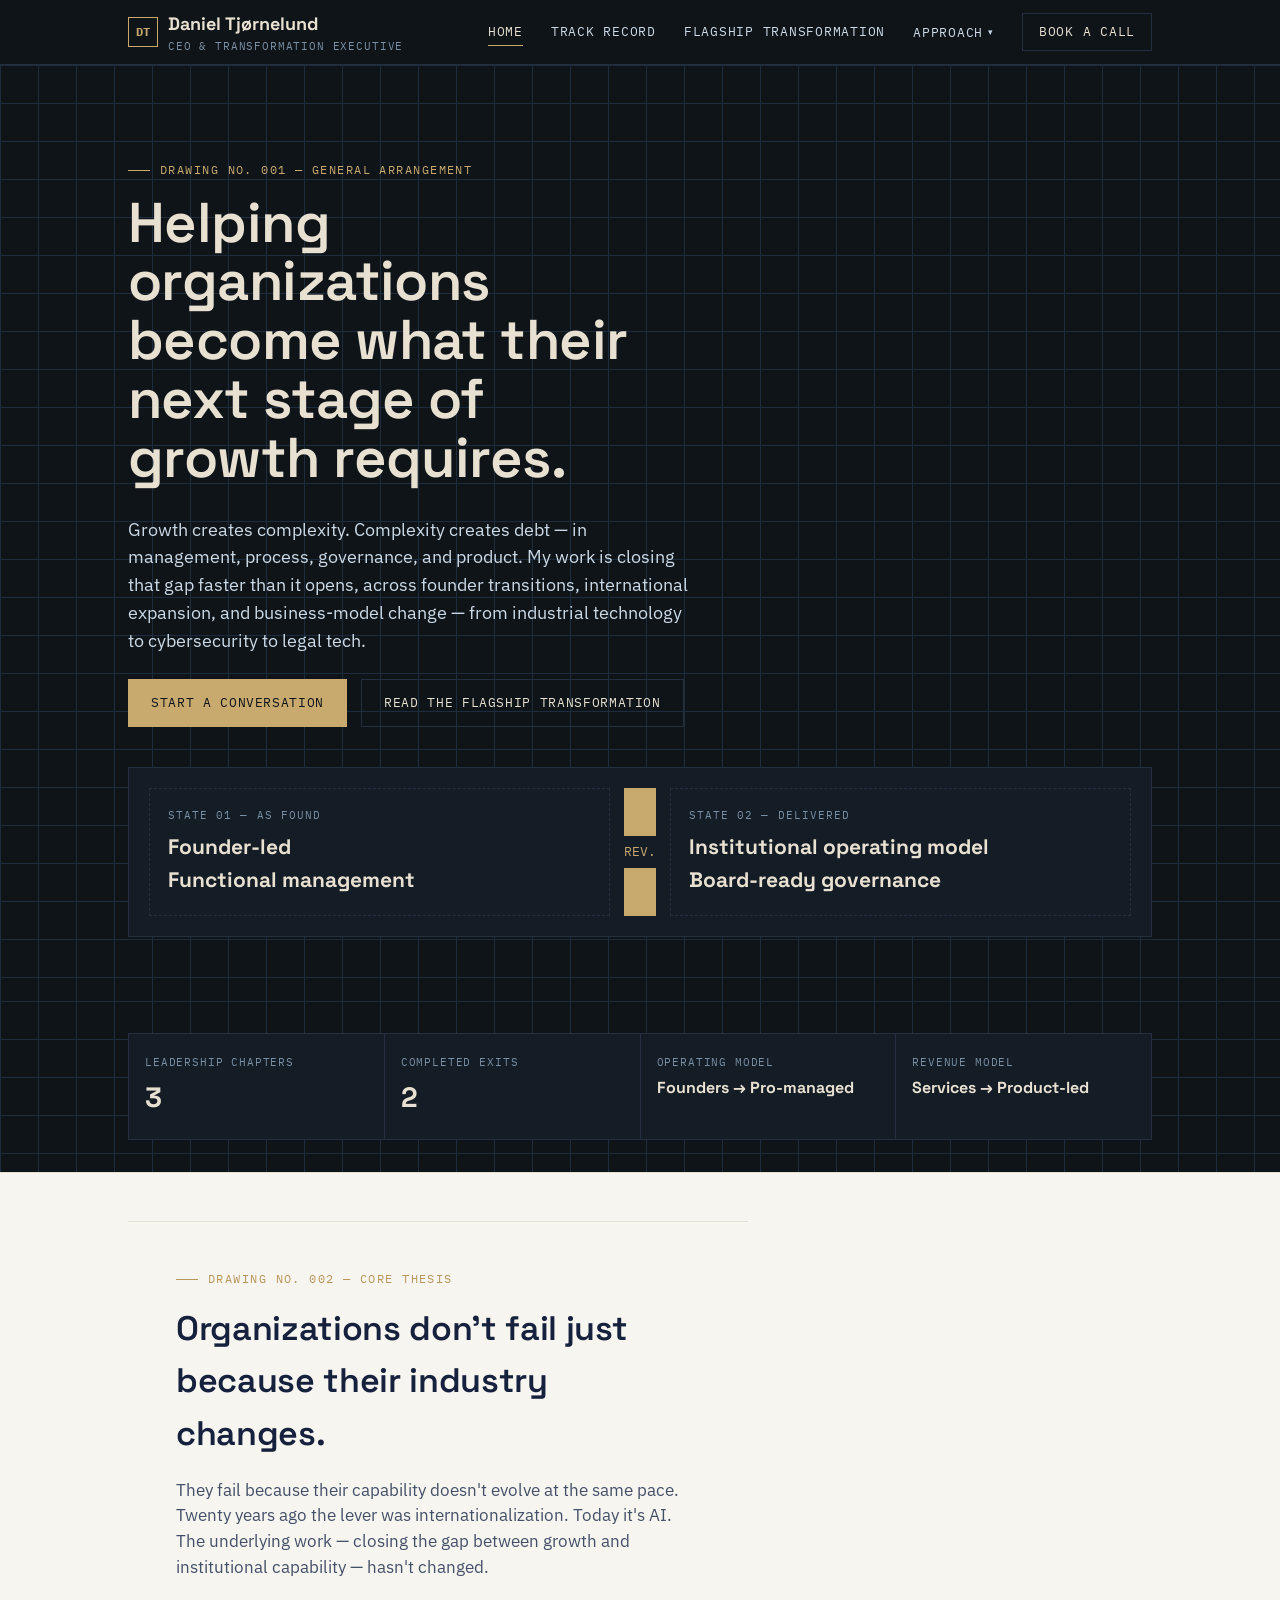
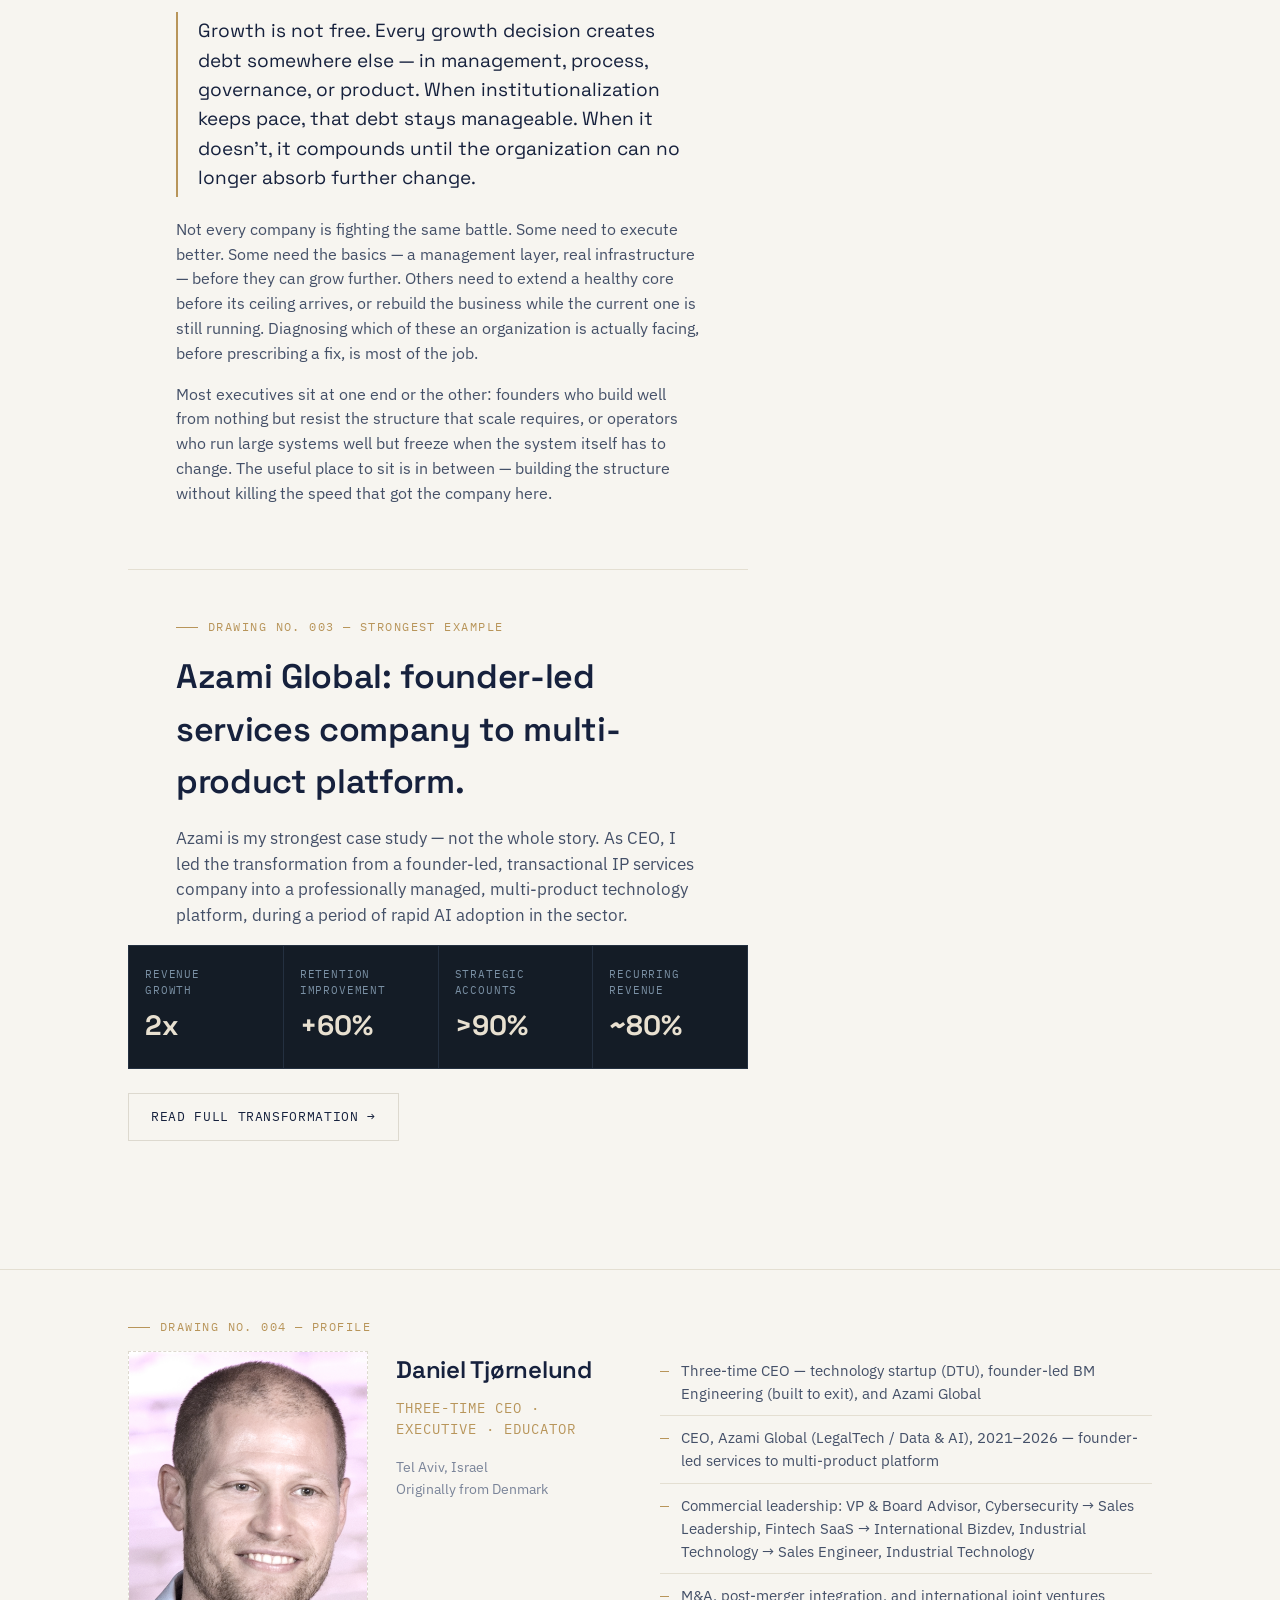
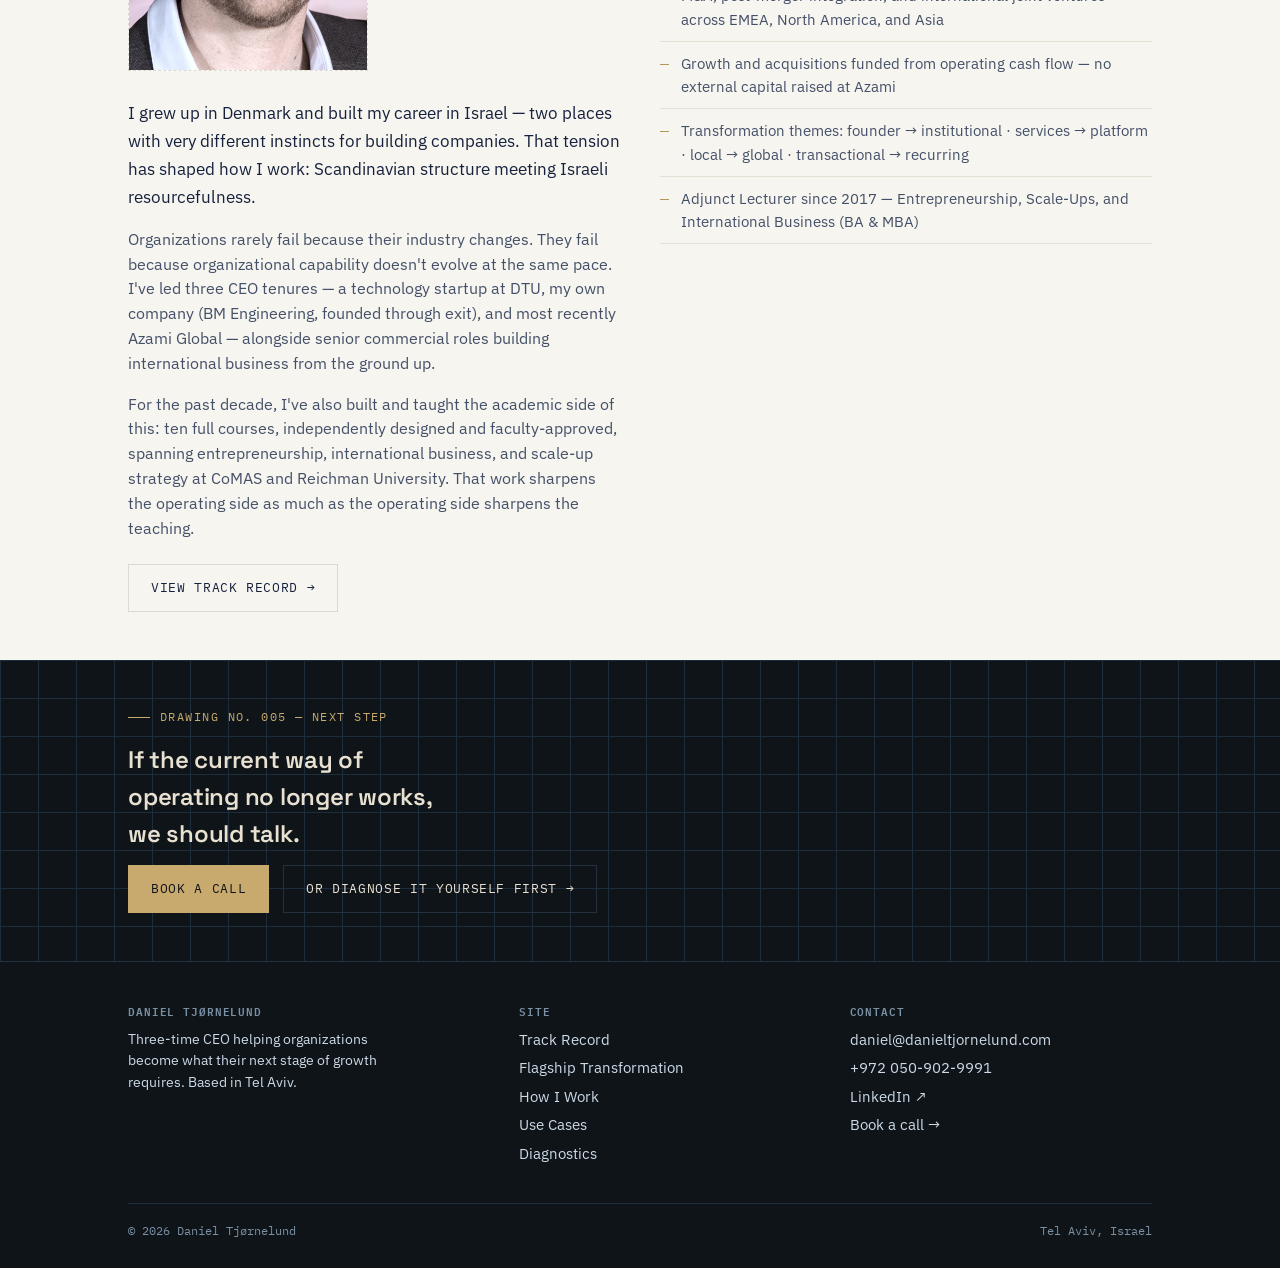
<file: index.html>
<!doctype html>
<html lang="en">
<head>
<meta charset="UTF-8">
<meta name="viewport" content="width=device-width, initial-scale=1">
<title>Daniel Tjørnelund | Executive — Organizational Growth &amp; Capability</title>
<meta name="description" content="Three-time CEO helping organizations become what their next stage of growth requires. Based in Tel Aviv.">
<link rel="canonical" href="https://www.danieltjornelund.com/">
<link rel="preconnect" href="https://fonts.googleapis.com">
<link href="https://fonts.googleapis.com/css2?family=Space+Grotesk:wght@500;600;700&family=IBM+Plex+Sans:wght@400;500;600&family=IBM+Plex+Mono:wght@400;500&display=swap" rel="stylesheet">
<link rel="stylesheet" href="styles.css?v=6">
</head>
<body>

<header class="site-header">
  <div class="wrap">
    <a class="brand" href="index.html">
      <span class="mark">DT</span>
      <span>Daniel Tjørnelund<small>CEO & Transformation Executive</small></span>
    </a>
    <nav class="primary">
      <a href="index.html" class="active">Home</a>
      <a href="track-record.html">Track Record</a>
      <a href="flagship-transformation.html">Flagship Transformation</a>
      <div class="nav-dropdown"><button class="dropdown-toggle" type="button">Approach<span class="caret">▾</span></button><div class="dropdown-menu"><a href="how-i-work.html">How I Work</a><a href="use-cases.html">Use Cases</a><a href="diagnostics.html">Diagnostics</a></div></div>
      <a href="book-daniel.html" class="btn" style="padding:8px 16px;color:var(--dark-ink);border-color:var(--dark-card-border);">Book a Call</a>
    </nav>
    <button class="menu-btn" aria-label="Open menu" aria-expanded="false">
      <svg viewBox="0 0 24 24" fill="none" stroke="currentColor" stroke-width="2"><line x1="3" y1="6" x2="21" y2="6"/><line x1="3" y1="12" x2="21" y2="12"/><line x1="3" y1="18" x2="21" y2="18"/></svg>
    </button>
  </div>
  <nav class="mobile-nav">
    <a href="index.html">Home</a>
    <a href="track-record.html">Track Record</a>
    <a href="flagship-transformation.html">Flagship Transformation</a>
    <a href="how-i-work.html">How I Work</a>
    <a href="use-cases.html">Use Cases</a><a href="diagnostics.html">Diagnostics</a>
    <a href="book-daniel.html">Book a Call</a>
  </nav>
</header>

<main>
  <!-- DARK: Hero -->
  <section class="hero dark-section" style="border-top:none;">
    <div class="wrap">
      <div class="eyebrow">Drawing No. 001 — General Arrangement</div>
      <h1>Helping organizations become what their next stage of growth requires.</h1>
      <p class="lede">Growth creates complexity. Complexity creates debt — in management, process, governance, and product. My work is closing that gap faster than it opens, across founder transitions, international expansion, and business-model change — from industrial technology to cybersecurity to legal tech.</p>
      <div style="display:flex;gap:14px;flex-wrap:wrap;margin-top:24px;">
        <a href="book-daniel.html" class="btn primary">Start a conversation</a>
        <a href="flagship-transformation.html" class="btn">Read the flagship transformation</a>
      </div>
      <div class="schematic">
        <div class="schematic-row">
          <div class="state-block">
            <span class="tag">State 01 — As found</span>
            <div class="val">Founder-led</div>
            <div class="val">Functional management</div>
          </div>
          <div class="state-arrow"><div class="line"></div>REV.<div class="line"></div></div>
          <div class="state-block">
            <span class="tag">State 02 — Delivered</span>
            <div class="val">Institutional operating model</div>
            <div class="val">Board-ready governance</div>
          </div>
        </div>
      </div>
    </div>
  </section>

  <!-- DARK: Metrics strip -->
  <section class="tight dark-section">
    <div class="wrap">
      <div class="metrics">
        <div class="metric"><span class="tag">Leadership chapters</span><div class="val">3</div></div>
        <div class="metric"><span class="tag">Completed exits</span><div class="val">2</div></div>
        <div class="metric"><span class="tag">Operating model</span><div class="val mono" style="font-size:16px;">Founders → Pro-managed</div></div>
        <div class="metric"><span class="tag">Revenue model</span><div class="val mono" style="font-size:16px;">Services → Product-led</div></div>
      </div>
    </div>
  </section>

  <!-- LIGHT: Flagship case -->
  <section>
    <div class="wrap">
      <div class="section-head">
  <section>
    <div class="wrap">
      <div class="section-head">
        <div class="eyebrow">Drawing No. 002 — Core Thesis</div>
        <h2>Organizations don't fail just because their industry changes.</h2>
        <p class="lede">They fail because their capability doesn't evolve at the same pace. Twenty years ago the lever was internationalization. Today it's AI. The underlying work — closing the gap between growth and institutional capability — hasn't changed.</p>
      </div>
      <blockquote>Growth is not free. Every growth decision creates debt somewhere else — in management, process, governance, or product. When institutionalization keeps pace, that debt stays manageable. When it doesn't, it compounds until the organization can no longer absorb further change.</blockquote>
      <p style="margin-top:20px; max-width:62ch;">Not every company is fighting the same battle. Some need to execute better. Some need the basics — a management layer, real infrastructure — before they can grow further. Others need to extend a healthy core before its ceiling arrives, or rebuild the business while the current one is still running. Diagnosing which of these an organization is actually facing, before prescribing a fix, is most of the job.</p>
      <p style="margin-top:16px; max-width:62ch;">Most executives sit at one end or the other: founders who build well from nothing but resist the structure that scale requires, or operators who run large systems well but freeze when the system itself has to change. The useful place to sit is in between — building the structure without killing the speed that got the company here.</p>
    </div>
  </section>

  <section>
    <div class="wrap">
        <div class="eyebrow">Drawing No. 003 — Strongest Example</div>
        <h2>Azami Global: founder-led services company to multi-product platform.</h2>
        <p class="lede">Azami is my strongest case study — not the whole story. As CEO, I led the transformation from a founder-led, transactional IP services company into a professionally managed, multi-product technology platform, during a period of rapid AI adoption in the sector.</p>
      </div>
      <div class="metrics">
        <div class="metric"><span class="tag">Revenue<br>Growth</span><div class="val">2x</div></div>
        <div class="metric"><span class="tag">Retention<br>Improvement</span><div class="val">+60%</div></div>
        <div class="metric"><span class="tag">Strategic<br>Accounts</span><div class="val">&gt;90%</div></div>
        <div class="metric"><span class="tag">Recurring<br>Revenue</span><div class="val">~80%</div></div>
      </div>
      <div style="margin-top:24px;">
        <a href="flagship-transformation.html" class="btn">Read full transformation →</a>
      </div>
    </div>
  </section>

  <!-- LIGHT: Profile -->
  <section>
    <div class="wrap">
      <div class="eyebrow">Drawing No. 004 — Profile</div>
      <div class="grid cols-2" style="align-items:start;gap:40px;">
        <div>
          <div style="display:flex;gap:28px;align-items:flex-start;margin-bottom:28px;">
            <img src="photo.jpg" alt="Daniel Tjørnelund" class="photo-placeholder" style="object-fit:cover;">
            <div>
              <h2 style="margin-bottom:10px;">Daniel Tjørnelund</h2>
              <p style="font-size:14px;font-family:var(--mono);text-transform:uppercase;letter-spacing:.07em;color:var(--gold);margin-bottom:16px;">Three-Time CEO · Executive · Educator</p>
              <p style="font-size:14px;color:var(--graphite);">Tel Aviv, Israel<br>Originally from Denmark</p>
            </div>
          </div>
          <p style="font-size:17px;color:var(--ink);line-height:1.65;margin-bottom:16px;">I grew up in Denmark and built my career in Israel — two places with very different instincts for building companies. That tension has shaped how I work: Scandinavian structure meeting Israeli resourcefulness.</p>
          <p>Organizations rarely fail because their industry changes. They fail because organizational capability doesn't evolve at the same pace. I've led three CEO tenures — a technology startup at DTU, my own company (BM Engineering, founded through exit), and most recently Azami Global — alongside senior commercial roles building international business from the ground up.</p>
          <p>For the past decade, I've also built and taught the academic side of this: ten full courses, independently designed and faculty-approved, spanning entrepreneurship, international business, and scale-up strategy at CoMAS and Reichman University. That work sharpens the operating side as much as the operating side sharpens the teaching.</p>
          <a href="track-record.html" class="btn" style="margin-top:8px;">View track record →</a>
        </div>
        <ul class="spec-list" style="margin-top:8px;">
          <li>Three-time CEO — technology startup (DTU), founder-led BM Engineering (built to exit), and Azami Global</li>
          <li>CEO, Azami Global (LegalTech / Data &amp; AI), 2021–2026 — founder-led services to multi-product platform</li>
          <li>Commercial leadership: VP &amp; Board Advisor, Cybersecurity → Sales Leadership, Fintech SaaS → International Bizdev, Industrial Technology → Sales Engineer, Industrial Technology</li>
          <li>M&amp;A, post-merger integration, and international joint ventures across EMEA, North America, and Asia</li>
          <li>Growth and acquisitions funded from operating cash flow — no external capital raised at Azami</li>
          <li>Transformation themes: founder → institutional · services → platform · local → global · transactional → recurring</li>
          <li>Adjunct Lecturer since 2017 — Entrepreneurship, Scale-Ups, and International Business (BA &amp; MBA)</li>
        </ul>
      </div>
    </div>
  </section>

  <!-- DARK: CTA -->
  <section class="dark-section">
    <div class="wrap">
      <div class="eyebrow">Drawing No. 005 — Next Step</div>
      <h2 style="max-width:20ch;">If the current way of operating no longer works, we should talk.</h2>
      <div style="display:flex; gap:14px; flex-wrap:wrap;">
        <a href="book-daniel.html" class="btn primary">Book a call</a>
        <a href="diagnostics.html" class="btn">Or diagnose it yourself first →</a>
      </div>
    </div>
  </section>
</main>

<footer class="site-footer">
  <div class="wrap">
    <div class="footer-grid">
      <div>
        <h4>Daniel Tjørnelund</h4>
        <p style="font-size:14px;max-width:34ch;">Three-time CEO helping organizations become what their next stage of growth requires. Based in Tel Aviv.</p>
      </div>
      <div>
        <h4>Site</h4>
        <a href="track-record.html">Track Record</a>
        <a href="flagship-transformation.html">Flagship Transformation</a>
        <a href="how-i-work.html">How I Work</a>
        <a href="use-cases.html">Use Cases</a><a href="diagnostics.html">Diagnostics</a>
      </div>
      <div>
        <h4>Contact</h4>
        <a href="mailto:daniel@danieltjornelund.com">daniel@danieltjornelund.com</a>
        <a href="tel:+972509029991">+972 050-902-9991</a>
        <a href="http://www.linkedin.com/in/danieltjornelund" target="_blank" rel="noopener">LinkedIn ↗</a>
        <a href="book-daniel.html">Book a call →</a>
      </div>
    </div>
    <div class="footer-bottom">
      <span>© 2026 Daniel Tjørnelund</span>
      <span>Tel Aviv, Israel</span>
    </div>
  </div>
</footer>
<script src="main.js?v=2"></script>
</body>
</html>
</file>
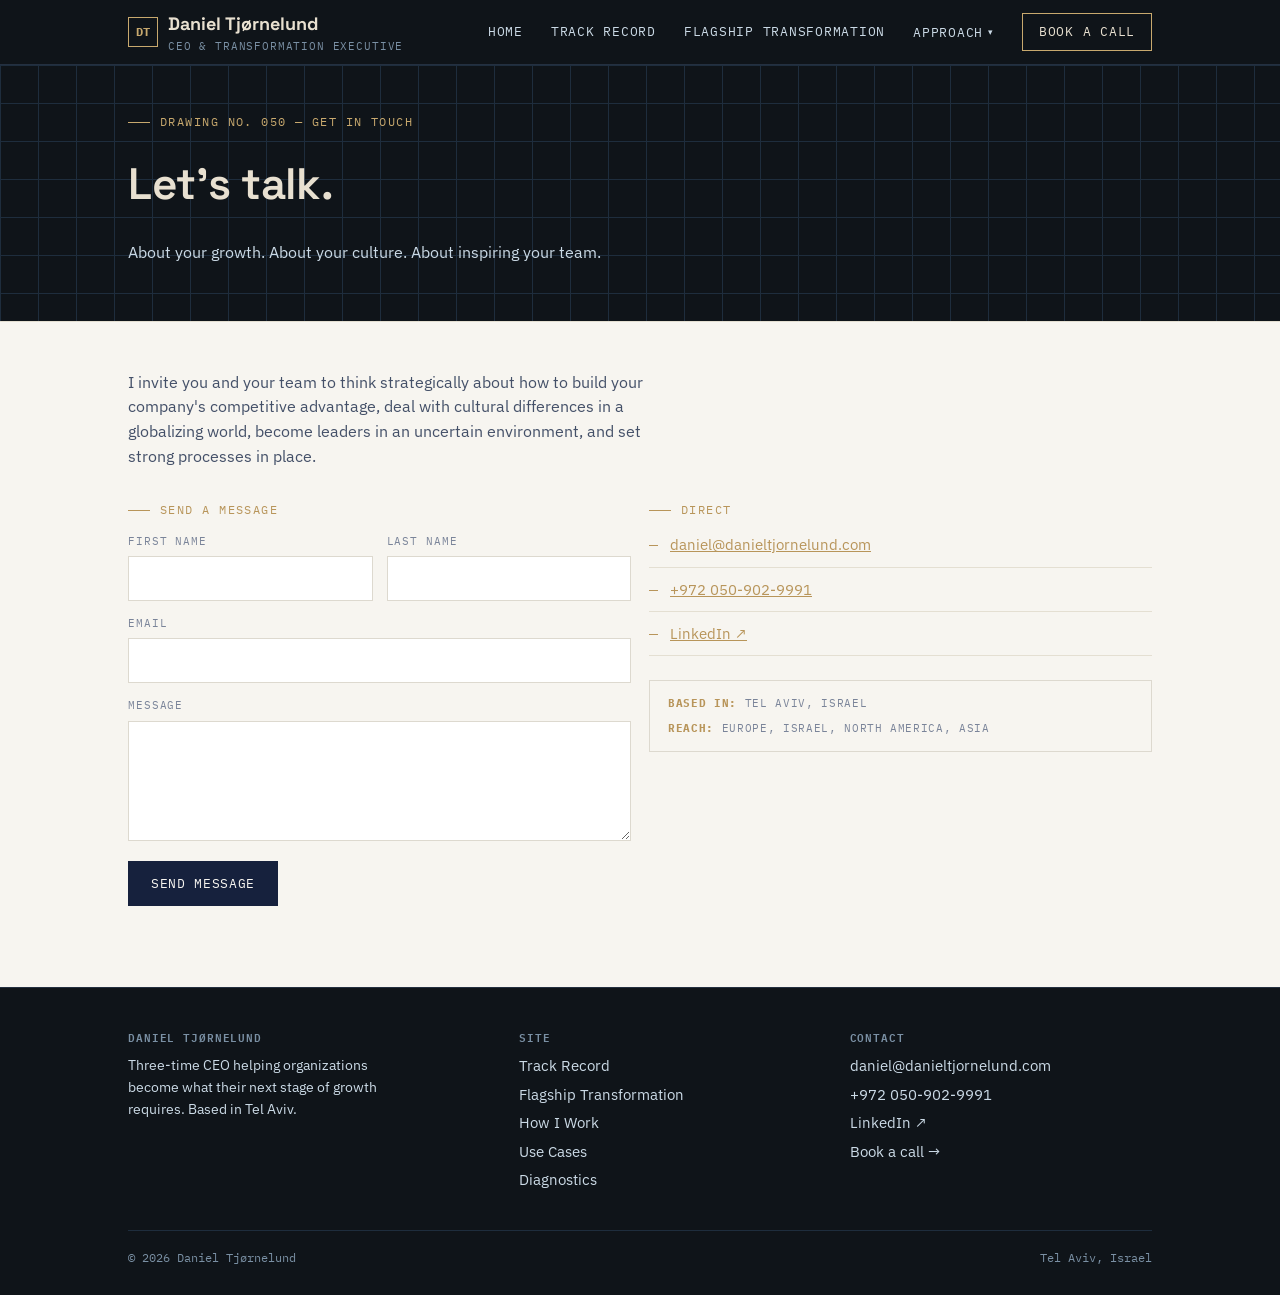
<file: book-daniel.html>
<!doctype html>
<html lang="en">
<head>
<meta charset="UTF-8"><meta name="viewport" content="width=device-width, initial-scale=1">
<title>Book Daniel Tjørnelund | Contact</title>
<meta name="description" content="Get in touch with Daniel Tjørnelund about transformation, scale-up strategy, or speaking.">
<link rel="canonical" href="https://www.danieltjornelund.com/book-daniel.html">
<link rel="preconnect" href="https://fonts.googleapis.com">
<link href="https://fonts.googleapis.com/css2?family=Space+Grotesk:wght@500;600;700&family=IBM+Plex+Sans:wght@400;500;600&family=IBM+Plex+Mono:wght@400;500&display=swap" rel="stylesheet">
<link rel="stylesheet" href="styles.css?v=6">
</head>
<body>
<header class="site-header">
  <div class="wrap">
    <a class="brand" href="index.html"><span class="mark">DT</span><span>Daniel Tjørnelund<small>CEO & Transformation Executive</small></span></a>
    <nav class="primary">
      <a href="index.html">Home</a><a href="track-record.html">Track Record</a><a href="flagship-transformation.html">Flagship Transformation</a><div class="nav-dropdown"><button class="dropdown-toggle" type="button">Approach<span class="caret">▾</span></button><div class="dropdown-menu"><a href="how-i-work.html">How I Work</a><a href="use-cases.html">Use Cases</a><a href="diagnostics.html">Diagnostics</a></div></div>
      <a href="book-daniel.html" class="btn active" style="padding:8px 16px;color:var(--dark-ink);border-color:var(--dark-gold);">Book a Call</a>
    </nav>
    <button class="menu-btn" aria-label="Open menu" aria-expanded="false"><svg viewBox="0 0 24 24" fill="none" stroke="currentColor" stroke-width="2"><line x1="3" y1="6" x2="21" y2="6"/><line x1="3" y1="12" x2="21" y2="12"/><line x1="3" y1="18" x2="21" y2="18"/></svg></button>
  </div>
  <nav class="mobile-nav"><a href="index.html">Home</a><a href="track-record.html">Track Record</a><a href="flagship-transformation.html">Flagship Transformation</a><a href="how-i-work.html">How I Work</a><a href="use-cases.html">Use Cases</a><a href="diagnostics.html">Diagnostics</a><a href="book-daniel.html">Book a Call</a></nav>
</header>
<main>
  <section class="page-hero dark-section" style="border-top:none;">
    <div class="wrap">
      <div class="eyebrow">Drawing No. 050 — Get in Touch</div>
      <h1>Let's talk.</h1>
      <p class="lede">About your growth. About your culture. About inspiring your team.</p>
    </div>
  </section>
  <section>
    <div class="wrap">
      <p style="max-width:56ch;margin-bottom:32px;">I invite you and your team to think strategically about how to build your company's competitive advantage, deal with cultural differences in a globalizing world, become leaders in an uncertain environment, and set strong processes in place.</p>
      <div class="grid cols-2" style="align-items:start;">
        <div>
          <div class="eyebrow">Send a message</div>
          <form class="contact-form">
            <div class="form-row two">
              <div><label for="firstName">First name</label><input id="firstName" name="firstName" type="text" required></div>
              <div><label for="lastName">Last name</label><input id="lastName" name="lastName" type="text" required></div>
            </div>
            <div><label for="email">Email</label><input id="email" name="email" type="email" required></div>
            <div><label for="message">Message</label><textarea id="message" name="message" required></textarea></div>
            <input type="hidden" name="_next" value="https://www.danieltjornelund.com/book-daniel.html?submitted=true">
            <div><button type="submit" class="btn primary">Send message</button><p class="form-status" role="status" aria-live="polite"></p></div>
          </form>
        </div>
        <div>
          <div class="eyebrow">Direct</div>
          <ul class="spec-list">
            <li><a href="mailto:daniel@danieltjornelund.com" style="color:var(--gold);">daniel@danieltjornelund.com</a></li>
            <li><a href="tel:+972509029991" style="color:var(--gold);">+972 050-902-9991</a></li>
            <li><a href="http://www.linkedin.com/in/danieltjornelund" target="_blank" rel="noopener" style="color:var(--gold);">LinkedIn ↗</a></li>
          </ul>
          <div class="title-block" style="margin-top:24px;">
            <span><strong>Based in:</strong> Tel Aviv, Israel</span>
            <span><strong>Reach:</strong> Europe, Israel, North America, Asia</span>
          </div>
        </div>
      </div>
    </div>
  </section>
</main>
<footer class="site-footer"><div class="wrap"><div class="footer-grid"><div><h4>Daniel Tjørnelund</h4><p style="font-size:14px;max-width:34ch;">Three-time CEO helping organizations become what their next stage of growth requires. Based in Tel Aviv.</p></div><div><h4>Site</h4><a href="track-record.html">Track Record</a><a href="flagship-transformation.html">Flagship Transformation</a><a href="how-i-work.html">How I Work</a><a href="use-cases.html">Use Cases</a><a href="diagnostics.html">Diagnostics</a></div><div><h4>Contact</h4><a href="mailto:daniel@danieltjornelund.com">daniel@danieltjornelund.com</a><a href="tel:+972509029991">+972 050-902-9991</a><a href="http://www.linkedin.com/in/danieltjornelund" target="_blank" rel="noopener">LinkedIn ↗</a><a href="book-daniel.html">Book a call →</a></div></div><div class="footer-bottom"><span>© 2026 Daniel Tjørnelund</span><span>Tel Aviv, Israel</span></div></div></footer>
<script src="main.js?v=2"></script>
</body>
</html>
</file>
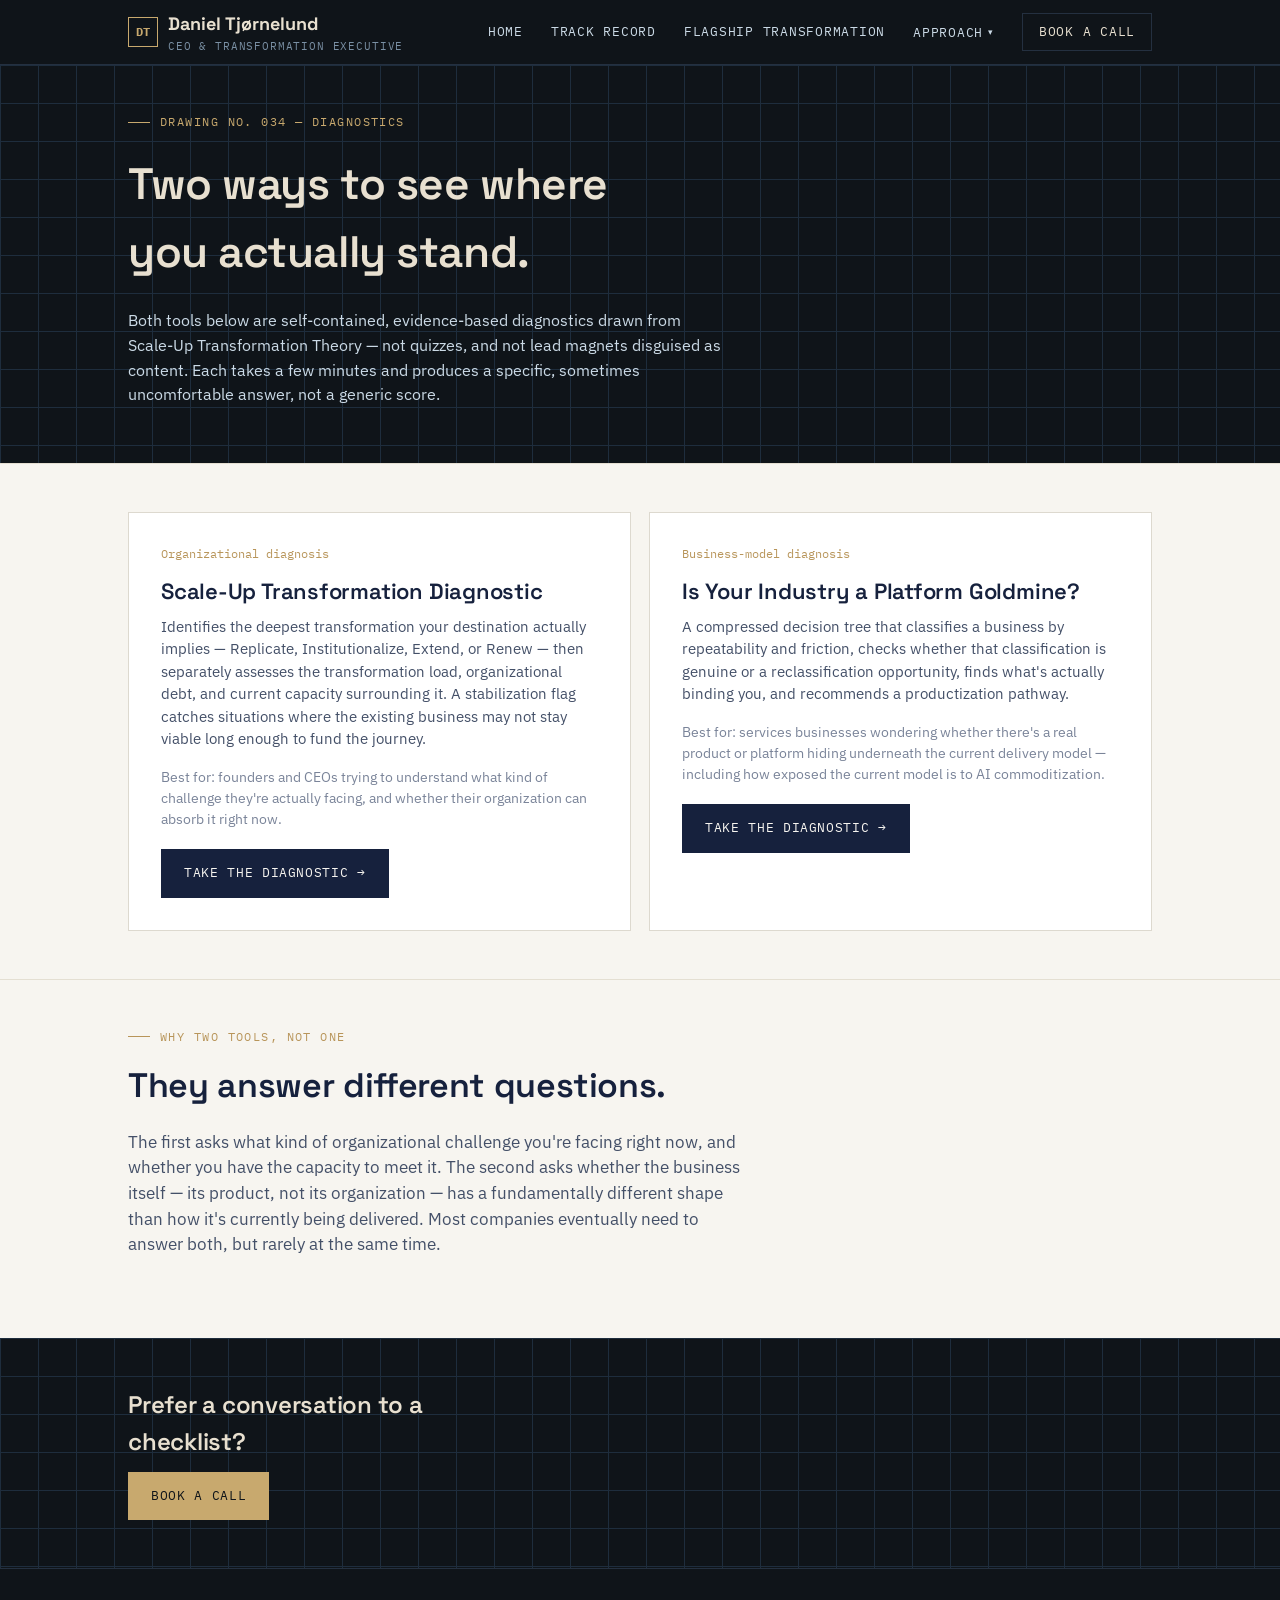
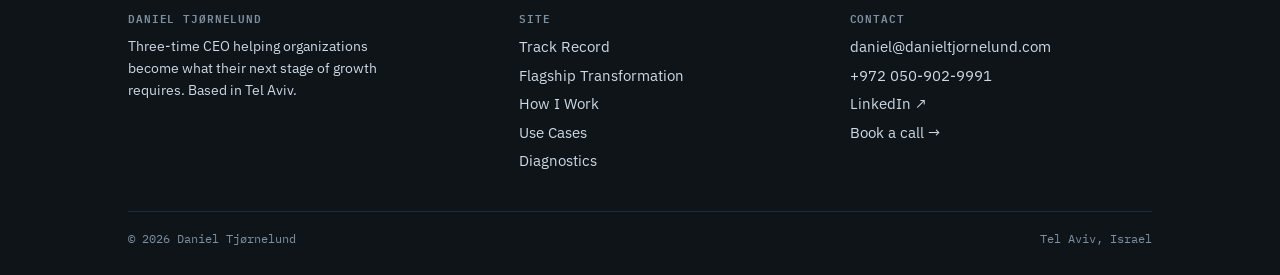
<file: diagnostics.html>
<!doctype html>
<html lang="en">
<head>
<meta charset="UTF-8"><meta name="viewport" content="width=device-width, initial-scale=1">
<title>Diagnostics | Daniel Tjørnelund</title>
<meta name="description" content="Two self-assessment tools drawn from Scale-Up Transformation Theory — one on organizational transformation stage, one on productization readiness.">
<link rel="canonical" href="https://www.danieltjornelund.com/diagnostics.html">
<link rel="preconnect" href="https://fonts.googleapis.com">
<link href="https://fonts.googleapis.com/css2?family=Space+Grotesk:wght@500;600;700&family=IBM+Plex+Sans:wght@400;500;600&family=IBM+Plex+Mono:wght@400;500&display=swap" rel="stylesheet">
<link rel="stylesheet" href="styles.css?v=6">
</head>
<body>
<header class="site-header">
  <div class="wrap">
    <a class="brand" href="index.html"><span class="mark">DT</span><span>Daniel Tjørnelund<small>CEO &amp; Transformation Executive</small></span></a>
    <nav class="primary">
      <a href="index.html">Home</a><a href="track-record.html">Track Record</a><a href="flagship-transformation.html">Flagship Transformation</a><div class="nav-dropdown"><button class="dropdown-toggle active" type="button">Approach<span class="caret">▾</span></button><div class="dropdown-menu"><a href="how-i-work.html">How I Work</a><a href="use-cases.html">Use Cases</a><a href="diagnostics.html" class="active">Diagnostics</a></div></div>
      <a href="book-daniel.html" class="btn" style="padding:8px 16px;color:var(--dark-ink);border-color:var(--dark-card-border);">Book a Call</a>
    </nav>
    <button class="menu-btn" aria-label="Open menu" aria-expanded="false"><svg viewBox="0 0 24 24" fill="none" stroke="currentColor" stroke-width="2"><line x1="3" y1="6" x2="21" y2="6"/><line x1="3" y1="12" x2="21" y2="12"/><line x1="3" y1="18" x2="21" y2="18"/></svg></button>
  </div>
  <nav class="mobile-nav"><a href="index.html">Home</a><a href="track-record.html">Track Record</a><a href="flagship-transformation.html">Flagship Transformation</a><a href="how-i-work.html">How I Work</a><a href="use-cases.html">Use Cases</a><a href="diagnostics.html">Diagnostics</a><a href="book-daniel.html">Book a Call</a></nav>
</header>
<main>
  <section class="page-hero dark-section" style="border-top:none;">
    <div class="wrap">
      <div class="eyebrow">Drawing No. 034 — Diagnostics</div>
      <h1>Two ways to see where you actually stand.</h1>
      <p class="lede">Both tools below are self-contained, evidence-based diagnostics drawn from Scale-Up Transformation Theory — not quizzes, and not lead magnets disguised as content. Each takes a few minutes and produces a specific, sometimes uncomfortable answer, not a generic score.</p>
    </div>
  </section>

  <section>
    <div class="wrap">
      <div class="grid cols-2">
        <div class="card" style="padding:32px;">
          <span class="num">Organizational diagnosis</span>
          <h3 style="font-size:22px;">Scale-Up Transformation Diagnostic</h3>
          <p style="margin-bottom:16px;">Identifies the deepest transformation your destination actually implies — Replicate, Institutionalize, Extend, or Renew — then separately assesses the transformation load, organizational debt, and current capacity surrounding it. A stabilization flag catches situations where the existing business may not stay viable long enough to fund the journey.</p>
          <p style="font-size:13.5px; color:var(--graphite); margin-bottom:20px;">Best for: founders and CEOs trying to understand what kind of challenge they're actually facing, and whether their organization can absorb it right now.</p>
          <a href="stage-diagnostic.html" class="btn primary">Take the diagnostic →</a>
        </div>
        <div class="card" style="padding:32px;">
          <span class="num">Business-model diagnosis</span>
          <h3 style="font-size:22px;">Is Your Industry a Platform Goldmine?</h3>
          <p style="margin-bottom:16px;">A compressed decision tree that classifies a business by repeatability and friction, checks whether that classification is genuine or a reclassification opportunity, finds what's actually binding you, and recommends a productization pathway.</p>
          <p style="font-size:13.5px; color:var(--graphite); margin-bottom:20px;">Best for: services businesses wondering whether there's a real product or platform hiding underneath the current delivery model — including how exposed the current model is to AI commoditization.</p>
          <a href="product-readiness.html" class="btn primary">Take the diagnostic →</a>
        </div>
      </div>
    </div>
  </section>

  <section>
    <div class="wrap">
      <div class="section-head">
        <div class="eyebrow">Why two tools, not one</div>
        <h2>They answer different questions.</h2>
        <p class="lede">The first asks what kind of organizational challenge you're facing right now, and whether you have the capacity to meet it. The second asks whether the business itself — its product, not its organization — has a fundamentally different shape than how it's currently being delivered. Most companies eventually need to answer both, but rarely at the same time.</p>
      </div>
    </div>
  </section>

  <section class="dark-section">
    <div class="wrap">
      <h2 style="max-width:24ch;">Prefer a conversation to a checklist?</h2>
      <a href="book-daniel.html" class="btn primary">Book a call</a>
    </div>
  </section>
</main>
<footer class="site-footer"><div class="wrap"><div class="footer-grid"><div><h4>Daniel Tjørnelund</h4><p style="font-size:14px;max-width:34ch;">Three-time CEO helping organizations become what their next stage of growth requires. Based in Tel Aviv.</p></div><div><h4>Site</h4><a href="track-record.html">Track Record</a><a href="flagship-transformation.html">Flagship Transformation</a><a href="how-i-work.html">How I Work</a><a href="use-cases.html">Use Cases</a><a href="diagnostics.html">Diagnostics</a></div><div><h4>Contact</h4><a href="mailto:daniel@danieltjornelund.com">daniel@danieltjornelund.com</a><a href="tel:+972509029991">+972 050-902-9991</a><a href="http://www.linkedin.com/in/danieltjornelund" target="_blank" rel="noopener">LinkedIn ↗</a><a href="book-daniel.html">Book a call →</a></div></div><div class="footer-bottom"><span>© 2026 Daniel Tjørnelund</span><span>Tel Aviv, Israel</span></div></div></footer>
<script src="main.js?v=2"></script>
</body>
</html>
</file>
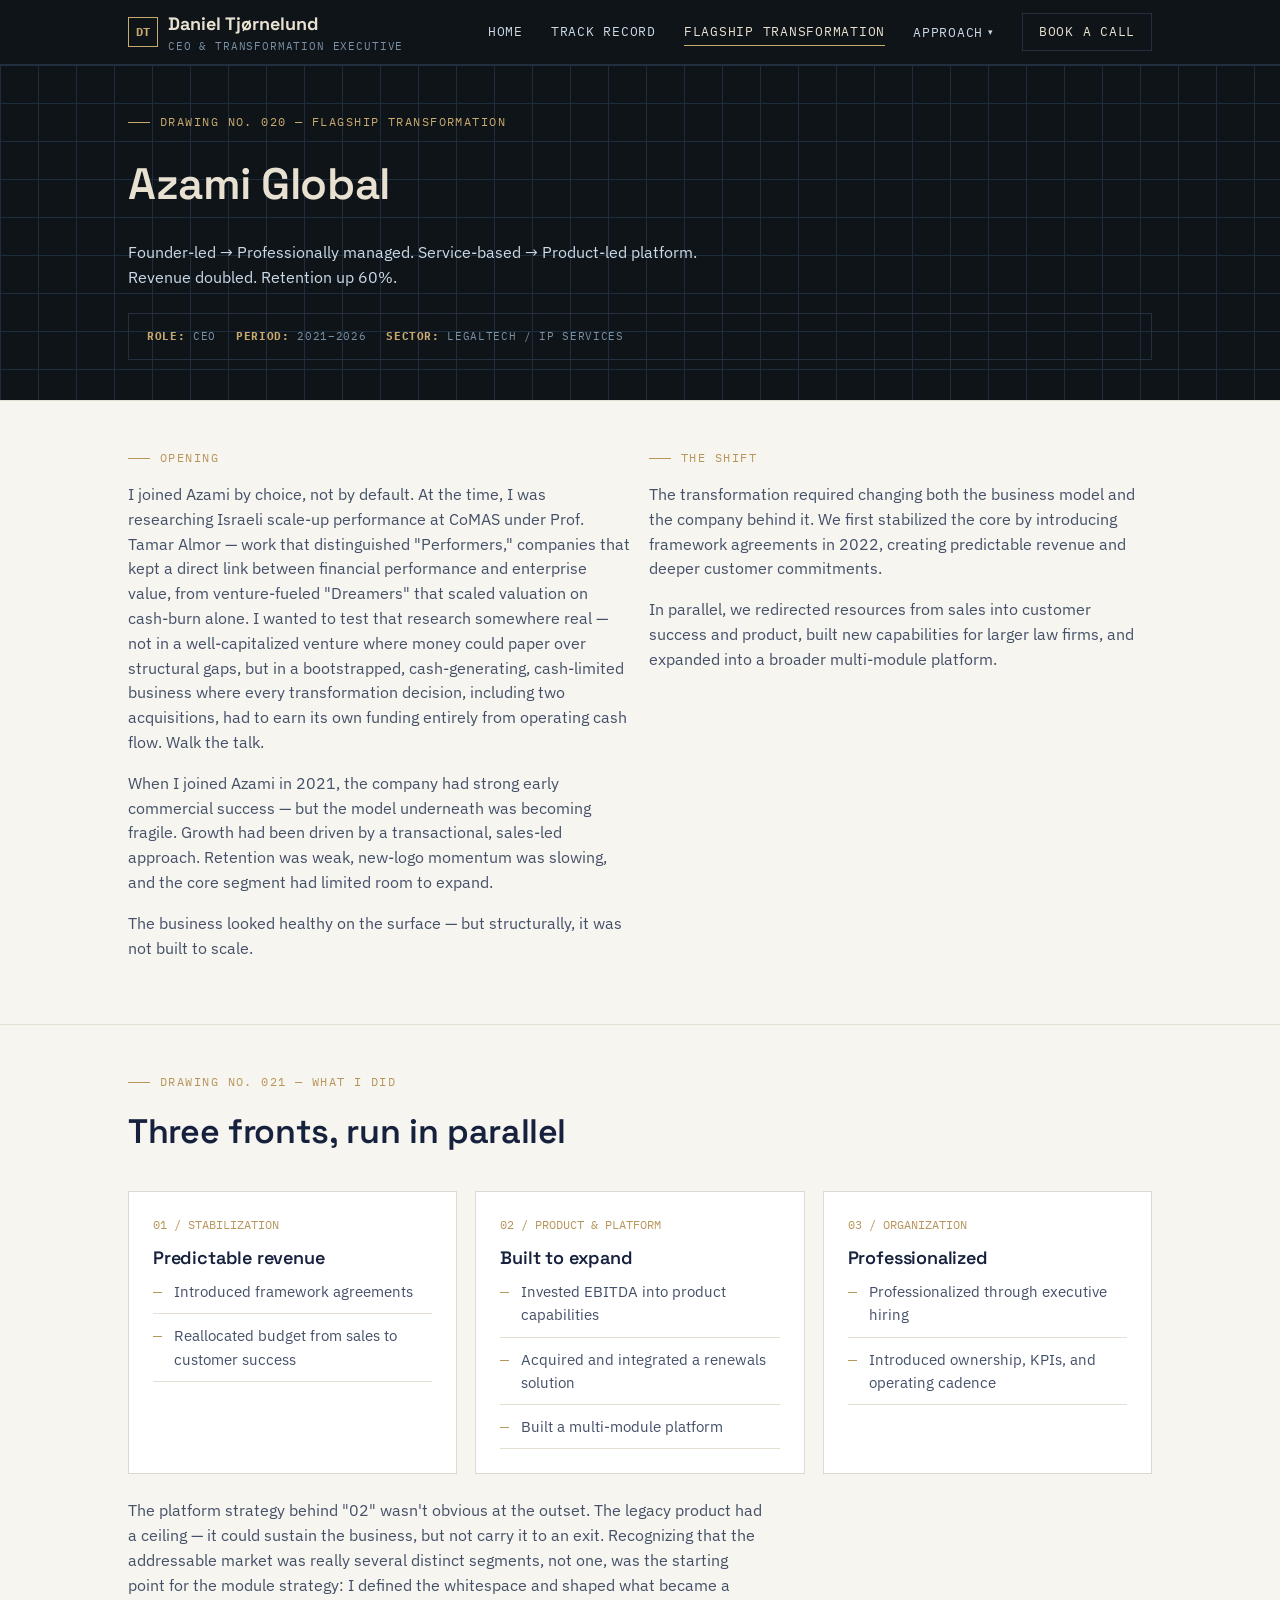
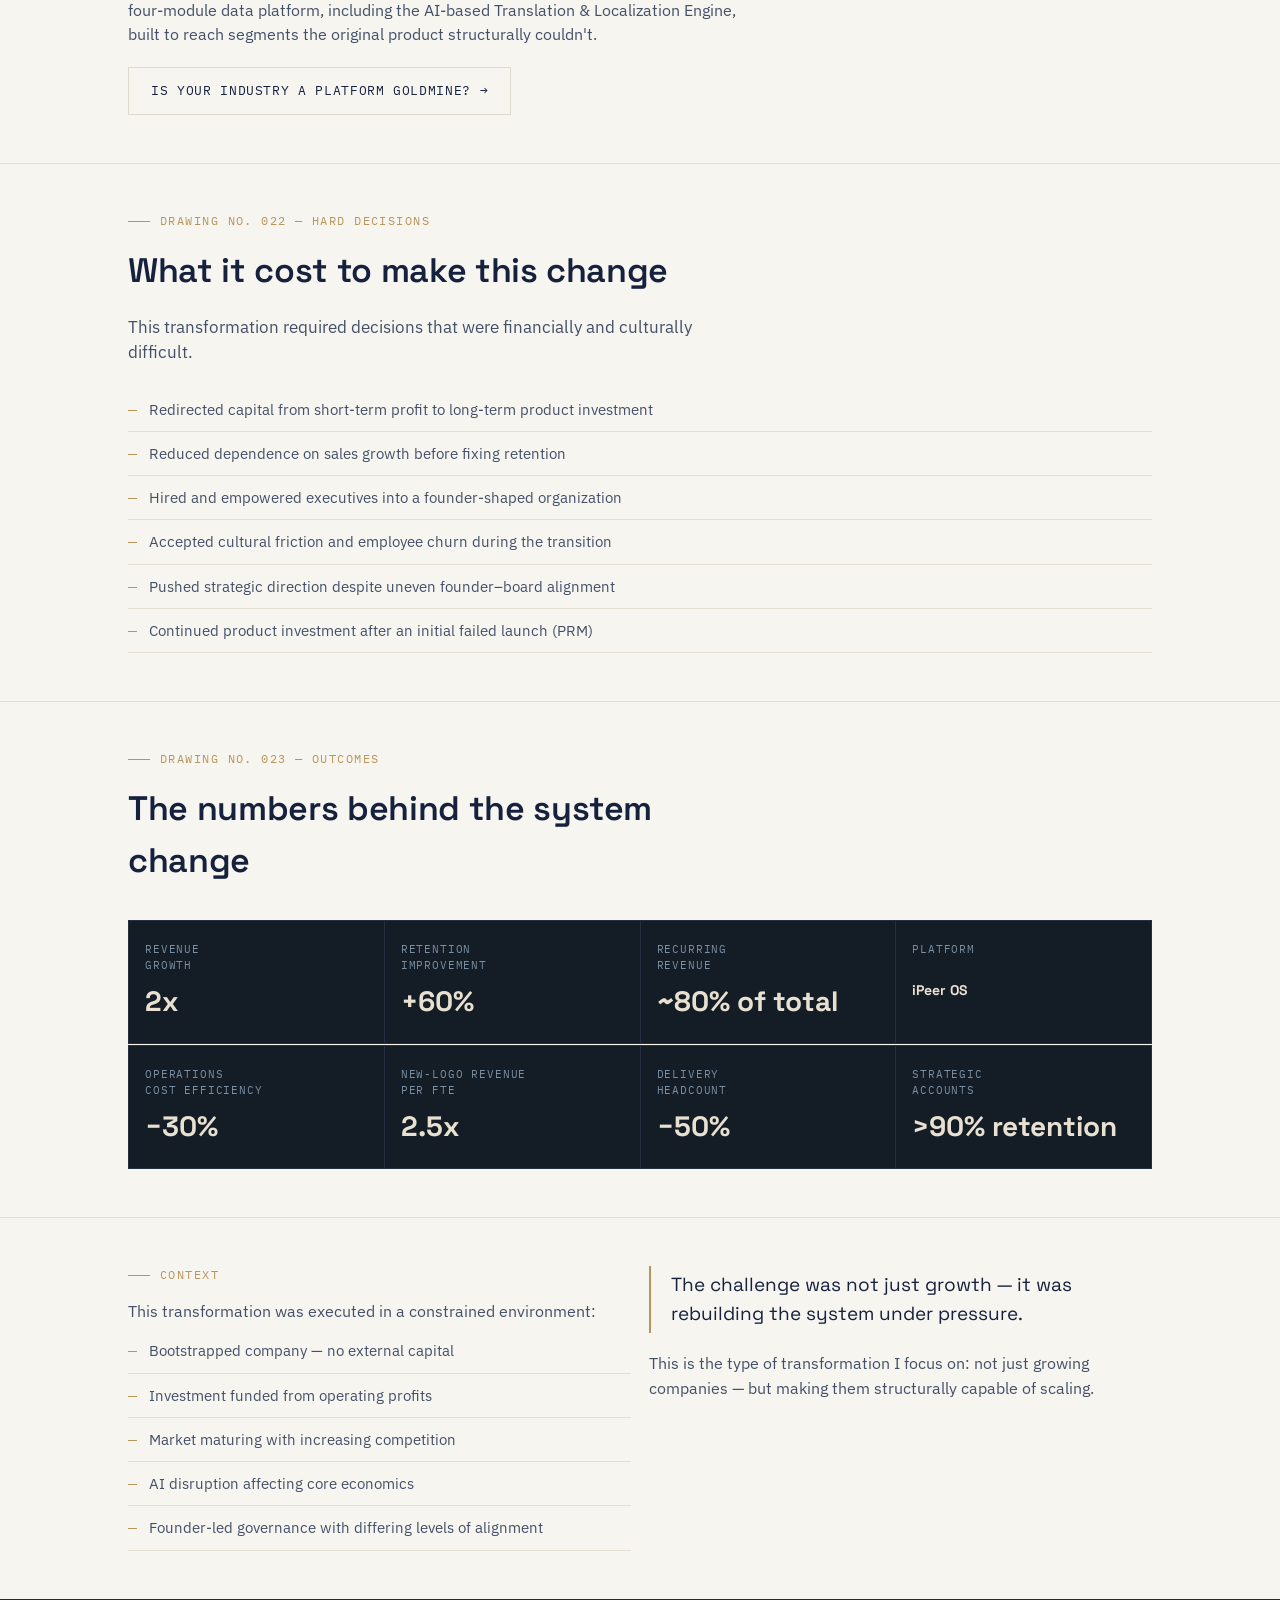
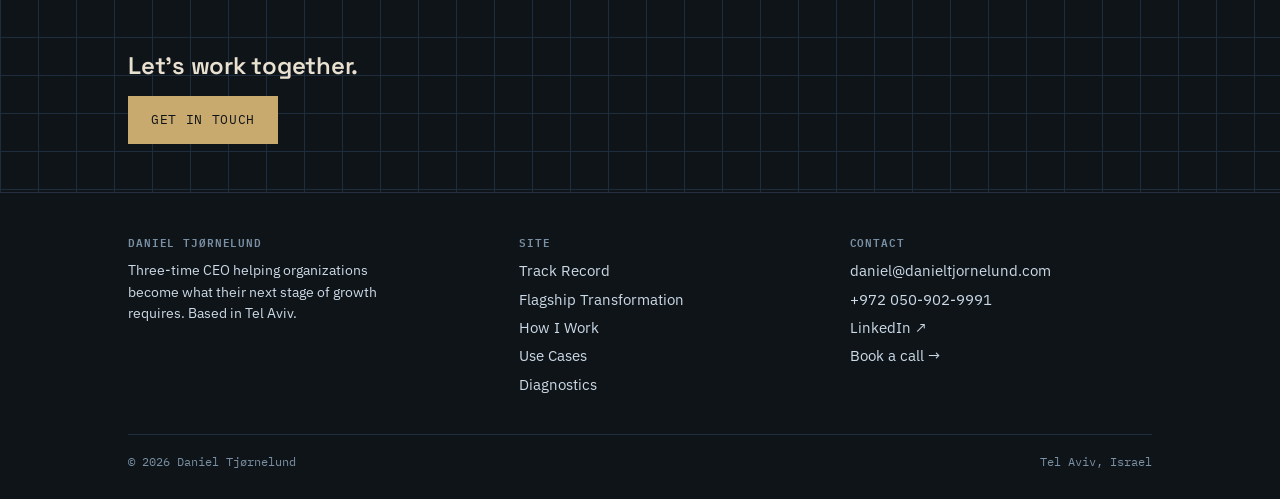
<file: flagship-transformation (1).html>
<!doctype html>
<html lang="en">
<head>
<meta charset="UTF-8"><meta name="viewport" content="width=device-width, initial-scale=1">
<title>Flagship Transformation: Azami Global | Daniel Tjørnelund</title>
<meta name="description" content="How Daniel Tjørnelund led Azami Global from a founder-led services company into a scalable, product-led platform — revenue doubled, retention up 60%.">
<link rel="canonical" href="https://www.danieltjornelund.com/flagship-transformation.html">
<link rel="preconnect" href="https://fonts.googleapis.com">
<link href="https://fonts.googleapis.com/css2?family=Space+Grotesk:wght@500;600;700&family=IBM+Plex+Sans:wght@400;500;600&family=IBM+Plex+Mono:wght@400;500&display=swap" rel="stylesheet">
<link rel="stylesheet" href="styles.css?v=5">
</head>
<body>
<header class="site-header">
  <div class="wrap">
    <a class="brand" href="index.html"><span class="mark">DT</span><span>Daniel Tjørnelund<small>CEO & Transformation Executive</small></span></a>
    <nav class="primary">
      <a href="index.html">Home</a><a href="track-record.html">Track Record</a><a href="flagship-transformation.html" class="active">Flagship Transformation</a><div class="nav-dropdown"><button class="dropdown-toggle" type="button">Approach<span class="caret">▾</span></button><div class="dropdown-menu"><a href="how-i-work.html">How I Work</a><a href="use-cases.html">Use Cases</a><a href="diagnostics.html">Diagnostics</a></div></div>
      <a href="book-daniel.html" class="btn" style="padding:8px 16px;color:var(--dark-ink);border-color:var(--dark-card-border);">Book a Call</a>
    </nav>
    <button class="menu-btn" aria-label="Open menu" aria-expanded="false"><svg viewBox="0 0 24 24" fill="none" stroke="currentColor" stroke-width="2"><line x1="3" y1="6" x2="21" y2="6"/><line x1="3" y1="12" x2="21" y2="12"/><line x1="3" y1="18" x2="21" y2="18"/></svg></button>
  </div>
  <nav class="mobile-nav"><a href="index.html">Home</a><a href="track-record.html">Track Record</a><a href="flagship-transformation.html">Flagship Transformation</a><a href="how-i-work.html">How I Work</a><a href="use-cases.html">Use Cases</a><a href="diagnostics.html">Diagnostics</a><a href="book-daniel.html">Book a Call</a></nav>
</header>
<main>
  <section class="page-hero dark-section" style="border-top:none;">
    <div class="wrap">
      <div class="eyebrow">Drawing No. 020 — Flagship Transformation</div>
      <h1>Azami Global</h1>
      <p class="lede">Founder-led → Professionally managed. Service-based → Product-led platform. Revenue doubled. Retention up 60%.</p>
      <div class="title-block"><span><strong>Role:</strong> CEO</span><span><strong>Period:</strong> 2021–2026</span><span><strong>Sector:</strong> LegalTech / IP Services</span></div>
    </div>
  </section>
  <section>
    <div class="wrap">
      <div class="grid cols-2">
        <div><div class="eyebrow">Opening</div><p>I joined Azami by choice, not by default. At the time, I was researching Israeli scale-up performance at CoMAS under Prof. Tamar Almor — work that distinguished "Performers," companies that kept a direct link between financial performance and enterprise value, from venture-fueled "Dreamers" that scaled valuation on cash-burn alone. I wanted to test that research somewhere real — not in a well-capitalized venture where money could paper over structural gaps, but in a bootstrapped, cash-generating, cash-limited business where every transformation decision, including two acquisitions, had to earn its own funding entirely from operating cash flow. Walk the talk.</p><p>When I joined Azami in 2021, the company had strong early commercial success — but the model underneath was becoming fragile. Growth had been driven by a transactional, sales-led approach. Retention was weak, new-logo momentum was slowing, and the core segment had limited room to expand.</p><p>The business looked healthy on the surface — but structurally, it was not built to scale.</p></div>
        <div><div class="eyebrow">The shift</div><p>The transformation required changing both the business model and the company behind it. We first stabilized the core by introducing framework agreements in 2022, creating predictable revenue and deeper customer commitments.</p><p>In parallel, we redirected resources from sales into customer success and product, built new capabilities for larger law firms, and expanded into a broader multi-module platform.</p></div>
      </div>
    </div>
  </section>
  <section>
    <div class="wrap">
      <div class="section-head"><div class="eyebrow">Drawing No. 021 — What I Did</div><h2>Three fronts, run in parallel</h2></div>
      <div class="grid cols-3">
        <div class="card"><span class="num">01 / STABILIZATION</span><h3>Predictable revenue</h3><ul class="spec-list"><li>Introduced framework agreements</li><li>Reallocated budget from sales to customer success</li></ul></div>
        <div class="card"><span class="num">02 / PRODUCT &amp; PLATFORM</span><h3>Built to expand</h3><ul class="spec-list"><li>Invested EBITDA into product capabilities</li><li>Acquired and integrated a renewals solution</li><li>Built a multi-module platform</li></ul></div>
        <div class="card"><span class="num">03 / ORGANIZATION</span><h3>Professionalized</h3><ul class="spec-list"><li>Professionalized through executive hiring</li><li>Introduced ownership, KPIs, and operating cadence</li></ul></div>
      </div>
      <p style="margin-top:24px; max-width:64ch;">The platform strategy behind "02" wasn't obvious at the outset. The legacy product had a ceiling — it could sustain the business, but not carry it to an exit. Recognizing that the addressable market was really several distinct segments, not one, was the starting point for the module strategy: I defined the whitespace and shaped what became a four-module data platform, including the AI-based Translation &amp; Localization Engine, built to reach segments the original product structurally couldn't.</p>
      <div style="margin-top:20px;"><a href="product-readiness.html" class="btn">Is your industry a platform goldmine? →</a></div>
    </div>
  </section>
  <section>
    <div class="wrap">
      <div class="section-head"><div class="eyebrow">Drawing No. 022 — Hard Decisions</div><h2>What it cost to make this change</h2><p class="lede">This transformation required decisions that were financially and culturally difficult.</p></div>
      <ul class="spec-list">
        <li>Redirected capital from short-term profit to long-term product investment</li>
        <li>Reduced dependence on sales growth before fixing retention</li>
        <li>Hired and empowered executives into a founder-shaped organization</li>
        <li>Accepted cultural friction and employee churn during the transition</li>
        <li>Pushed strategic direction despite uneven founder–board alignment</li>
        <li>Continued product investment after an initial failed launch (PRM)</li>
      </ul>
    </div>
  </section>
  <section>
    <div class="wrap">
      <div class="section-head"><div class="eyebrow">Drawing No. 023 — Outcomes</div><h2>The numbers behind the system change</h2></div>
      <div class="metrics">
        <div class="metric"><span class="tag">Revenue<br>Growth</span><div class="val">2x</div></div>
        <div class="metric"><span class="tag">Retention<br>Improvement</span><div class="val">+60%</div></div>
        <div class="metric"><span class="tag">Recurring<br>Revenue</span><div class="val">~80% of total</div></div>
        <div class="metric"><span class="tag">Platform<br>&nbsp;</span><div class="val mono" style="font-size:14px;">iPeer OS</div></div>
      </div>
      <div class="metrics" style="margin-top:1px;">
        <div class="metric"><span class="tag">Operations<br>Cost Efficiency</span><div class="val">−30%</div></div>
        <div class="metric"><span class="tag">New-logo Revenue<br>per FTE</span><div class="val">2.5x</div></div>
        <div class="metric"><span class="tag">Delivery<br>Headcount</span><div class="val">−50%</div></div>
        <div class="metric"><span class="tag">Strategic<br>Accounts</span><div class="val">&gt;90% retention</div></div>
      </div>
    </div>
  </section>
  <section>
    <div class="wrap">
      <div class="grid cols-2">
        <div><div class="eyebrow">Context</div><p>This transformation was executed in a constrained environment:</p><ul class="spec-list"><li>Bootstrapped company — no external capital</li><li>Investment funded from operating profits</li><li>Market maturing with increasing competition</li><li>AI disruption affecting core economics</li><li>Founder-led governance with differing levels of alignment</li></ul></div>
        <div><blockquote>The challenge was not just growth — it was rebuilding the system under pressure.</blockquote><p style="margin-top:18px;">This is the type of transformation I focus on: not just growing companies — but making them structurally capable of scaling.</p></div>
      </div>
    </div>
  </section>
  <section class="dark-section">
    <div class="wrap"><h2 style="max-width:20ch;">Let's work together.</h2><a href="book-daniel.html" class="btn primary">Get in touch</a></div>
  </section>
</main>
<footer class="site-footer"><div class="wrap"><div class="footer-grid"><div><h4>Daniel Tjørnelund</h4><p style="font-size:14px;max-width:34ch;">Three-time CEO helping organizations become what their next stage of growth requires. Based in Tel Aviv.</p></div><div><h4>Site</h4><a href="track-record.html">Track Record</a><a href="flagship-transformation.html">Flagship Transformation</a><a href="how-i-work.html">How I Work</a><a href="use-cases.html">Use Cases</a><a href="diagnostics.html">Diagnostics</a></div><div><h4>Contact</h4><a href="mailto:daniel@danieltjornelund.com">daniel@danieltjornelund.com</a><a href="tel:+972509029991">+972 050-902-9991</a><a href="http://www.linkedin.com/in/danieltjornelund" target="_blank" rel="noopener">LinkedIn ↗</a><a href="book-daniel.html">Book a call →</a></div></div><div class="footer-bottom"><span>© 2026 Daniel Tjørnelund</span><span>Tel Aviv, Israel</span></div></div></footer>
<script src="main.js?v=2"></script>
</body>
</html>
</file>
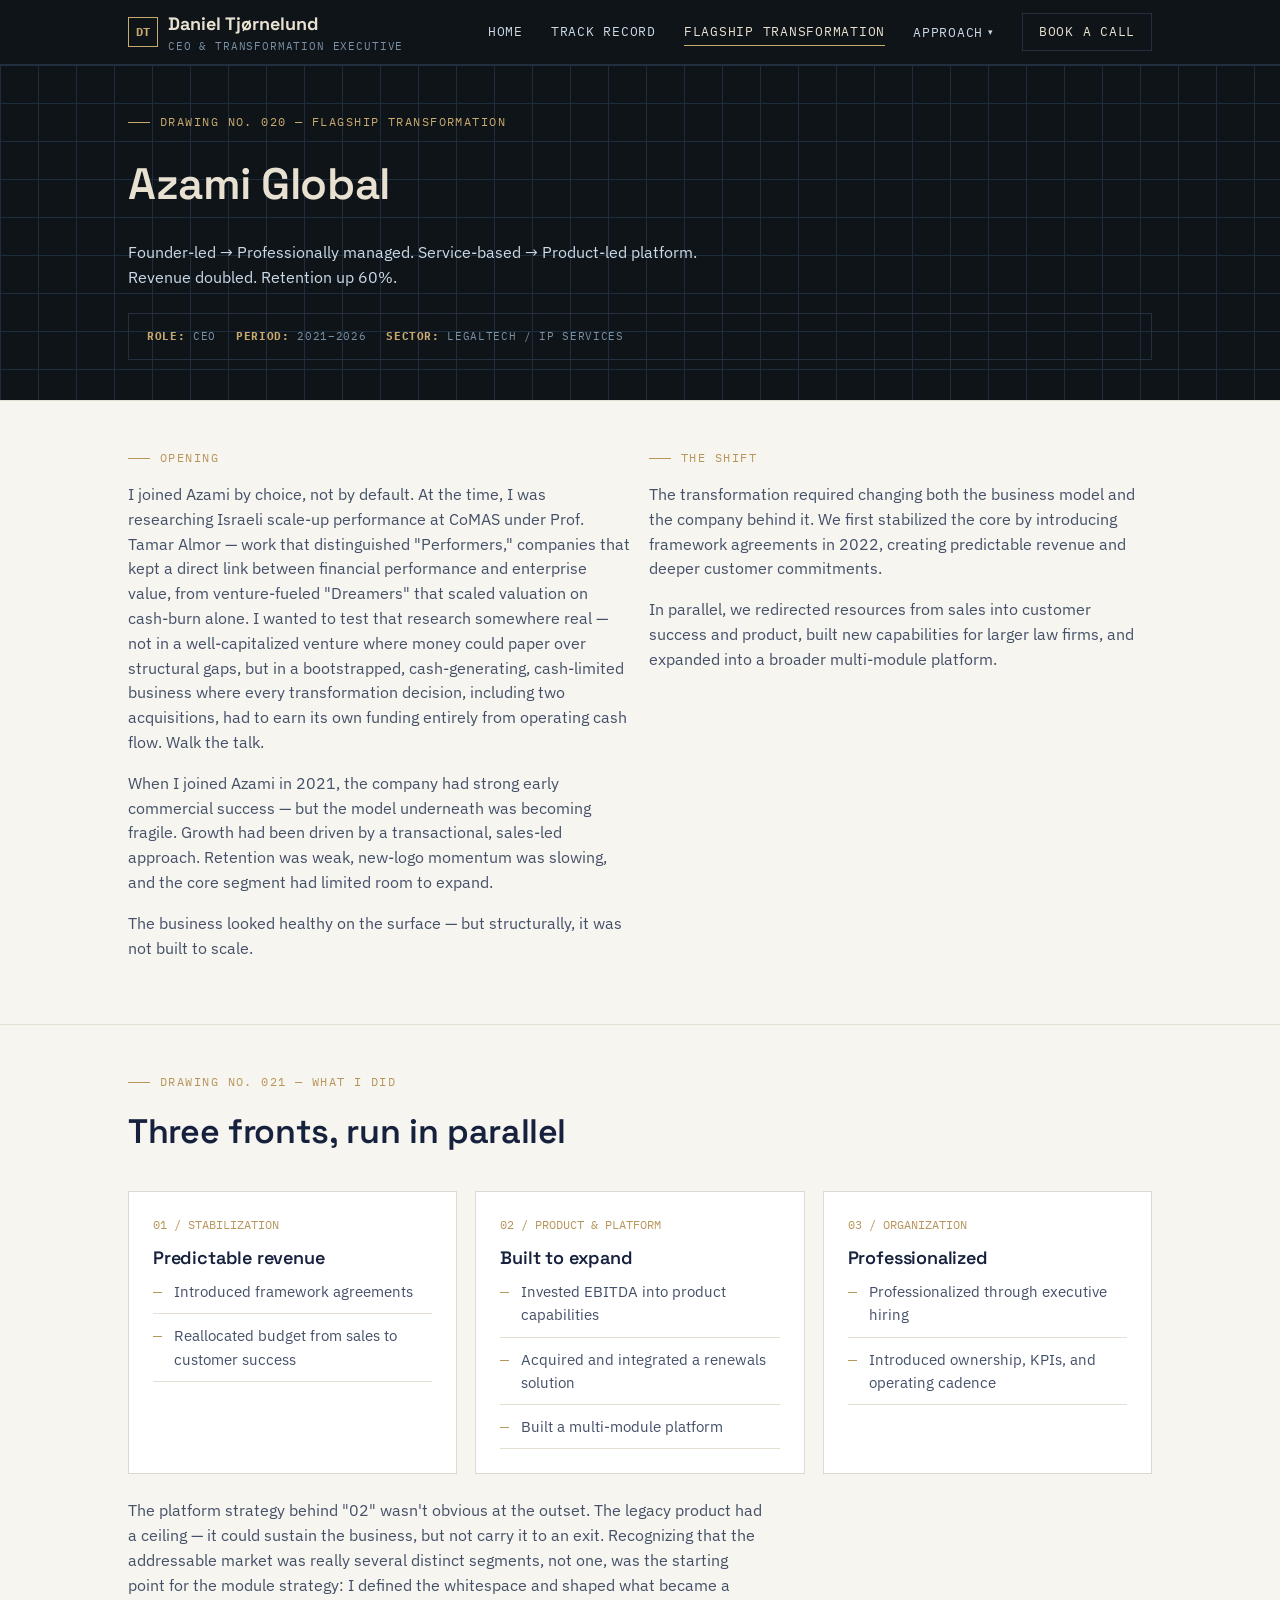
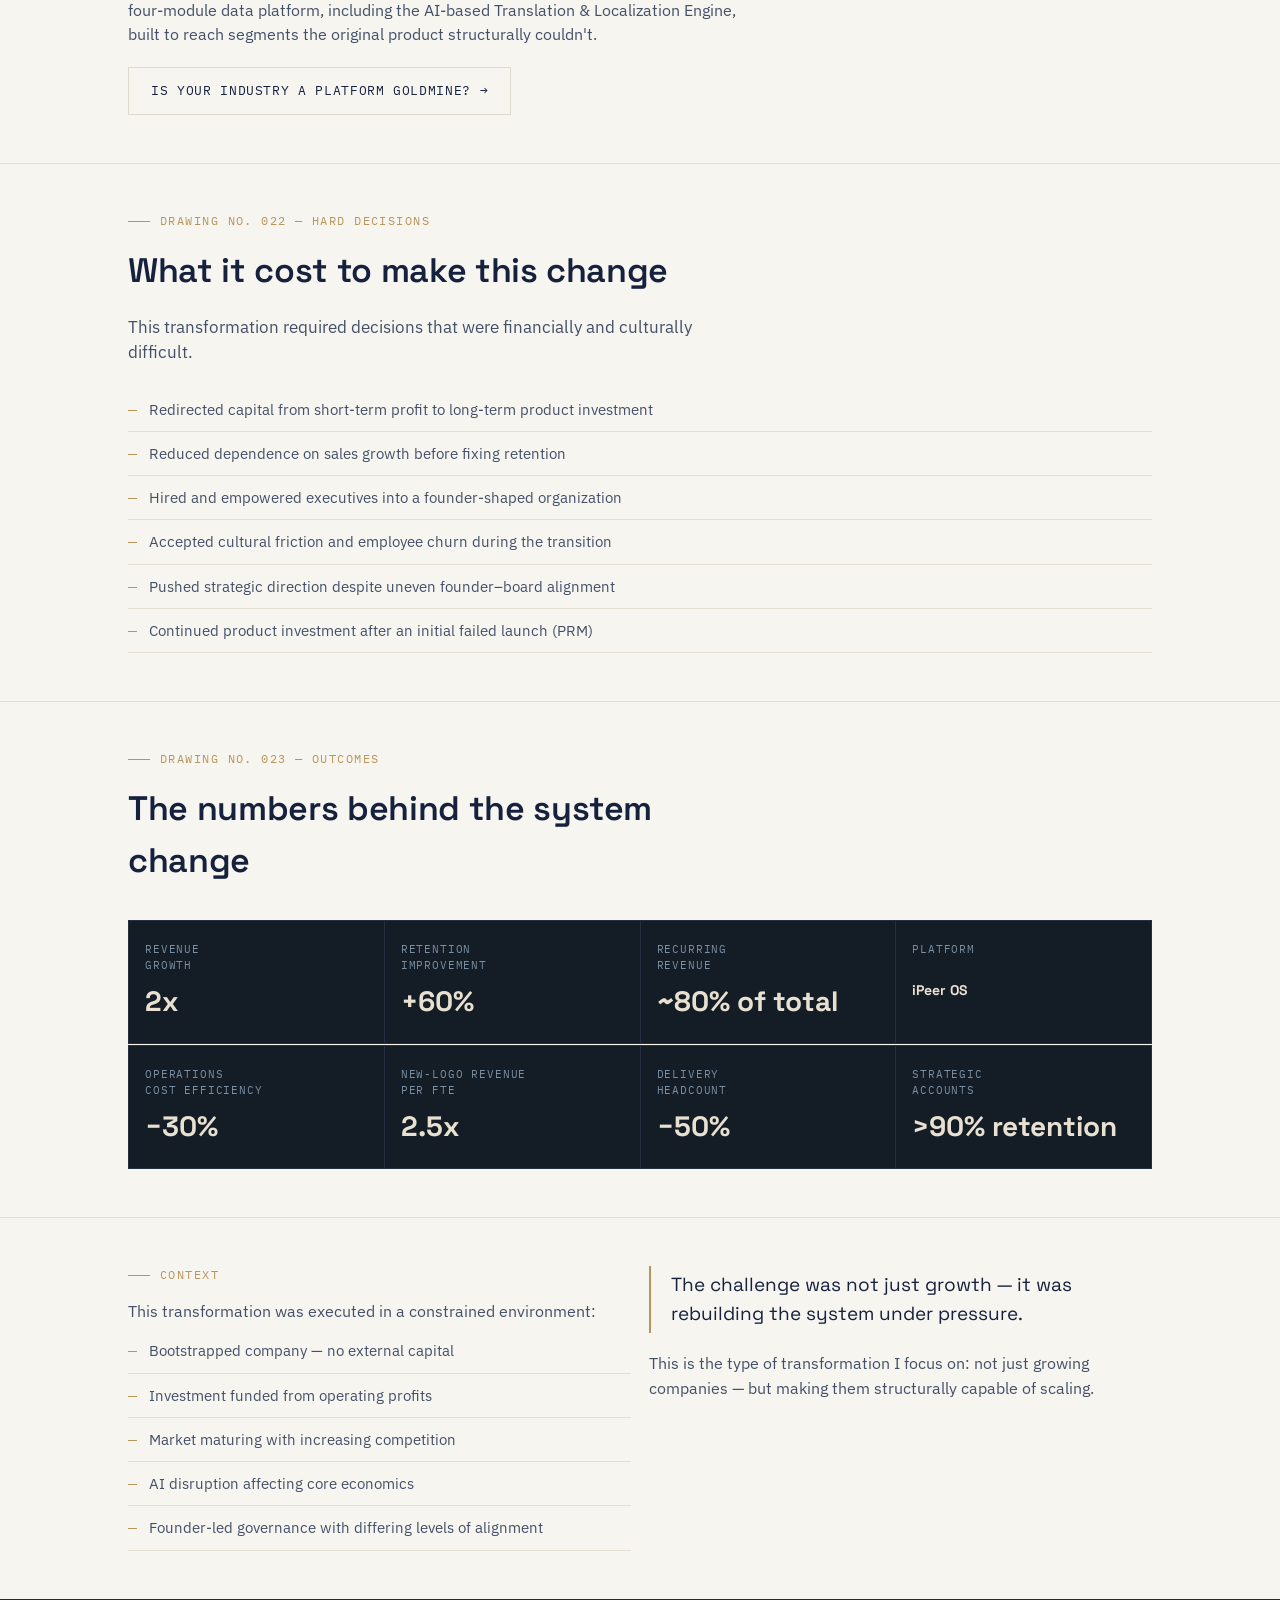
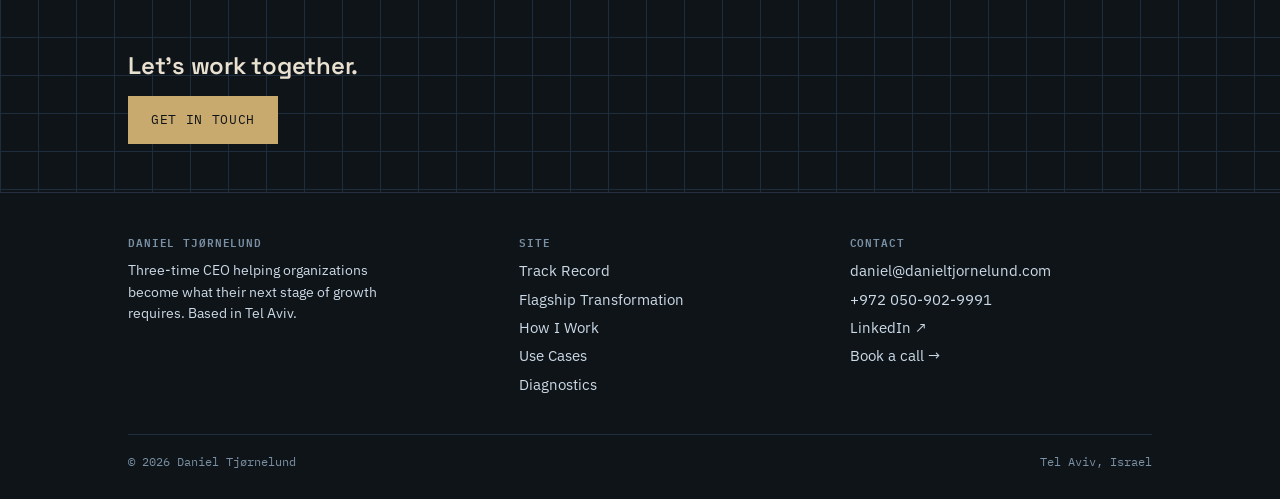
<file: flagship-transformation.html>
<!doctype html>
<html lang="en">
<head>
<meta charset="UTF-8"><meta name="viewport" content="width=device-width, initial-scale=1">
<title>Flagship Transformation: Azami Global | Daniel Tjørnelund</title>
<meta name="description" content="How Daniel Tjørnelund led Azami Global from a founder-led services company into a scalable, product-led platform — revenue doubled, retention up 60%.">
<link rel="canonical" href="https://www.danieltjornelund.com/flagship-transformation.html">
<link rel="preconnect" href="https://fonts.googleapis.com">
<link href="https://fonts.googleapis.com/css2?family=Space+Grotesk:wght@500;600;700&family=IBM+Plex+Sans:wght@400;500;600&family=IBM+Plex+Mono:wght@400;500&display=swap" rel="stylesheet">
<link rel="stylesheet" href="styles.css?v=6">
</head>
<body>
<header class="site-header">
  <div class="wrap">
    <a class="brand" href="index.html"><span class="mark">DT</span><span>Daniel Tjørnelund<small>CEO & Transformation Executive</small></span></a>
    <nav class="primary">
      <a href="index.html">Home</a><a href="track-record.html">Track Record</a><a href="flagship-transformation.html" class="active">Flagship Transformation</a><div class="nav-dropdown"><button class="dropdown-toggle" type="button">Approach<span class="caret">▾</span></button><div class="dropdown-menu"><a href="how-i-work.html">How I Work</a><a href="use-cases.html">Use Cases</a><a href="diagnostics.html">Diagnostics</a></div></div>
      <a href="book-daniel.html" class="btn" style="padding:8px 16px;color:var(--dark-ink);border-color:var(--dark-card-border);">Book a Call</a>
    </nav>
    <button class="menu-btn" aria-label="Open menu" aria-expanded="false"><svg viewBox="0 0 24 24" fill="none" stroke="currentColor" stroke-width="2"><line x1="3" y1="6" x2="21" y2="6"/><line x1="3" y1="12" x2="21" y2="12"/><line x1="3" y1="18" x2="21" y2="18"/></svg></button>
  </div>
  <nav class="mobile-nav"><a href="index.html">Home</a><a href="track-record.html">Track Record</a><a href="flagship-transformation.html">Flagship Transformation</a><a href="how-i-work.html">How I Work</a><a href="use-cases.html">Use Cases</a><a href="diagnostics.html">Diagnostics</a><a href="book-daniel.html">Book a Call</a></nav>
</header>
<main>
  <section class="page-hero dark-section" style="border-top:none;">
    <div class="wrap">
      <div class="eyebrow">Drawing No. 020 — Flagship Transformation</div>
      <h1>Azami Global</h1>
      <p class="lede">Founder-led → Professionally managed. Service-based → Product-led platform. Revenue doubled. Retention up 60%.</p>
      <div class="title-block"><span><strong>Role:</strong> CEO</span><span><strong>Period:</strong> 2021–2026</span><span><strong>Sector:</strong> LegalTech / IP Services</span></div>
    </div>
  </section>
  <section>
    <div class="wrap">
      <div class="grid cols-2">
        <div><div class="eyebrow">Opening</div><p>I joined Azami by choice, not by default. At the time, I was researching Israeli scale-up performance at CoMAS under Prof. Tamar Almor — work that distinguished "Performers," companies that kept a direct link between financial performance and enterprise value, from venture-fueled "Dreamers" that scaled valuation on cash-burn alone. I wanted to test that research somewhere real — not in a well-capitalized venture where money could paper over structural gaps, but in a bootstrapped, cash-generating, cash-limited business where every transformation decision, including two acquisitions, had to earn its own funding entirely from operating cash flow. Walk the talk.</p><p>When I joined Azami in 2021, the company had strong early commercial success — but the model underneath was becoming fragile. Growth had been driven by a transactional, sales-led approach. Retention was weak, new-logo momentum was slowing, and the core segment had limited room to expand.</p><p>The business looked healthy on the surface — but structurally, it was not built to scale.</p></div>
        <div><div class="eyebrow">The shift</div><p>The transformation required changing both the business model and the company behind it. We first stabilized the core by introducing framework agreements in 2022, creating predictable revenue and deeper customer commitments.</p><p>In parallel, we redirected resources from sales into customer success and product, built new capabilities for larger law firms, and expanded into a broader multi-module platform.</p></div>
      </div>
    </div>
  </section>
  <section>
    <div class="wrap">
      <div class="section-head"><div class="eyebrow">Drawing No. 021 — What I Did</div><h2>Three fronts, run in parallel</h2></div>
      <div class="grid cols-3">
        <div class="card"><span class="num">01 / STABILIZATION</span><h3>Predictable revenue</h3><ul class="spec-list"><li>Introduced framework agreements</li><li>Reallocated budget from sales to customer success</li></ul></div>
        <div class="card"><span class="num">02 / PRODUCT &amp; PLATFORM</span><h3>Built to expand</h3><ul class="spec-list"><li>Invested EBITDA into product capabilities</li><li>Acquired and integrated a renewals solution</li><li>Built a multi-module platform</li></ul></div>
        <div class="card"><span class="num">03 / ORGANIZATION</span><h3>Professionalized</h3><ul class="spec-list"><li>Professionalized through executive hiring</li><li>Introduced ownership, KPIs, and operating cadence</li></ul></div>
      </div>
      <p style="margin-top:24px; max-width:64ch;">The platform strategy behind "02" wasn't obvious at the outset. The legacy product had a ceiling — it could sustain the business, but not carry it to an exit. Recognizing that the addressable market was really several distinct segments, not one, was the starting point for the module strategy: I defined the whitespace and shaped what became a four-module data platform, including the AI-based Translation &amp; Localization Engine, built to reach segments the original product structurally couldn't.</p>
      <div style="margin-top:20px;"><a href="product-readiness.html" class="btn">Is your industry a platform goldmine? →</a></div>
    </div>
  </section>
  <section>
    <div class="wrap">
      <div class="section-head"><div class="eyebrow">Drawing No. 022 — Hard Decisions</div><h2>What it cost to make this change</h2><p class="lede">This transformation required decisions that were financially and culturally difficult.</p></div>
      <ul class="spec-list">
        <li>Redirected capital from short-term profit to long-term product investment</li>
        <li>Reduced dependence on sales growth before fixing retention</li>
        <li>Hired and empowered executives into a founder-shaped organization</li>
        <li>Accepted cultural friction and employee churn during the transition</li>
        <li>Pushed strategic direction despite uneven founder–board alignment</li>
        <li>Continued product investment after an initial failed launch (PRM)</li>
      </ul>
    </div>
  </section>
  <section>
    <div class="wrap">
      <div class="section-head"><div class="eyebrow">Drawing No. 023 — Outcomes</div><h2>The numbers behind the system change</h2></div>
      <div class="metrics">
        <div class="metric"><span class="tag">Revenue<br>Growth</span><div class="val">2x</div></div>
        <div class="metric"><span class="tag">Retention<br>Improvement</span><div class="val">+60%</div></div>
        <div class="metric"><span class="tag">Recurring<br>Revenue</span><div class="val">~80% of total</div></div>
        <div class="metric"><span class="tag">Platform<br>&nbsp;</span><div class="val mono" style="font-size:14px;">iPeer OS</div></div>
      </div>
      <div class="metrics" style="margin-top:1px;">
        <div class="metric"><span class="tag">Operations<br>Cost Efficiency</span><div class="val">−30%</div></div>
        <div class="metric"><span class="tag">New-logo Revenue<br>per FTE</span><div class="val">2.5x</div></div>
        <div class="metric"><span class="tag">Delivery<br>Headcount</span><div class="val">−50%</div></div>
        <div class="metric"><span class="tag">Strategic<br>Accounts</span><div class="val">&gt;90% retention</div></div>
      </div>
    </div>
  </section>
  <section>
    <div class="wrap">
      <div class="grid cols-2">
        <div><div class="eyebrow">Context</div><p>This transformation was executed in a constrained environment:</p><ul class="spec-list"><li>Bootstrapped company — no external capital</li><li>Investment funded from operating profits</li><li>Market maturing with increasing competition</li><li>AI disruption affecting core economics</li><li>Founder-led governance with differing levels of alignment</li></ul></div>
        <div><blockquote>The challenge was not just growth — it was rebuilding the system under pressure.</blockquote><p style="margin-top:18px;">This is the type of transformation I focus on: not just growing companies — but making them structurally capable of scaling.</p></div>
      </div>
    </div>
  </section>
  <section class="dark-section">
    <div class="wrap"><h2 style="max-width:20ch;">Let's work together.</h2><a href="book-daniel.html" class="btn primary">Get in touch</a></div>
  </section>
</main>
<footer class="site-footer"><div class="wrap"><div class="footer-grid"><div><h4>Daniel Tjørnelund</h4><p style="font-size:14px;max-width:34ch;">Three-time CEO helping organizations become what their next stage of growth requires. Based in Tel Aviv.</p></div><div><h4>Site</h4><a href="track-record.html">Track Record</a><a href="flagship-transformation.html">Flagship Transformation</a><a href="how-i-work.html">How I Work</a><a href="use-cases.html">Use Cases</a><a href="diagnostics.html">Diagnostics</a></div><div><h4>Contact</h4><a href="mailto:daniel@danieltjornelund.com">daniel@danieltjornelund.com</a><a href="tel:+972509029991">+972 050-902-9991</a><a href="http://www.linkedin.com/in/danieltjornelund" target="_blank" rel="noopener">LinkedIn ↗</a><a href="book-daniel.html">Book a call →</a></div></div><div class="footer-bottom"><span>© 2026 Daniel Tjørnelund</span><span>Tel Aviv, Israel</span></div></div></footer>
<script src="main.js?v=2"></script>
</body>
</html>
</file>
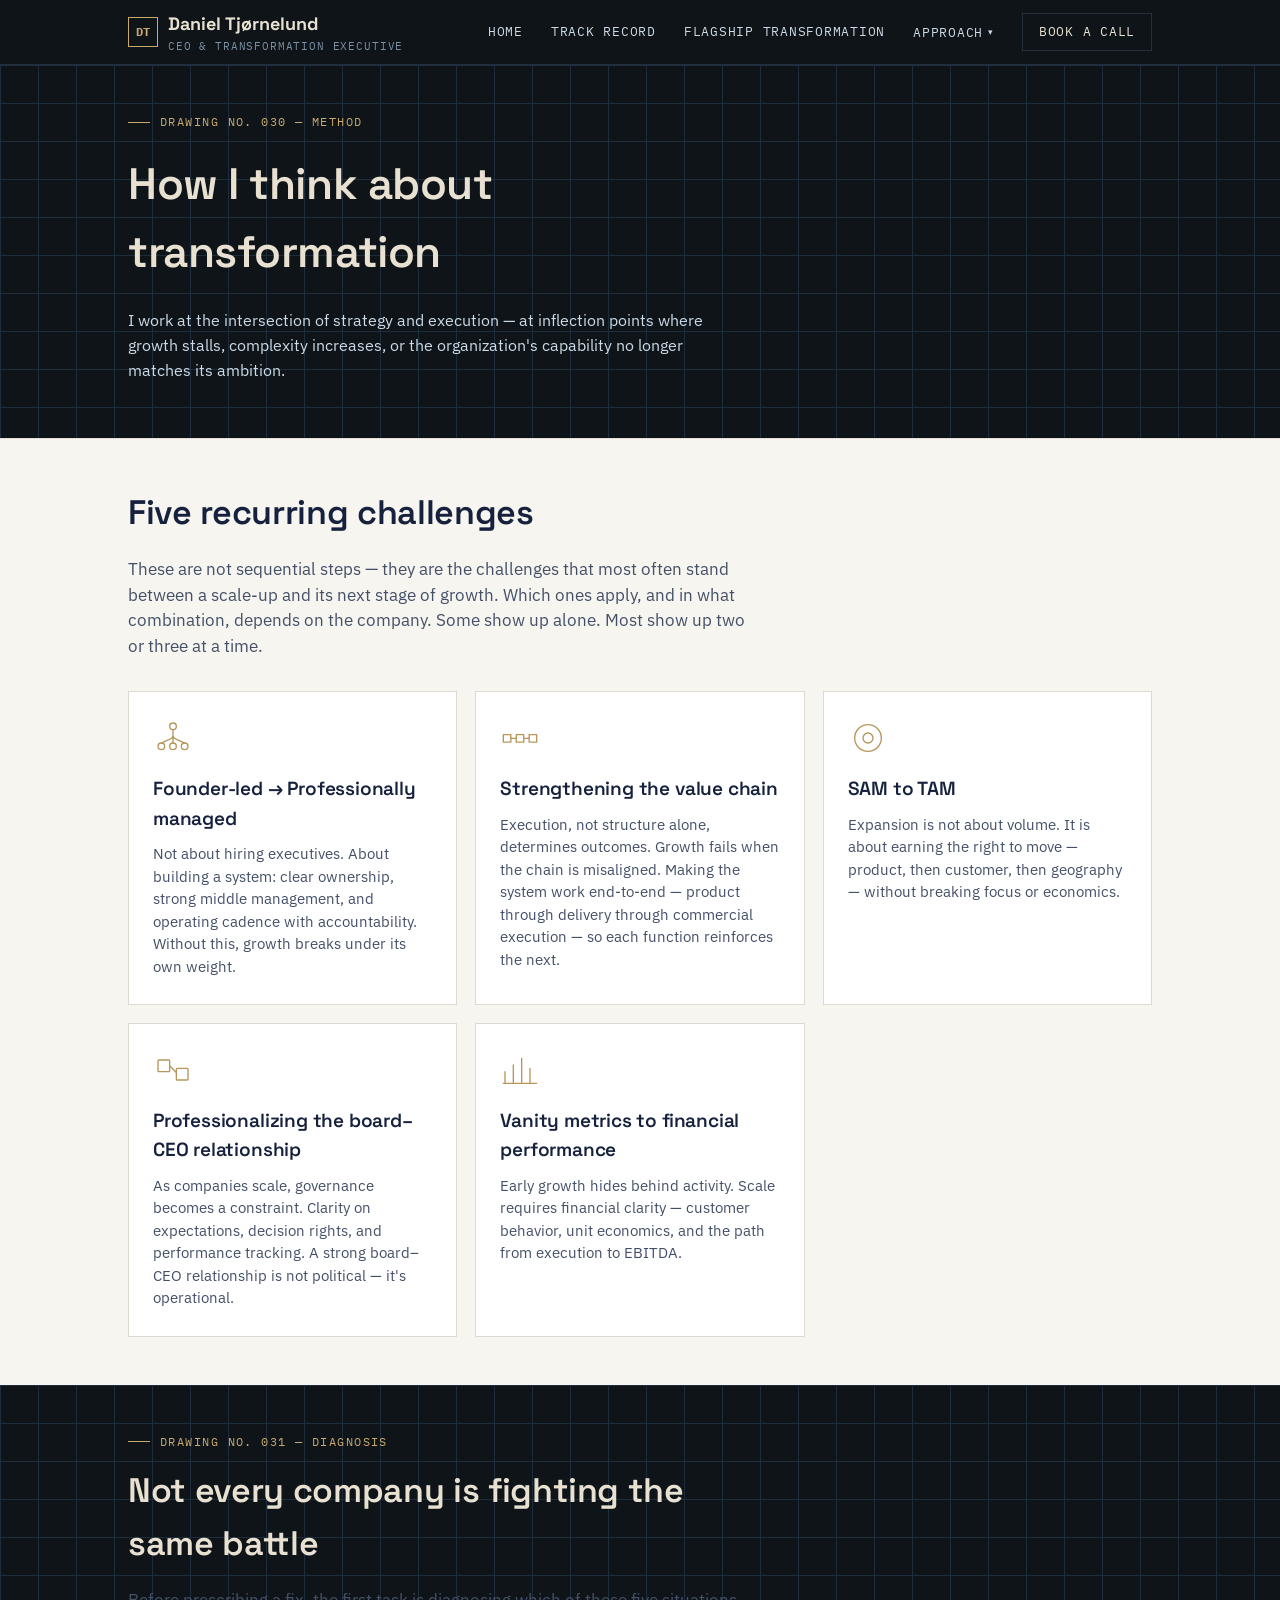
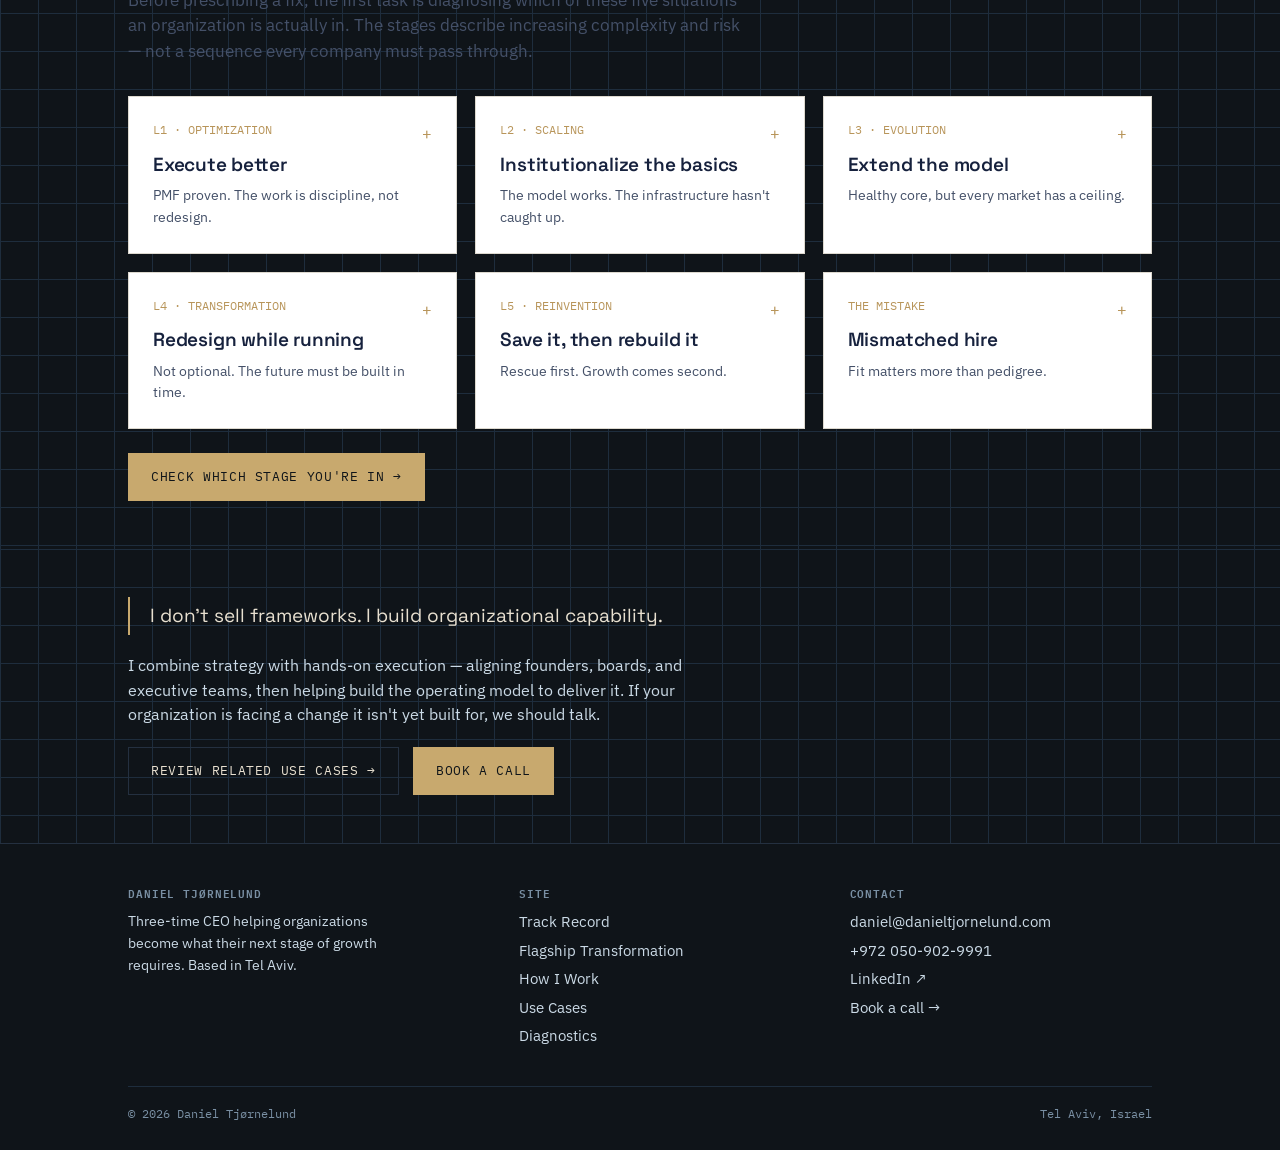
<file: how-i-work.html>
<!doctype html>
<html lang="en">
<head>
<meta charset="UTF-8"><meta name="viewport" content="width=device-width, initial-scale=1">
<title>How I Work | Daniel Tjørnelund</title>
<meta name="description" content="Daniel Tjørnelund helps organizations build the capabilities they need for their next stage of growth — across governance, product, commercial execution, and AI adoption.">
<link rel="canonical" href="https://www.danieltjornelund.com/how-i-work.html">
<link rel="preconnect" href="https://fonts.googleapis.com">
<link href="https://fonts.googleapis.com/css2?family=Space+Grotesk:wght@500;600;700&family=IBM+Plex+Sans:wght@400;500;600&family=IBM+Plex+Mono:wght@400;500&display=swap" rel="stylesheet">
<link rel="stylesheet" href="styles.css?v=6">
</head>
<body>
<header class="site-header">
  <div class="wrap">
    <a class="brand" href="index.html"><span class="mark">DT</span><span>Daniel Tjørnelund<small>CEO & Transformation Executive</small></span></a>
    <nav class="primary">
      <a href="index.html">Home</a><a href="track-record.html">Track Record</a><a href="flagship-transformation.html">Flagship Transformation</a><div class="nav-dropdown"><button class="dropdown-toggle active" type="button">Approach<span class="caret">▾</span></button><div class="dropdown-menu"><a href="how-i-work.html" class="active">How I Work</a><a href="use-cases.html">Use Cases</a><a href="diagnostics.html">Diagnostics</a></div></div>
      <a href="book-daniel.html" class="btn" style="padding:8px 16px;color:var(--dark-ink);border-color:var(--dark-card-border);">Book a Call</a>
    </nav>
    <button class="menu-btn" aria-label="Open menu" aria-expanded="false"><svg viewBox="0 0 24 24" fill="none" stroke="currentColor" stroke-width="2"><line x1="3" y1="6" x2="21" y2="6"/><line x1="3" y1="12" x2="21" y2="12"/><line x1="3" y1="18" x2="21" y2="18"/></svg></button>
  </div>
  <nav class="mobile-nav"><a href="index.html">Home</a><a href="track-record.html">Track Record</a><a href="flagship-transformation.html">Flagship Transformation</a><a href="how-i-work.html">How I Work</a><a href="use-cases.html">Use Cases</a><a href="diagnostics.html">Diagnostics</a><a href="book-daniel.html">Book a Call</a></nav>
</header>
<main>
  <section class="page-hero dark-section" style="border-top:none;">
    <div class="wrap">
      <div class="eyebrow">Drawing No. 030 — Method</div>
      <h1>How I think about transformation</h1>
      <p class="lede">I work at the intersection of strategy and execution — at inflection points where growth stalls, complexity increases, or the organization's capability no longer matches its ambition.</p>
    </div>
  </section>
  <section>
    <div class="wrap">
      <div class="section-head"><h2>Five recurring challenges</h2><p class="lede">These are not sequential steps — they are the challenges that most often stand between a scale-up and its next stage of growth. Which ones apply, and in what combination, depends on the company. Some show up alone. Most show up two or three at a time.</p></div>
      <div class="grid cols-3">
        <div class="shift-card">
          <div class="shift-icon"><svg viewBox="0 0 48 48" fill="none" stroke="currentColor" stroke-width="1.6" stroke-linecap="round" stroke-linejoin="round"><circle cx="24" cy="10" r="4"/><path d="M24 14v8"/><circle cx="10" cy="34" r="4"/><circle cx="24" cy="34" r="4"/><circle cx="38" cy="34" r="4"/><path d="M24 22c0 3-6 4-14 8m14-8c0 3 6 4 14 8m-14-8v8"/></svg></div>
          <h3>Founder-led → Professionally managed</h3>
          <p>Not about hiring executives. About building a system: clear ownership, strong middle management, and operating cadence with accountability. Without this, growth breaks under its own weight.</p>
        </div>
        <div class="shift-card">
          <div class="shift-icon"><svg viewBox="0 0 48 48" fill="none" stroke="currentColor" stroke-width="1.6" stroke-linecap="round" stroke-linejoin="round"><rect x="4" y="20" width="9" height="9"/><rect x="19.5" y="20" width="9" height="9"/><rect x="35" y="20" width="9" height="9"/><path d="M13 24.5h6.5M28.5 24.5H35"/></svg></div>
          <h3>Strengthening the value chain</h3>
          <p>Execution, not structure alone, determines outcomes. Growth fails when the chain is misaligned. Making the system work end-to-end — product through delivery through commercial execution — so each function reinforces the next.</p>
        </div>
        <div class="shift-card">
          <div class="shift-icon"><svg viewBox="0 0 48 48" fill="none" stroke="currentColor" stroke-width="1.6" stroke-linecap="round" stroke-linejoin="round"><circle cx="24" cy="24" r="6"/><circle cx="24" cy="24" r="16"/></svg></div>
          <h3>SAM to TAM</h3>
          <p>Expansion is not about volume. It is about earning the right to move — product, then customer, then geography — without breaking focus or economics.</p>
        </div>
        <div class="shift-card">
          <div class="shift-icon"><svg viewBox="0 0 48 48" fill="none" stroke="currentColor" stroke-width="1.6" stroke-linecap="round" stroke-linejoin="round"><rect x="6" y="12" width="14" height="14" rx="1"/><rect x="28" y="22" width="14" height="14" rx="1"/><path d="M20 19l8 8"/></svg></div>
          <h3>Professionalizing the board–CEO relationship</h3>
          <p>As companies scale, governance becomes a constraint. Clarity on expectations, decision rights, and performance tracking. A strong board–CEO relationship is not political — it's operational.</p>
        </div>
        <div class="shift-card">
          <div class="shift-icon"><svg viewBox="0 0 48 48" fill="none" stroke="currentColor" stroke-width="1.6" stroke-linecap="round" stroke-linejoin="round"><path d="M6 40V26M16 40V18M26 40V10M36 40V22"/><path d="M4 40h40"/></svg></div>
          <h3>Vanity metrics to financial performance</h3>
          <p>Early growth hides behind activity. Scale requires financial clarity — customer behavior, unit economics, and the path from execution to EBITDA.</p>
        </div>
      </div>
    </div>
  </section>
  <section class="dark-section">
    <div class="wrap">
      <div class="section-head">
        <div class="eyebrow">Drawing No. 031 — Diagnosis</div>
        <h2>Not every company is fighting the same battle</h2>
        <p class="lede">Before prescribing a fix, the first task is diagnosing which of these five situations an organization is actually in. The stages describe increasing complexity and risk — not a sequence every company must pass through.</p>
      </div>
      <div class="grid cols-3">
        <div class="card reveal"><span class="toggle-mark">+</span><span class="num">L1 · OPTIMIZATION</span><h3>Execute better</h3><p class="teaser">PMF proven. The work is discipline, not redesign.</p><div class="reveal-body"><p style="margin:0;">PMF proven, infrastructure in place. The work is GTM efficiency and operational discipline — not redesign.</p></div></div>
        <div class="card reveal"><span class="toggle-mark">+</span><span class="num">L2 · SCALING</span><h3>Institutionalize the basics</h3><p class="teaser">The model works. The infrastructure hasn't caught up.</p><div class="reveal-body"><p style="margin:0;">The model works, but the management layer and infrastructure haven't caught up to the business's needs yet.</p></div></div>
        <div class="card reveal"><span class="toggle-mark">+</span><span class="num">L3 · EVOLUTION</span><h3>Extend the model</h3><p class="teaser">Healthy core, but every market has a ceiling.</p><div class="reveal-body"><p style="margin:0;">The core is healthy and funds the future — but every addressable market has a ceiling. Optional, deliberate expansion.</p></div></div>
      </div>
      <div class="grid cols-3" style="margin-top:18px;">
        <div class="card reveal"><span class="toggle-mark">+</span><span class="num">L4 · TRANSFORMATION</span><h3>Redesign while running</h3><p class="teaser">Not optional. The future must be built in time.</p><div class="reveal-body"><p style="margin:0;">The future must be built before the existing business declines too far. Not optional — existential.</p></div></div>
        <div class="card reveal"><span class="toggle-mark">+</span><span class="num">L5 · REINVENTION</span><h3>Save it, then rebuild it</h3><p class="teaser">Rescue first. Growth comes second.</p><div class="reveal-body"><p style="margin:0;">The legacy solution can no longer support the business. The task is rescue first — stabilize, then re-grow.</p></div></div>
        <div class="card reveal"><span class="toggle-mark">+</span><span class="num">THE MISTAKE</span><h3>Mismatched hire</h3><p class="teaser">Fit matters more than pedigree.</p><div class="reveal-body"><p style="margin:0;">An optimizer hired for L4 tightens efficiency while the model decays. A transformer hired for L1 redesigns what didn't need it. Fit matters more than pedigree.</p></div></div>
      </div>
      <div style="margin-top:24px;"><a href="stage-diagnostic.html" class="btn primary">Check which stage you're in →</a></div>
    </div>
  </section>
  <section class="dark-section">
    <div class="wrap">
      <blockquote>I don't sell frameworks. I build organizational capability.</blockquote>
      <p style="max-width:56ch;margin-top:18px;">I combine strategy with hands-on execution — aligning founders, boards, and executive teams, then helping build the operating model to deliver it. If your organization is facing a change it isn't yet built for, we should talk.</p>
      <div style="display:flex;gap:14px;flex-wrap:wrap;margin-top:20px;">
        <a href="use-cases.html" class="btn">Review related use cases →</a>
        <a href="book-daniel.html" class="btn primary">Book a call</a>
      </div>
    </div>
  </section>
</main>
<footer class="site-footer"><div class="wrap"><div class="footer-grid"><div><h4>Daniel Tjørnelund</h4><p style="font-size:14px;max-width:34ch;">Three-time CEO helping organizations become what their next stage of growth requires. Based in Tel Aviv.</p></div><div><h4>Site</h4><a href="track-record.html">Track Record</a><a href="flagship-transformation.html">Flagship Transformation</a><a href="how-i-work.html">How I Work</a><a href="use-cases.html">Use Cases</a><a href="diagnostics.html">Diagnostics</a></div><div><h4>Contact</h4><a href="mailto:daniel@danieltjornelund.com">daniel@danieltjornelund.com</a><a href="tel:+972509029991">+972 050-902-9991</a><a href="http://www.linkedin.com/in/danieltjornelund" target="_blank" rel="noopener">LinkedIn ↗</a><a href="book-daniel.html">Book a call →</a></div></div><div class="footer-bottom"><span>© 2026 Daniel Tjørnelund</span><span>Tel Aviv, Israel</span></div></div></footer>
<script src="main.js?v=2"></script>
</body>
</html>
</file>
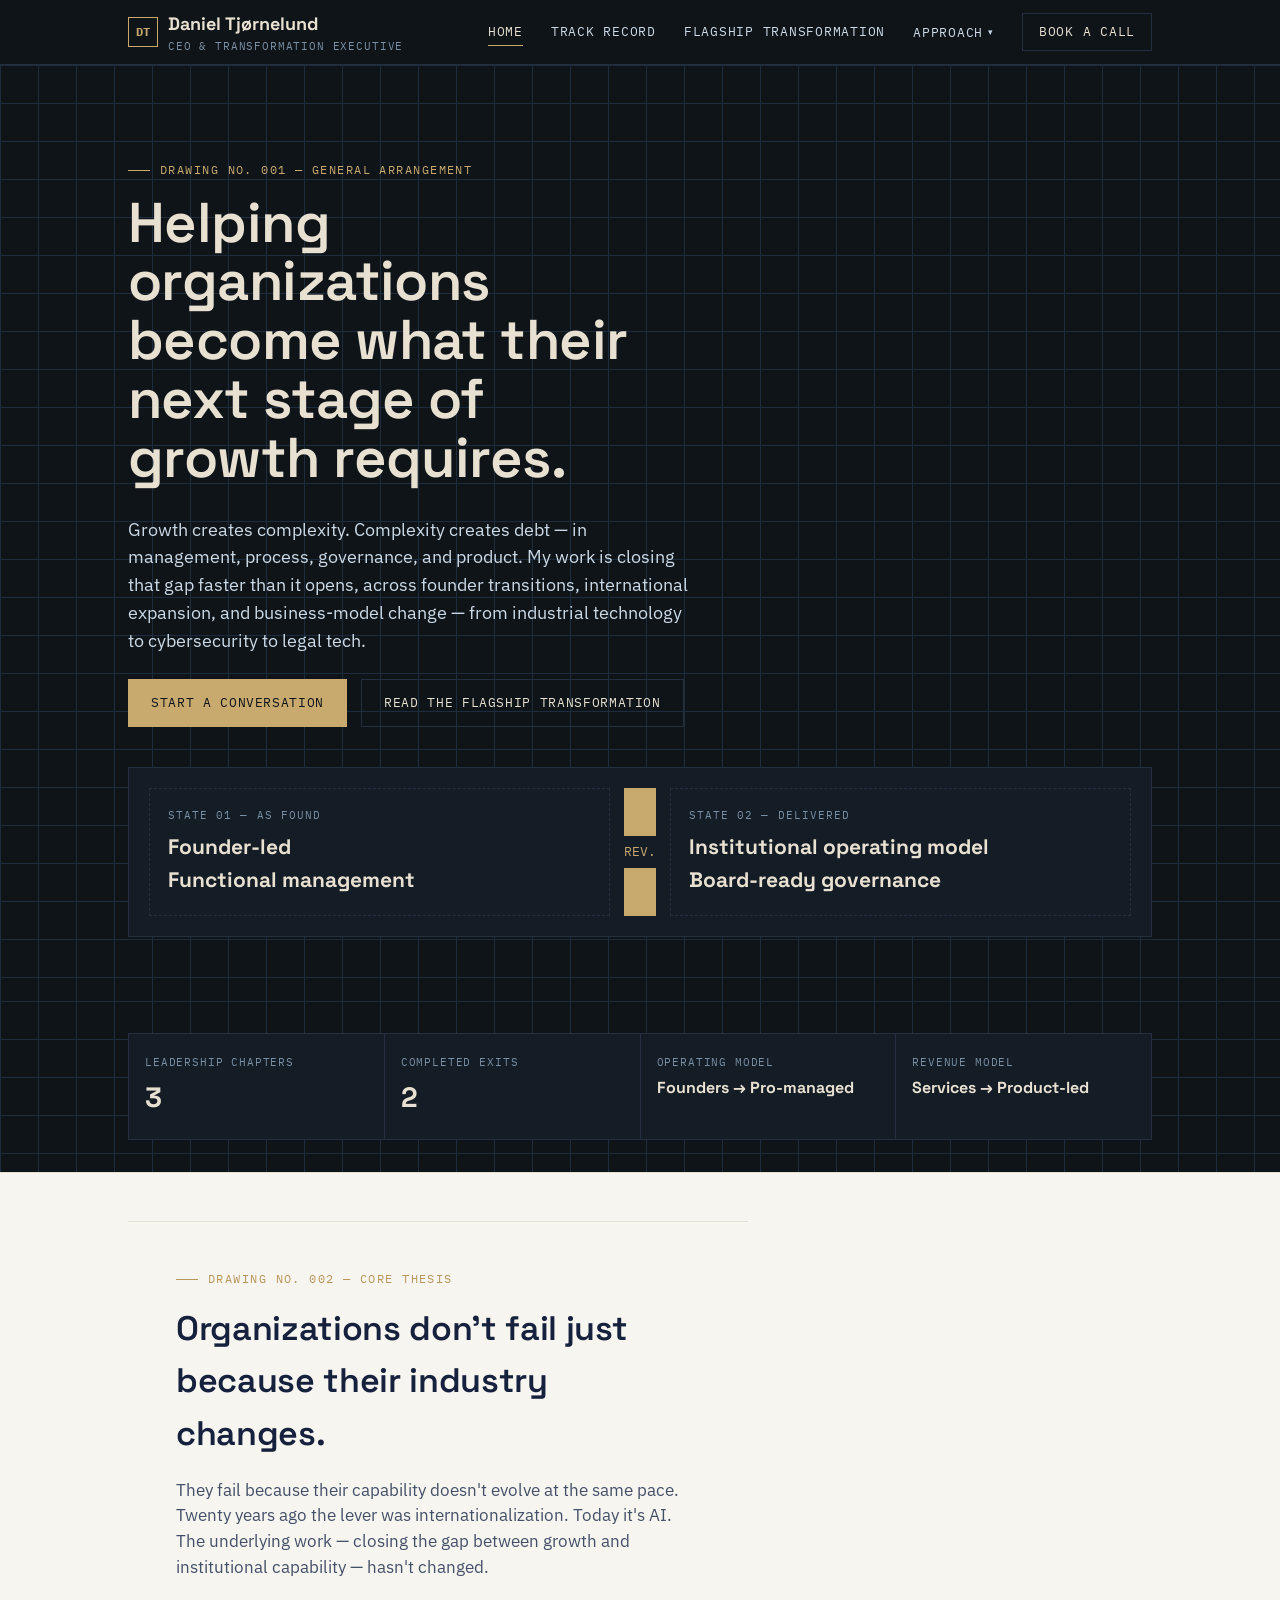
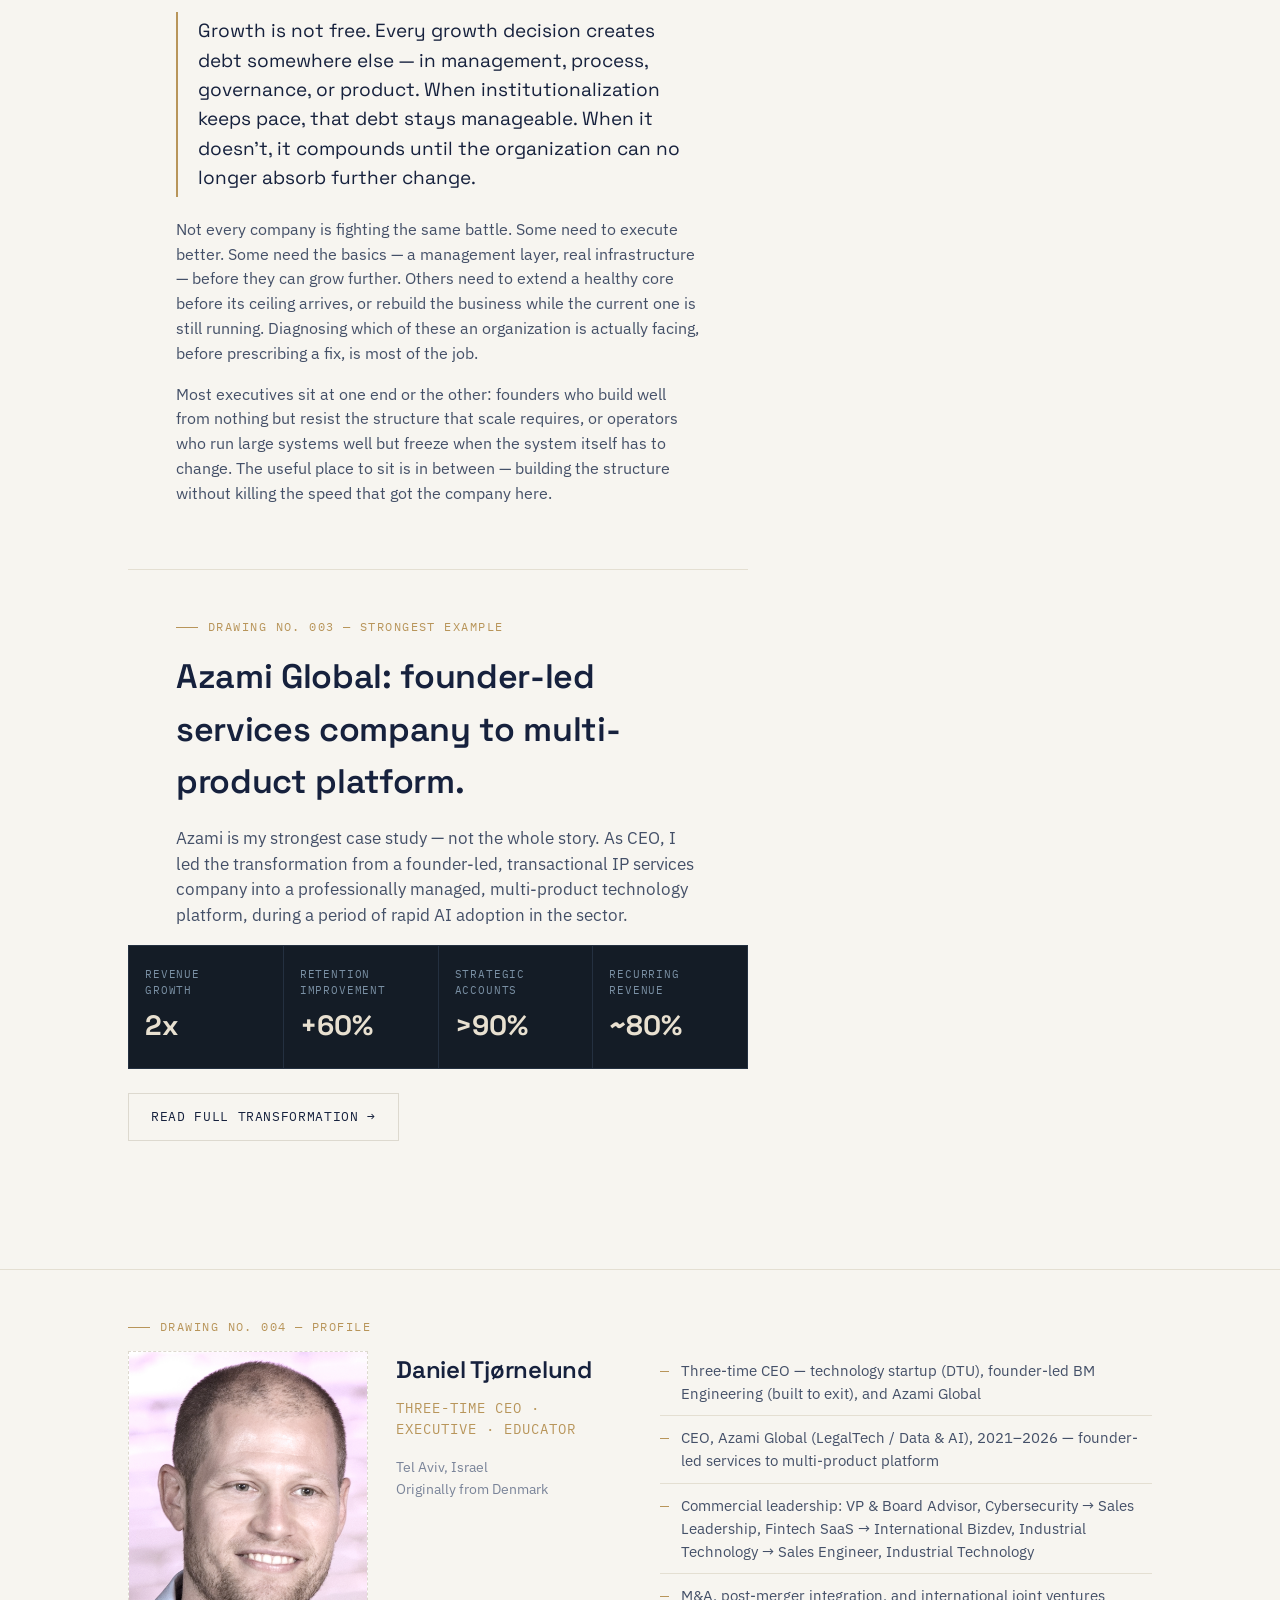
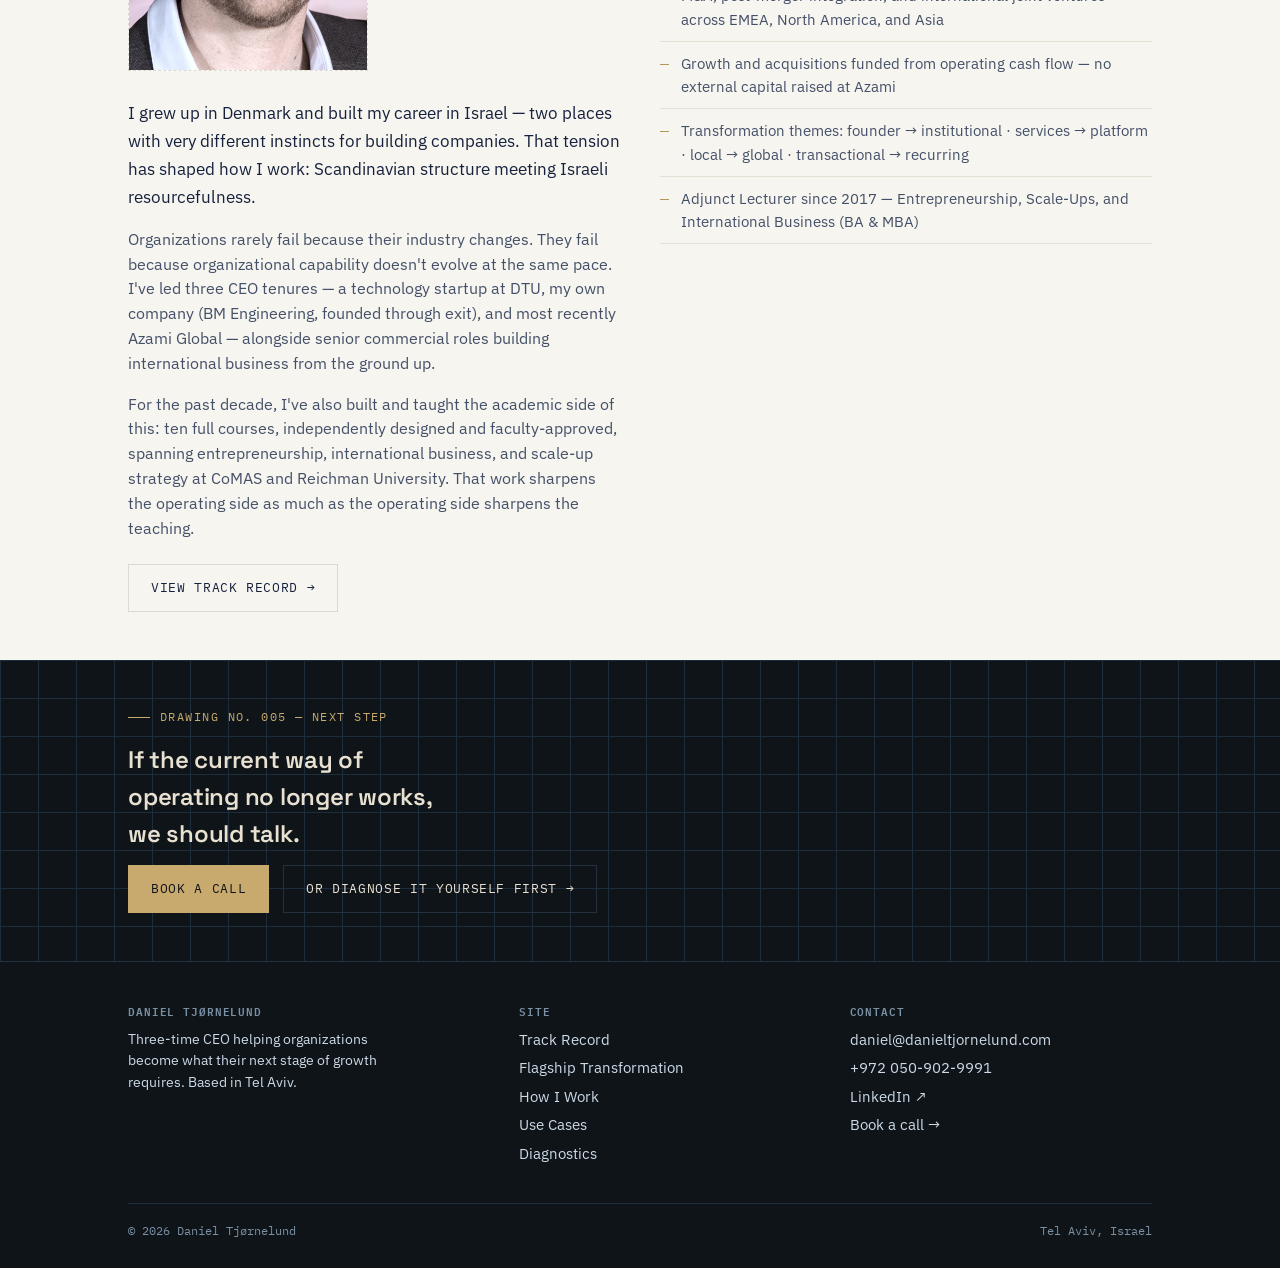
<file: index (1).html>
<!doctype html>
<html lang="en">
<head>
<meta charset="UTF-8">
<meta name="viewport" content="width=device-width, initial-scale=1">
<title>Daniel Tjørnelund | Executive — Organizational Growth &amp; Capability</title>
<meta name="description" content="Three-time CEO helping organizations become what their next stage of growth requires. Based in Tel Aviv.">
<link rel="canonical" href="https://www.danieltjornelund.com/">
<link rel="preconnect" href="https://fonts.googleapis.com">
<link href="https://fonts.googleapis.com/css2?family=Space+Grotesk:wght@500;600;700&family=IBM+Plex+Sans:wght@400;500;600&family=IBM+Plex+Mono:wght@400;500&display=swap" rel="stylesheet">
<link rel="stylesheet" href="styles.css?v=5">
</head>
<body>

<header class="site-header">
  <div class="wrap">
    <a class="brand" href="index.html">
      <span class="mark">DT</span>
      <span>Daniel Tjørnelund<small>CEO & Transformation Executive</small></span>
    </a>
    <nav class="primary">
      <a href="index.html" class="active">Home</a>
      <a href="track-record.html">Track Record</a>
      <a href="flagship-transformation.html">Flagship Transformation</a>
      <div class="nav-dropdown"><button class="dropdown-toggle" type="button">Approach<span class="caret">▾</span></button><div class="dropdown-menu"><a href="how-i-work.html">How I Work</a><a href="use-cases.html">Use Cases</a><a href="diagnostics.html">Diagnostics</a></div></div>
      <a href="book-daniel.html" class="btn" style="padding:8px 16px;color:var(--dark-ink);border-color:var(--dark-card-border);">Book a Call</a>
    </nav>
    <button class="menu-btn" aria-label="Open menu" aria-expanded="false">
      <svg viewBox="0 0 24 24" fill="none" stroke="currentColor" stroke-width="2"><line x1="3" y1="6" x2="21" y2="6"/><line x1="3" y1="12" x2="21" y2="12"/><line x1="3" y1="18" x2="21" y2="18"/></svg>
    </button>
  </div>
  <nav class="mobile-nav">
    <a href="index.html">Home</a>
    <a href="track-record.html">Track Record</a>
    <a href="flagship-transformation.html">Flagship Transformation</a>
    <a href="how-i-work.html">How I Work</a>
    <a href="use-cases.html">Use Cases</a><a href="diagnostics.html">Diagnostics</a>
    <a href="book-daniel.html">Book a Call</a>
  </nav>
</header>

<main>
  <!-- DARK: Hero -->
  <section class="hero dark-section" style="border-top:none;">
    <div class="wrap">
      <div class="eyebrow">Drawing No. 001 — General Arrangement</div>
      <h1>Helping organizations become what their next stage of growth requires.</h1>
      <p class="lede">Growth creates complexity. Complexity creates debt — in management, process, governance, and product. My work is closing that gap faster than it opens, across founder transitions, international expansion, and business-model change — from industrial technology to cybersecurity to legal tech.</p>
      <div style="display:flex;gap:14px;flex-wrap:wrap;margin-top:24px;">
        <a href="book-daniel.html" class="btn primary">Start a conversation</a>
        <a href="flagship-transformation.html" class="btn">Read the flagship transformation</a>
      </div>
      <div class="schematic">
        <div class="schematic-row">
          <div class="state-block">
            <span class="tag">State 01 — As found</span>
            <div class="val">Founder-led</div>
            <div class="val">Functional management</div>
          </div>
          <div class="state-arrow"><div class="line"></div>REV.<div class="line"></div></div>
          <div class="state-block">
            <span class="tag">State 02 — Delivered</span>
            <div class="val">Institutional operating model</div>
            <div class="val">Board-ready governance</div>
          </div>
        </div>
      </div>
    </div>
  </section>

  <!-- DARK: Metrics strip -->
  <section class="tight dark-section">
    <div class="wrap">
      <div class="metrics">
        <div class="metric"><span class="tag">Leadership chapters</span><div class="val">3</div></div>
        <div class="metric"><span class="tag">Completed exits</span><div class="val">2</div></div>
        <div class="metric"><span class="tag">Operating model</span><div class="val mono" style="font-size:16px;">Founders → Pro-managed</div></div>
        <div class="metric"><span class="tag">Revenue model</span><div class="val mono" style="font-size:16px;">Services → Product-led</div></div>
      </div>
    </div>
  </section>

  <!-- LIGHT: Flagship case -->
  <section>
    <div class="wrap">
      <div class="section-head">
  <section>
    <div class="wrap">
      <div class="section-head">
        <div class="eyebrow">Drawing No. 002 — Core Thesis</div>
        <h2>Organizations don't fail just because their industry changes.</h2>
        <p class="lede">They fail because their capability doesn't evolve at the same pace. Twenty years ago the lever was internationalization. Today it's AI. The underlying work — closing the gap between growth and institutional capability — hasn't changed.</p>
      </div>
      <blockquote>Growth is not free. Every growth decision creates debt somewhere else — in management, process, governance, or product. When institutionalization keeps pace, that debt stays manageable. When it doesn't, it compounds until the organization can no longer absorb further change.</blockquote>
      <p style="margin-top:20px; max-width:62ch;">Not every company is fighting the same battle. Some need to execute better. Some need the basics — a management layer, real infrastructure — before they can grow further. Others need to extend a healthy core before its ceiling arrives, or rebuild the business while the current one is still running. Diagnosing which of these an organization is actually facing, before prescribing a fix, is most of the job.</p>
      <p style="margin-top:16px; max-width:62ch;">Most executives sit at one end or the other: founders who build well from nothing but resist the structure that scale requires, or operators who run large systems well but freeze when the system itself has to change. The useful place to sit is in between — building the structure without killing the speed that got the company here.</p>
    </div>
  </section>

  <section>
    <div class="wrap">
        <div class="eyebrow">Drawing No. 003 — Strongest Example</div>
        <h2>Azami Global: founder-led services company to multi-product platform.</h2>
        <p class="lede">Azami is my strongest case study — not the whole story. As CEO, I led the transformation from a founder-led, transactional IP services company into a professionally managed, multi-product technology platform, during a period of rapid AI adoption in the sector.</p>
      </div>
      <div class="metrics">
        <div class="metric"><span class="tag">Revenue<br>Growth</span><div class="val">2x</div></div>
        <div class="metric"><span class="tag">Retention<br>Improvement</span><div class="val">+60%</div></div>
        <div class="metric"><span class="tag">Strategic<br>Accounts</span><div class="val">&gt;90%</div></div>
        <div class="metric"><span class="tag">Recurring<br>Revenue</span><div class="val">~80%</div></div>
      </div>
      <div style="margin-top:24px;">
        <a href="flagship-transformation.html" class="btn">Read full transformation →</a>
      </div>
    </div>
  </section>

  <!-- LIGHT: Profile -->
  <section>
    <div class="wrap">
      <div class="eyebrow">Drawing No. 004 — Profile</div>
      <div class="grid cols-2" style="align-items:start;gap:40px;">
        <div>
          <div style="display:flex;gap:28px;align-items:flex-start;margin-bottom:28px;">
            <img src="photo.jpg" alt="Daniel Tjørnelund" class="photo-placeholder" style="object-fit:cover;">
            <div>
              <h2 style="margin-bottom:10px;">Daniel Tjørnelund</h2>
              <p style="font-size:14px;font-family:var(--mono);text-transform:uppercase;letter-spacing:.07em;color:var(--gold);margin-bottom:16px;">Three-Time CEO · Executive · Educator</p>
              <p style="font-size:14px;color:var(--graphite);">Tel Aviv, Israel<br>Originally from Denmark</p>
            </div>
          </div>
          <p style="font-size:17px;color:var(--ink);line-height:1.65;margin-bottom:16px;">I grew up in Denmark and built my career in Israel — two places with very different instincts for building companies. That tension has shaped how I work: Scandinavian structure meeting Israeli resourcefulness.</p>
          <p>Organizations rarely fail because their industry changes. They fail because organizational capability doesn't evolve at the same pace. I've led three CEO tenures — a technology startup at DTU, my own company (BM Engineering, founded through exit), and most recently Azami Global — alongside senior commercial roles building international business from the ground up.</p>
          <p>For the past decade, I've also built and taught the academic side of this: ten full courses, independently designed and faculty-approved, spanning entrepreneurship, international business, and scale-up strategy at CoMAS and Reichman University. That work sharpens the operating side as much as the operating side sharpens the teaching.</p>
          <a href="track-record.html" class="btn" style="margin-top:8px;">View track record →</a>
        </div>
        <ul class="spec-list" style="margin-top:8px;">
          <li>Three-time CEO — technology startup (DTU), founder-led BM Engineering (built to exit), and Azami Global</li>
          <li>CEO, Azami Global (LegalTech / Data &amp; AI), 2021–2026 — founder-led services to multi-product platform</li>
          <li>Commercial leadership: VP &amp; Board Advisor, Cybersecurity → Sales Leadership, Fintech SaaS → International Bizdev, Industrial Technology → Sales Engineer, Industrial Technology</li>
          <li>M&amp;A, post-merger integration, and international joint ventures across EMEA, North America, and Asia</li>
          <li>Growth and acquisitions funded from operating cash flow — no external capital raised at Azami</li>
          <li>Transformation themes: founder → institutional · services → platform · local → global · transactional → recurring</li>
          <li>Adjunct Lecturer since 2017 — Entrepreneurship, Scale-Ups, and International Business (BA &amp; MBA)</li>
        </ul>
      </div>
    </div>
  </section>

  <!-- DARK: CTA -->
  <section class="dark-section">
    <div class="wrap">
      <div class="eyebrow">Drawing No. 005 — Next Step</div>
      <h2 style="max-width:20ch;">If the current way of operating no longer works, we should talk.</h2>
      <div style="display:flex; gap:14px; flex-wrap:wrap;">
        <a href="book-daniel.html" class="btn primary">Book a call</a>
        <a href="diagnostics.html" class="btn">Or diagnose it yourself first →</a>
      </div>
    </div>
  </section>
</main>

<footer class="site-footer">
  <div class="wrap">
    <div class="footer-grid">
      <div>
        <h4>Daniel Tjørnelund</h4>
        <p style="font-size:14px;max-width:34ch;">Three-time CEO helping organizations become what their next stage of growth requires. Based in Tel Aviv.</p>
      </div>
      <div>
        <h4>Site</h4>
        <a href="track-record.html">Track Record</a>
        <a href="flagship-transformation.html">Flagship Transformation</a>
        <a href="how-i-work.html">How I Work</a>
        <a href="use-cases.html">Use Cases</a><a href="diagnostics.html">Diagnostics</a>
      </div>
      <div>
        <h4>Contact</h4>
        <a href="mailto:daniel@danieltjornelund.com">daniel@danieltjornelund.com</a>
        <a href="tel:+972509029991">+972 050-902-9991</a>
        <a href="http://www.linkedin.com/in/danieltjornelund" target="_blank" rel="noopener">LinkedIn ↗</a>
        <a href="book-daniel.html">Book a call →</a>
      </div>
    </div>
    <div class="footer-bottom">
      <span>© 2026 Daniel Tjørnelund</span>
      <span>Tel Aviv, Israel</span>
    </div>
  </div>
</footer>
<script src="main.js?v=2"></script>
</body>
</html>
</file>
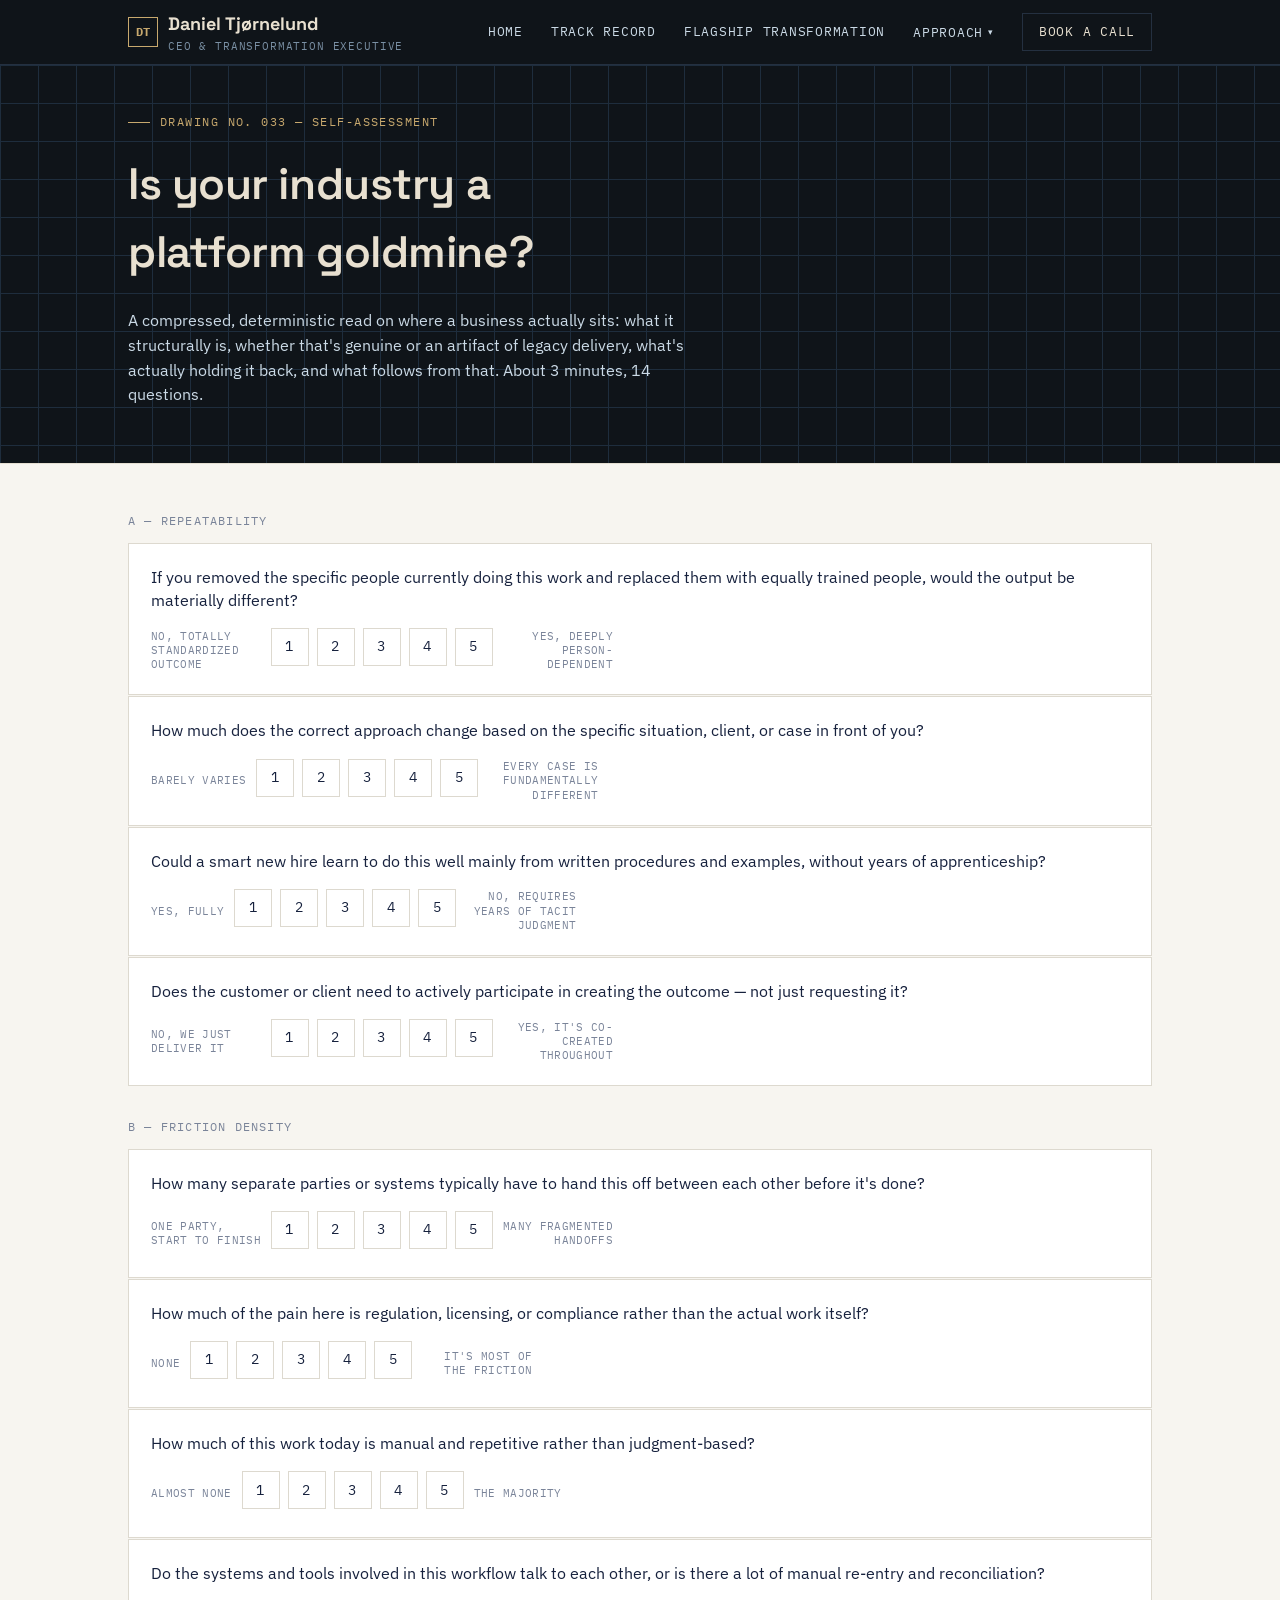
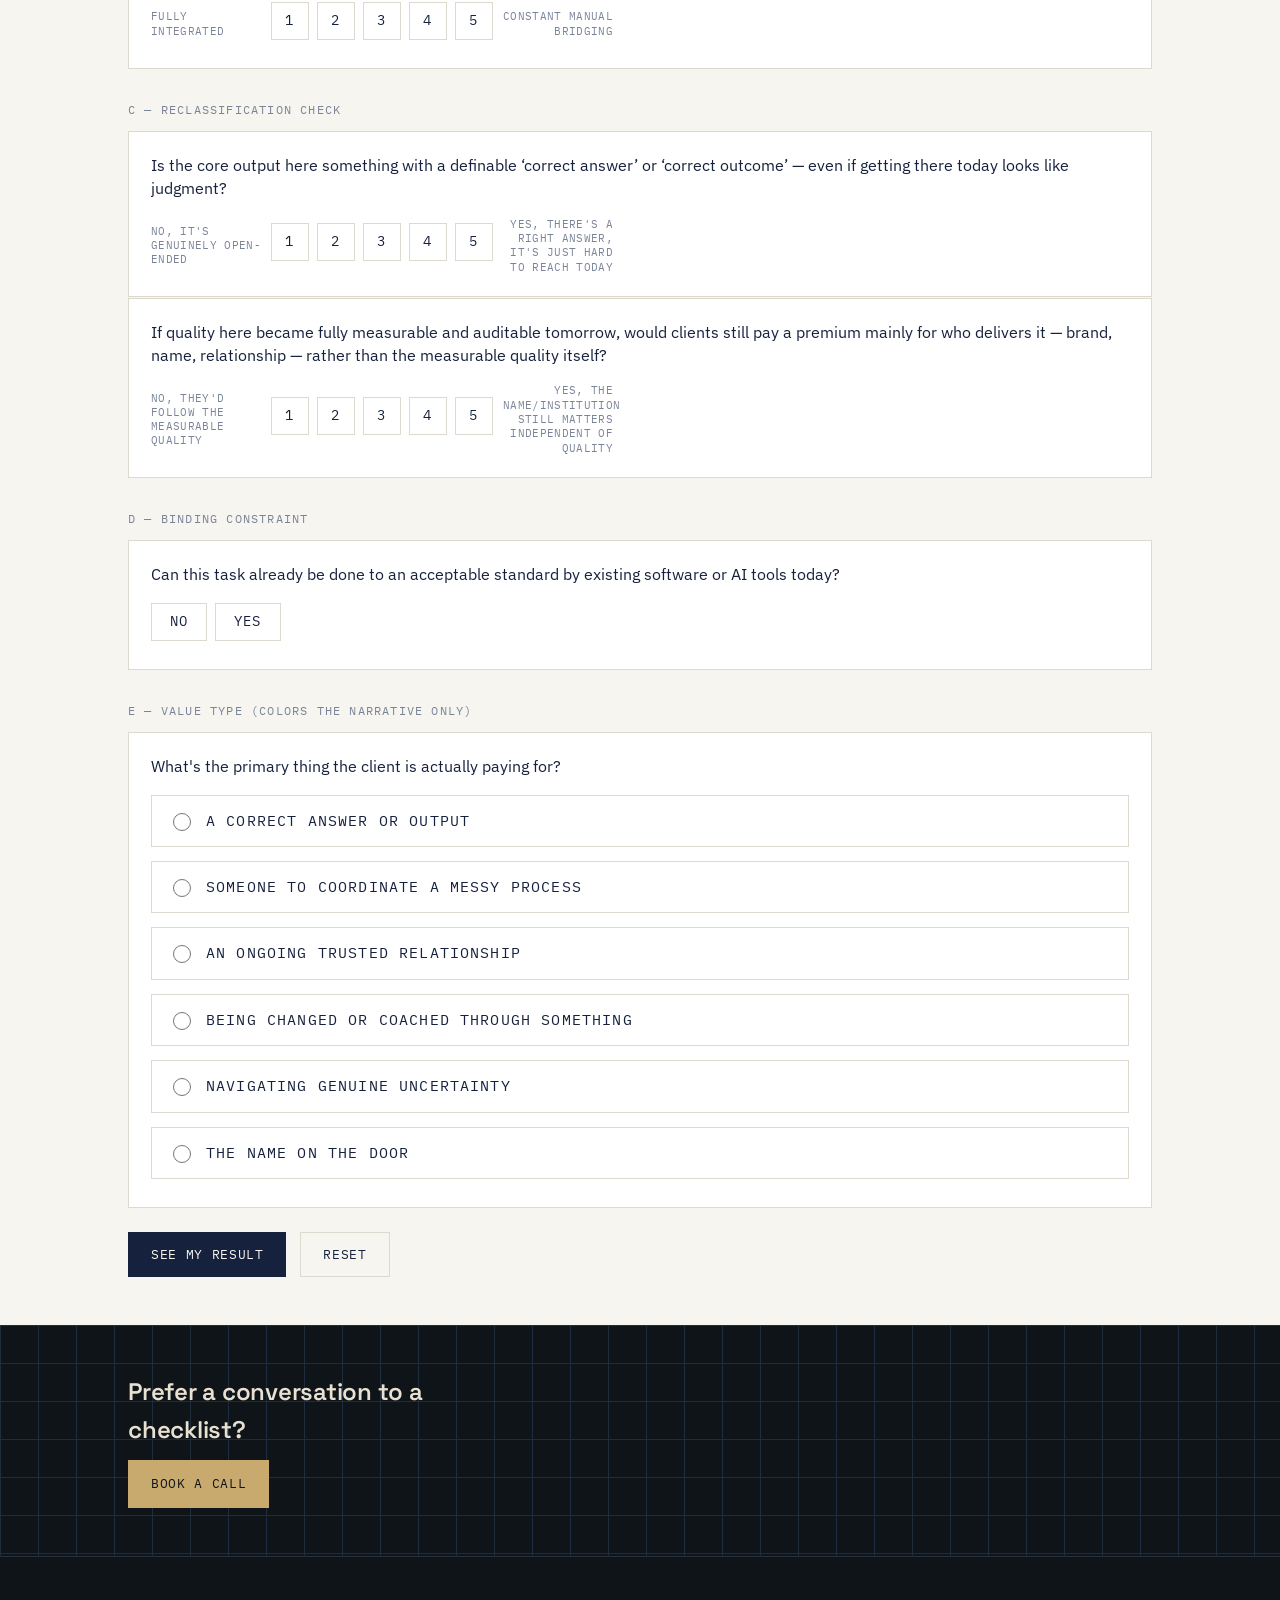
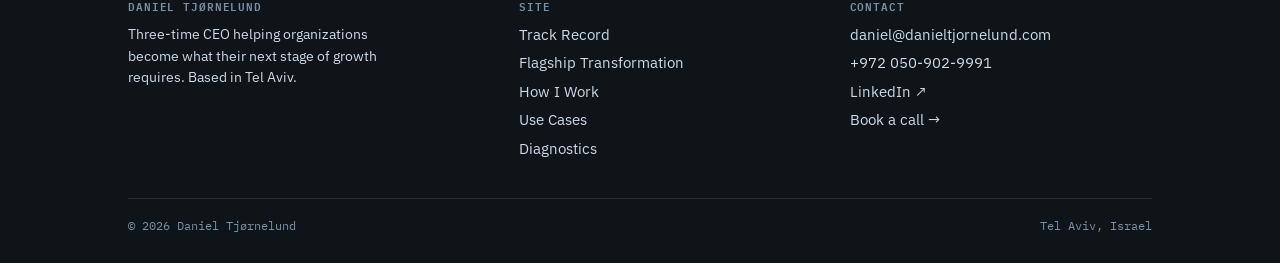
<file: product-readiness.html>
<!doctype html>
<html lang="en">
<head>
<meta charset="UTF-8"><meta name="viewport" content="width=device-width, initial-scale=1">
<title>Is Your Industry a Platform Goldmine? | Daniel Tjørnelund</title>
<meta name="description" content="A compressed, deterministic diagnostic: classify your business, check whether that classification is genuine or a reclassification opportunity, find the binding constraint, and get a recommended productization pathway.">
<link rel="canonical" href="https://www.danieltjornelund.com/product-readiness.html">
<link rel="preconnect" href="https://fonts.googleapis.com">
<link href="https://fonts.googleapis.com/css2?family=Space+Grotesk:wght@500;600;700&family=IBM+Plex+Sans:wght@400;500;600&family=IBM+Plex+Mono:wght@400;500&display=swap" rel="stylesheet">
<link rel="stylesheet" href="styles.css?v=6">
</head>
<body>
<header class="site-header">
  <div class="wrap">
    <a class="brand" href="index.html"><span class="mark">DT</span><span>Daniel Tjørnelund<small>CEO &amp; Transformation Executive</small></span></a>
    <nav class="primary">
      <a href="index.html">Home</a><a href="track-record.html">Track Record</a><a href="flagship-transformation.html">Flagship Transformation</a><div class="nav-dropdown"><button class="dropdown-toggle" type="button">Approach<span class="caret">▾</span></button><div class="dropdown-menu"><a href="how-i-work.html">How I Work</a><a href="use-cases.html">Use Cases</a><a href="diagnostics.html">Diagnostics</a></div></div>
      <a href="book-daniel.html" class="btn" style="padding:8px 16px;color:var(--dark-ink);border-color:var(--dark-card-border);">Book a Call</a>
    </nav>
    <button class="menu-btn" aria-label="Open menu" aria-expanded="false"><svg viewBox="0 0 24 24" fill="none" stroke="currentColor" stroke-width="2"><line x1="3" y1="6" x2="21" y2="6"/><line x1="3" y1="12" x2="21" y2="12"/><line x1="3" y1="18" x2="21" y2="18"/></svg></button>
  </div>
  <nav class="mobile-nav"><a href="index.html">Home</a><a href="track-record.html">Track Record</a><a href="flagship-transformation.html">Flagship Transformation</a><a href="how-i-work.html">How I Work</a><a href="use-cases.html">Use Cases</a><a href="diagnostics.html">Diagnostics</a><a href="book-daniel.html">Book a Call</a></nav>
</header>
<main>
  <section class="page-hero dark-section" style="border-top:none;">
    <div class="wrap">
      <div class="eyebrow">Drawing No. 033 — Self-Assessment</div>
      <h1>Is your industry a platform goldmine?</h1>
      <p class="lede">A compressed, deterministic read on where a business actually sits: what it structurally is, whether that's genuine or an artifact of legacy delivery, what's actually holding it back, and what follows from that. About 3 minutes, 14 questions.</p>
    </div>
  </section>

  <section>
    <div class="wrap">
      <div id="q-root"></div>
      <div class="diag-actions">
        <button class="btn primary" id="diag-submit" type="button">See my result</button>
        <button class="btn" id="diag-reset" type="button">Reset</button>
      </div>

      <div class="diag-result" id="diag-result">
        <span class="stage-tag" id="result-quadrant-tag"></span>
        <h3 id="result-quadrant-title"></h3>
        <p id="result-quadrant-desc"></p>

        <div class="diag-section-label">Reclassification read</div>
        <p id="result-reclass"></p>

        <div class="diag-section-label">What's binding you</div>
        <p id="result-binding"></p>

        <div class="diag-section-label">Recommended pathway</div>
        <p id="result-pathway"></p>

        <div id="legit-callout" class="legit-callout" style="display:none;"></div>

        <p style="margin-top:20px; font-size:13px; color:var(--graphite); border-top:1px solid var(--paper-line); padding-top:16px;">This is a compressed read using a handful of the full framework's diagnostic dimensions. A full analysis adds friction-centrality mapping, trust-type breakdown, and transformation sequencing.</p>

        <div style="margin-top:16px; display:flex; gap:14px; flex-wrap:wrap;">
          <a href="flagship-transformation.html" class="btn">See how this played out at Azami →</a>
          <a href="book-daniel.html" class="btn primary">Book a working session</a>
        </div>
      </div>
    </div>
  </section>

  <section class="dark-section">
    <div class="wrap">
      <h2 style="max-width:24ch;">Prefer a conversation to a checklist?</h2>
      <a href="book-daniel.html" class="btn primary">Book a call</a>
    </div>
  </section>
</main>
<footer class="site-footer"><div class="wrap"><div class="footer-grid"><div><h4>Daniel Tjørnelund</h4><p style="font-size:14px;max-width:34ch;">Three-time CEO helping organizations become what their next stage of growth requires. Based in Tel Aviv.</p></div><div><h4>Site</h4><a href="track-record.html">Track Record</a><a href="flagship-transformation.html">Flagship Transformation</a><a href="how-i-work.html">How I Work</a><a href="use-cases.html">Use Cases</a><a href="diagnostics.html">Diagnostics</a></div><div><h4>Contact</h4><a href="mailto:daniel@danieltjornelund.com">daniel@danieltjornelund.com</a><a href="tel:+972509029991">+972 050-902-9991</a><a href="http://www.linkedin.com/in/danieltjornelund" target="_blank" rel="noopener">LinkedIn ↗</a><a href="book-daniel.html">Book a call →</a></div></div><div class="footer-bottom"><span>© 2026 Daniel Tjørnelund</span><span>Tel Aviv, Israel</span></div></div></footer>
<script src="main.js?v=2"></script>
<script src="product-readiness.js"></script>
</body>
</html>
</file>
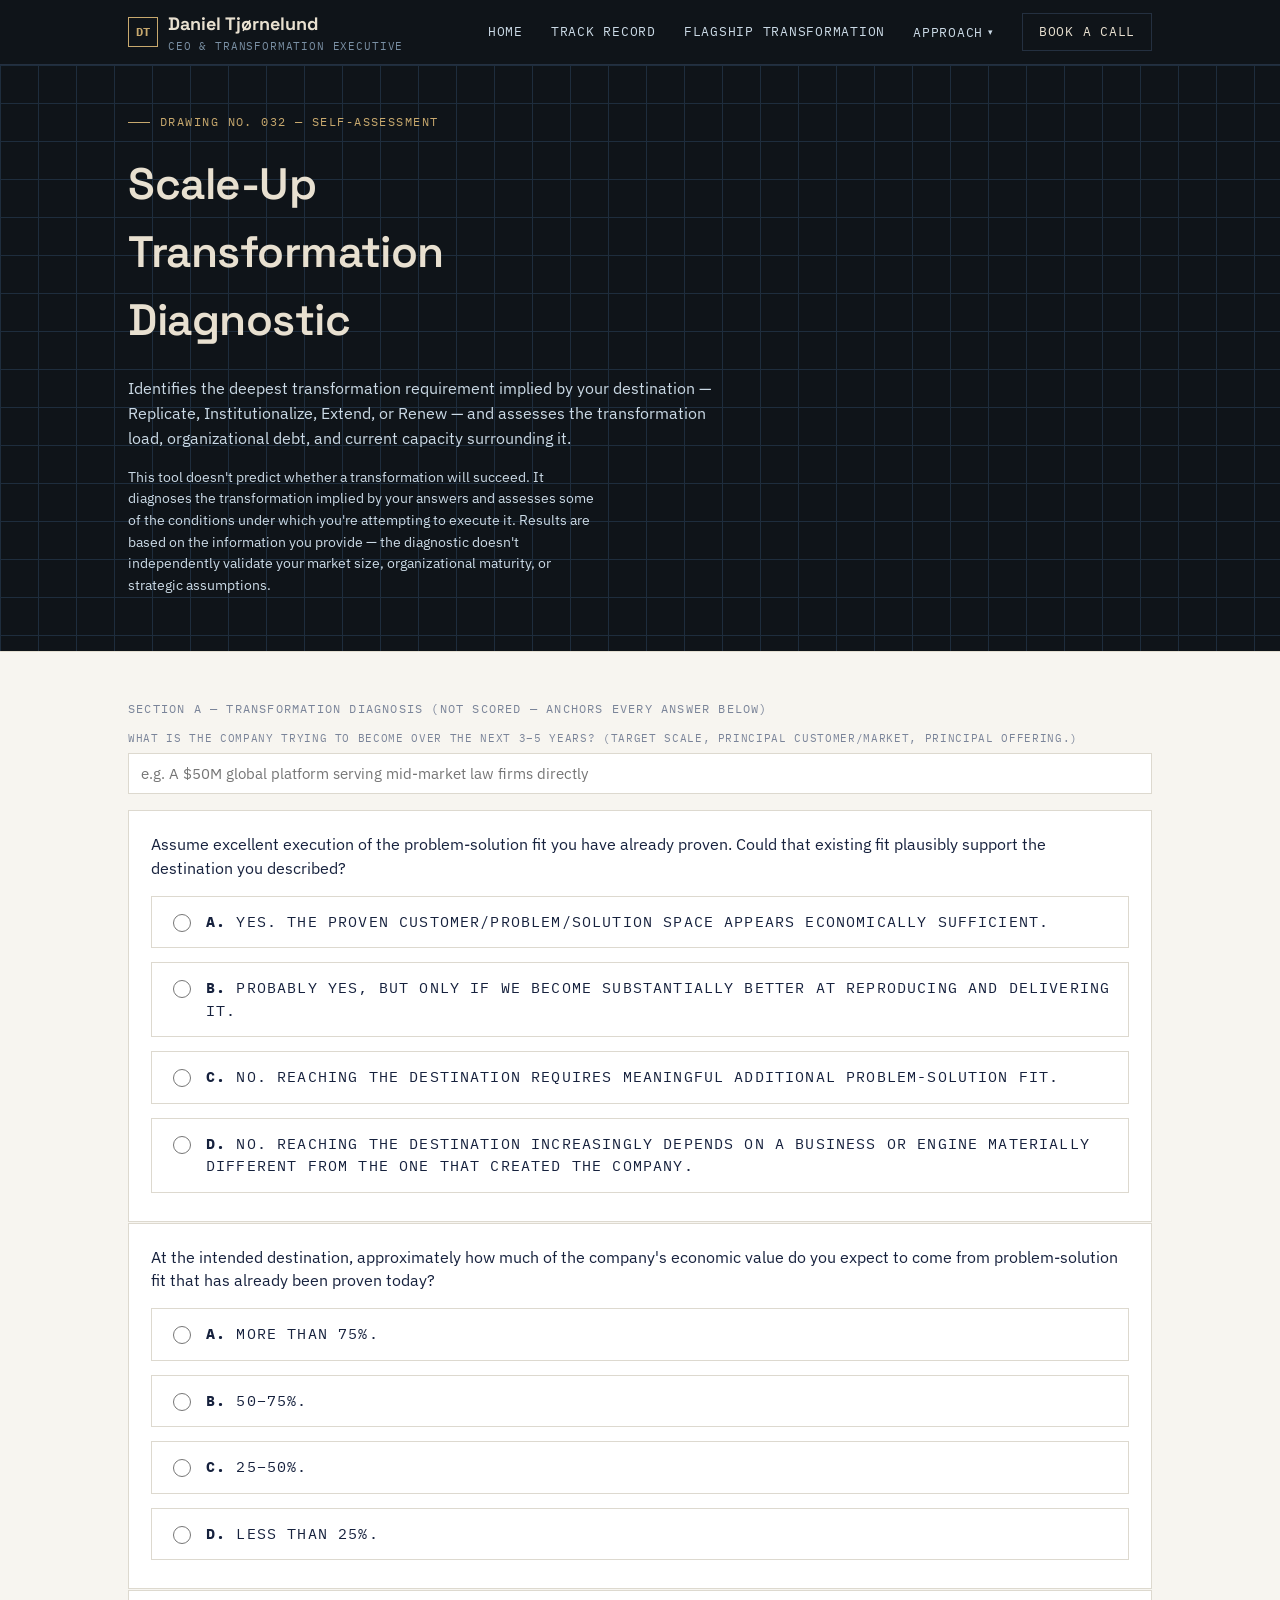
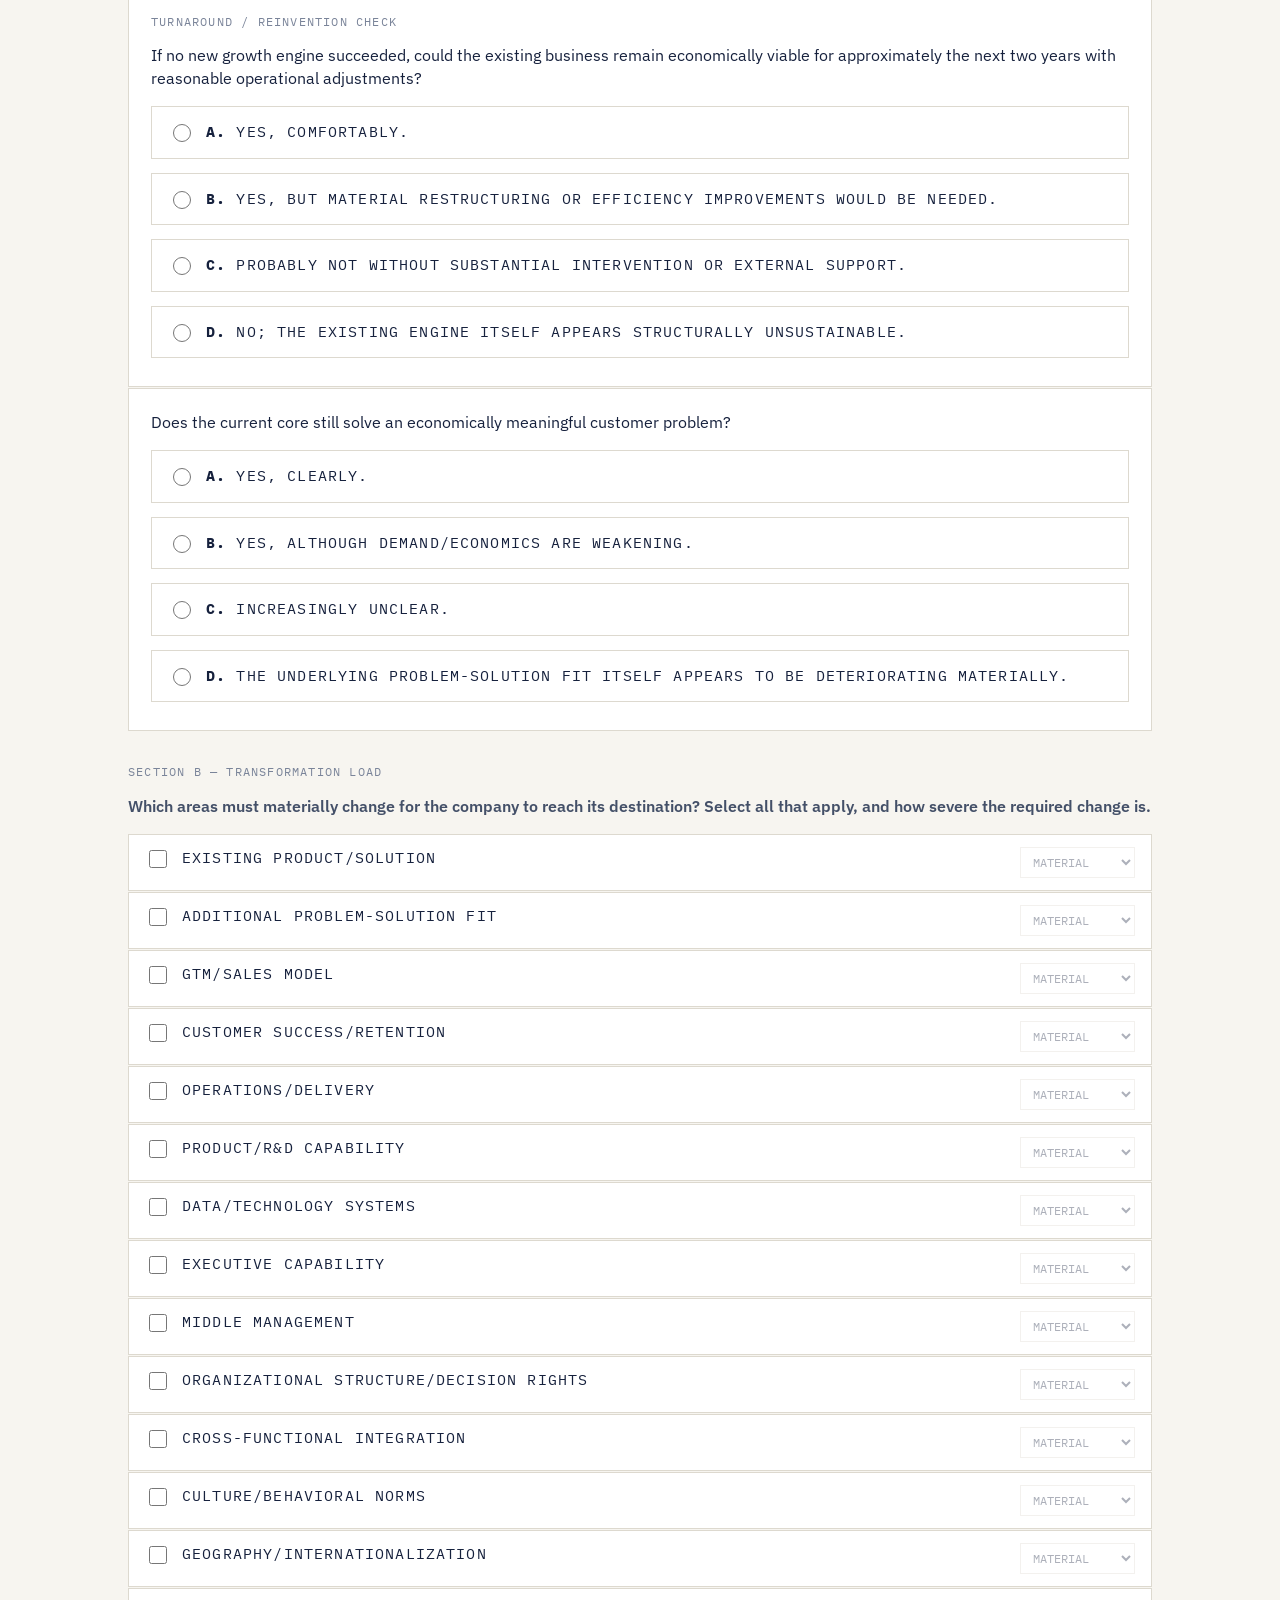
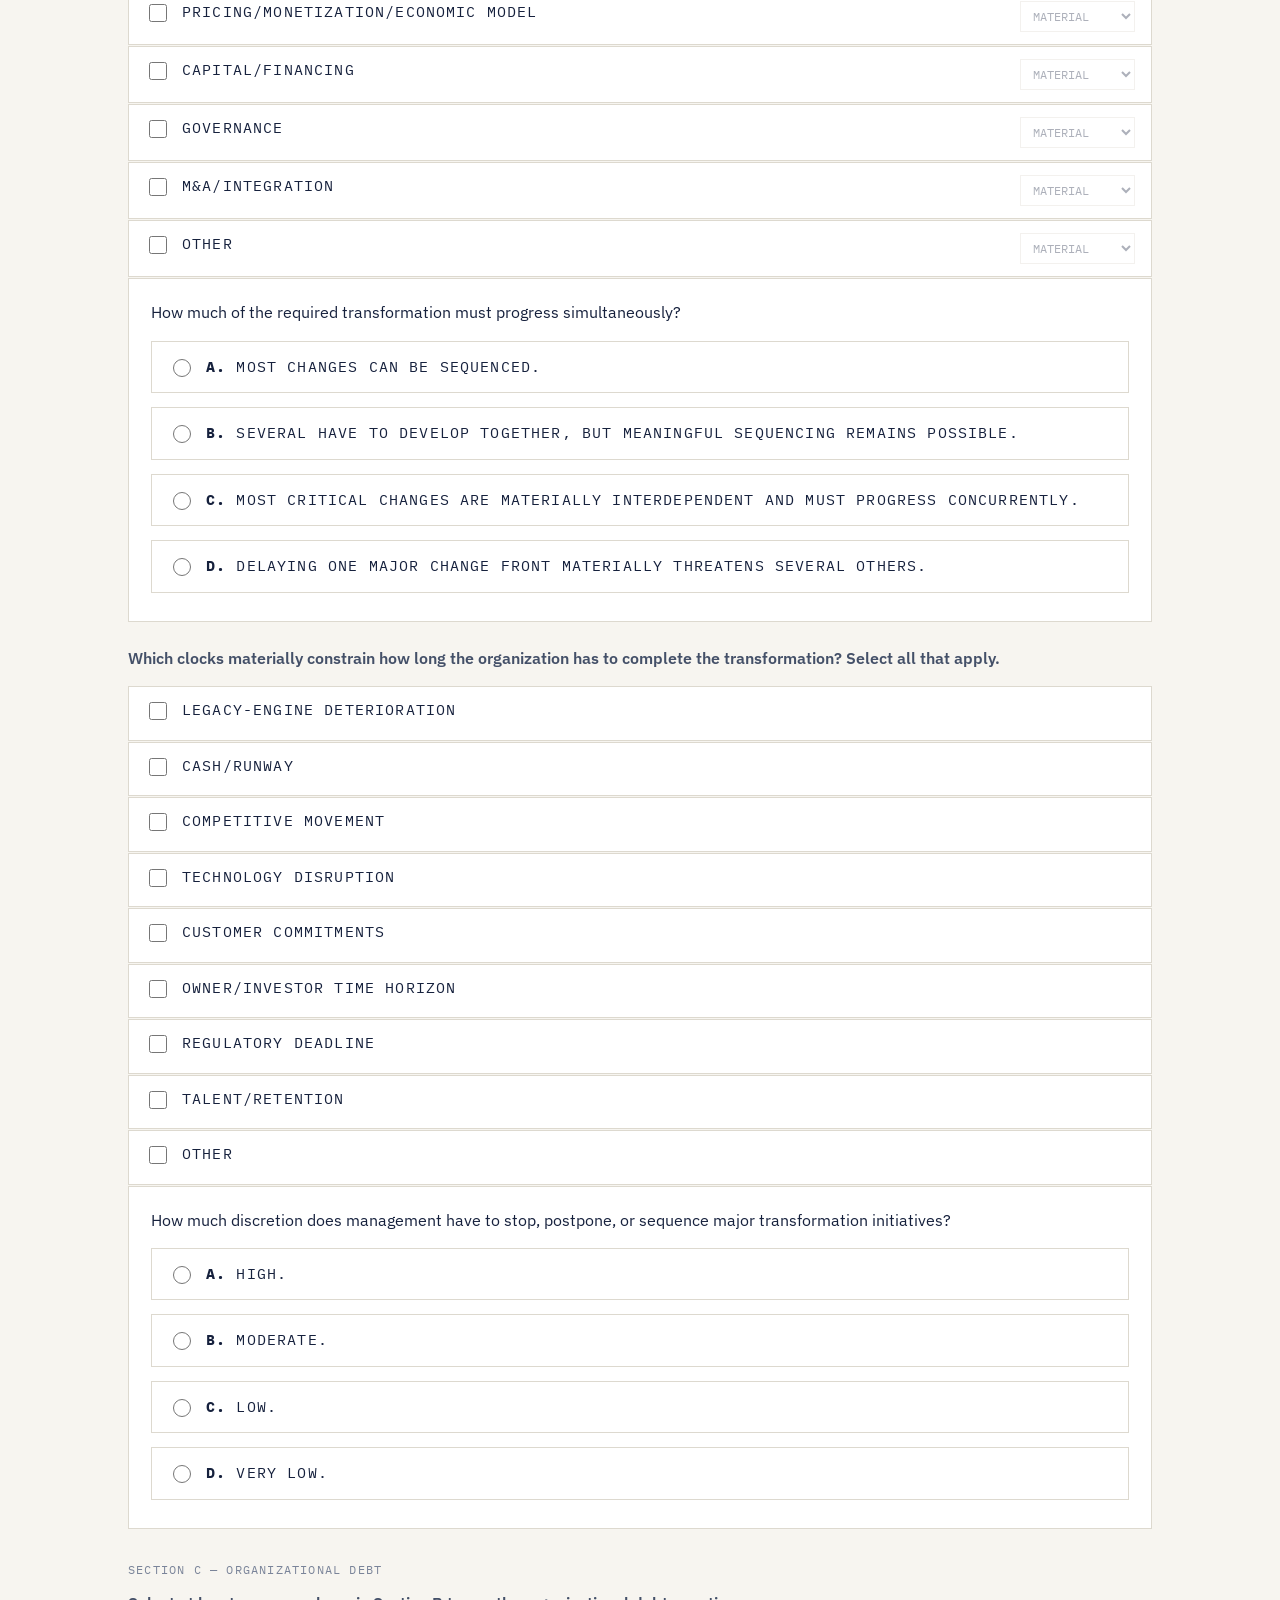
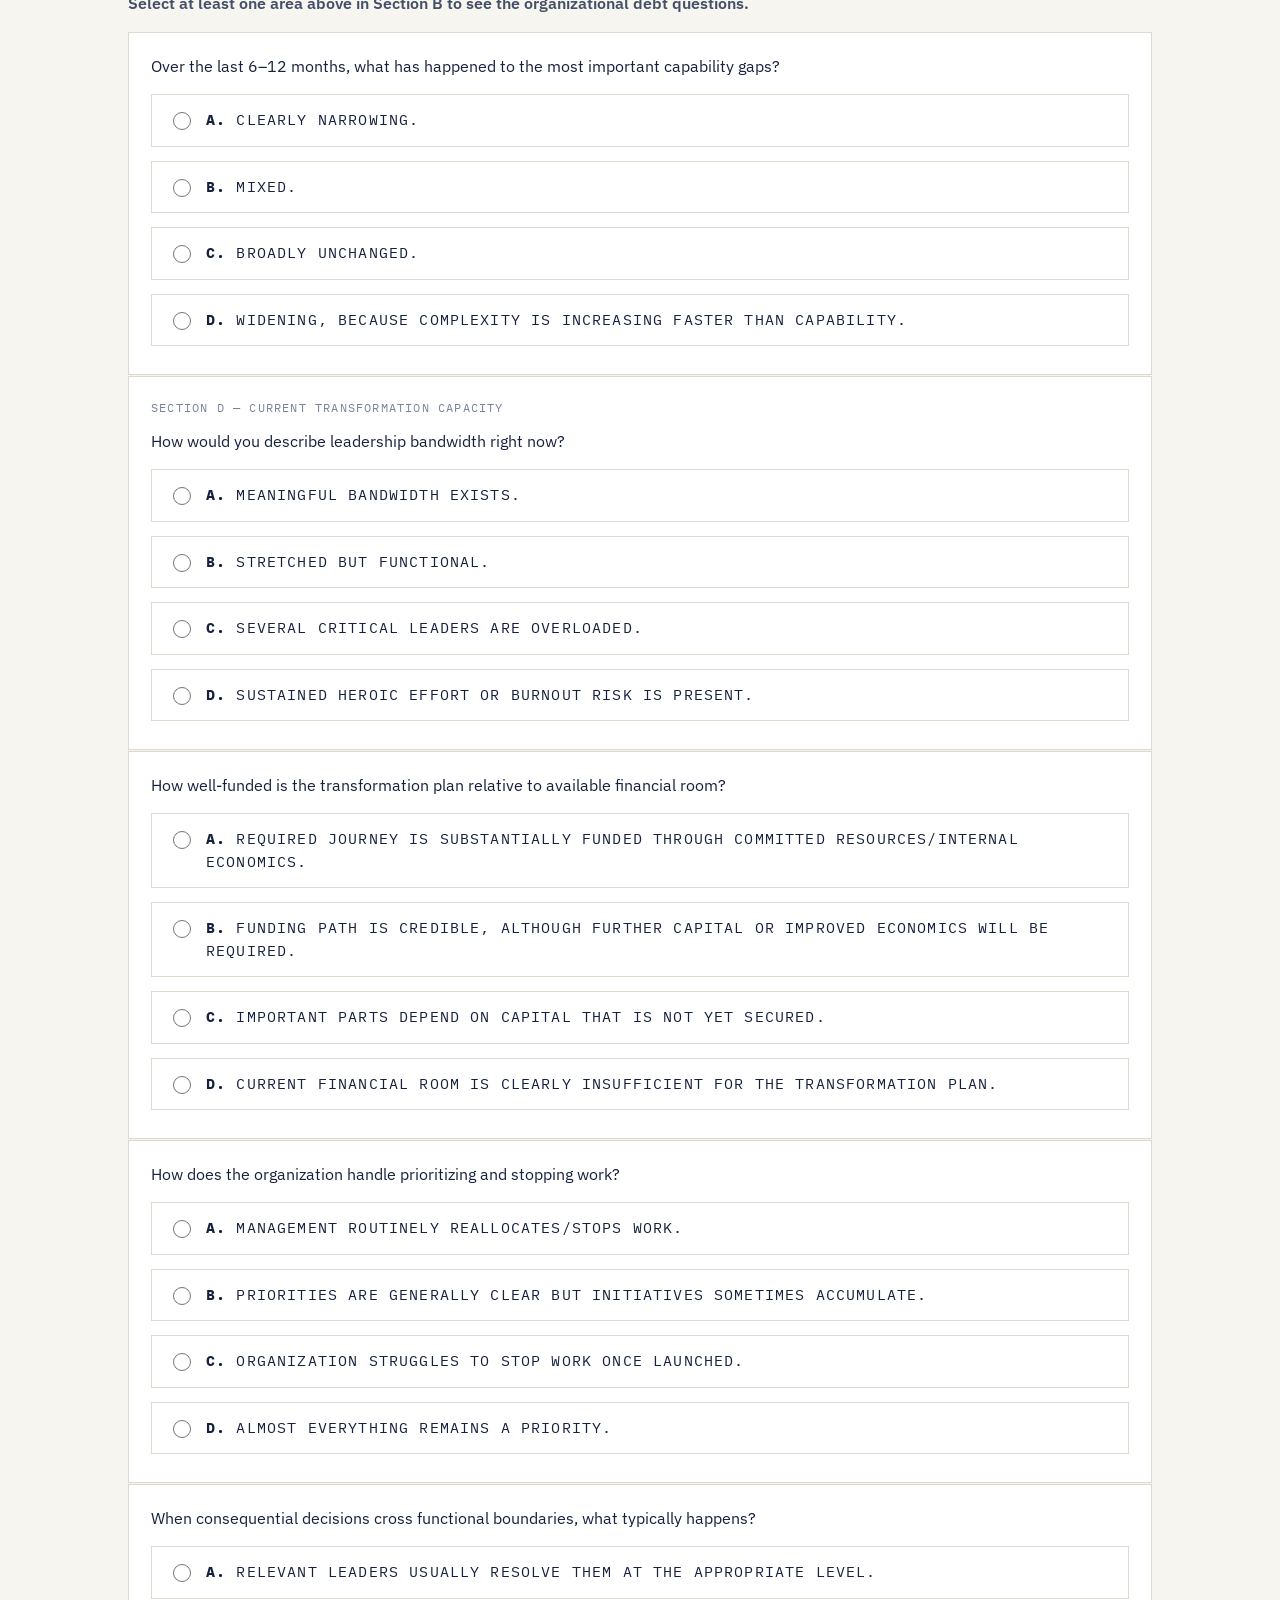
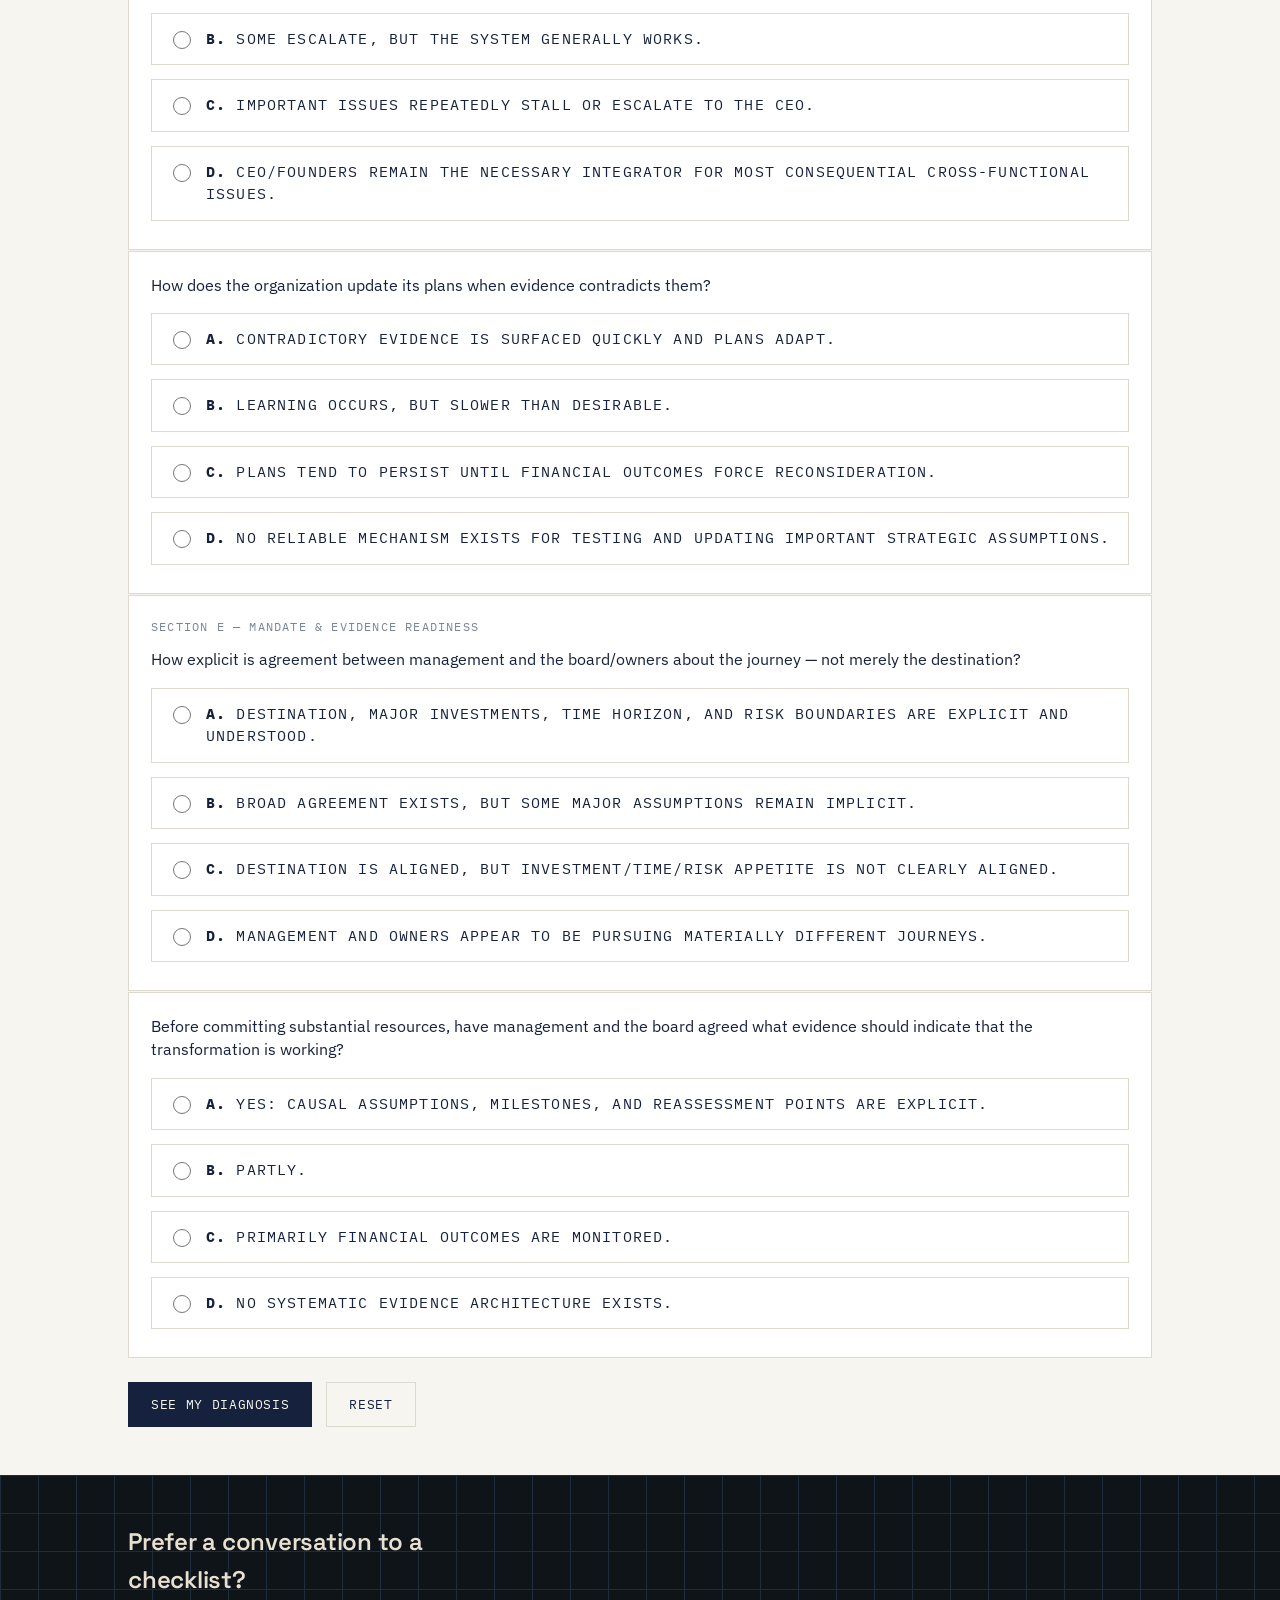
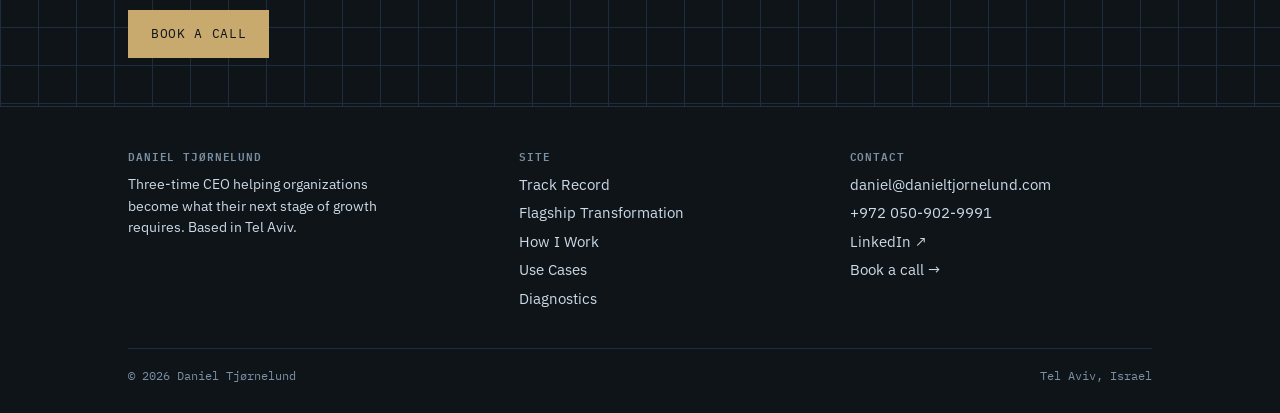
<file: stage-diagnostic.html>
<!doctype html>
<html lang="en">
<head>
<meta charset="UTF-8"><meta name="viewport" content="width=device-width, initial-scale=1">
<title>Scale-Up Transformation Diagnostic | Daniel Tjørnelund</title>
<meta name="description" content="Identifies the deepest transformation requirement implied by your destination — Replicate, Institutionalize, Extend, or Renew — and assesses transformation load, organizational debt, and current capacity.">
<link rel="canonical" href="https://www.danieltjornelund.com/stage-diagnostic.html">
<link rel="preconnect" href="https://fonts.googleapis.com">
<link href="https://fonts.googleapis.com/css2?family=Space+Grotesk:wght@500;600;700&family=IBM+Plex+Sans:wght@400;500;600&family=IBM+Plex+Mono:wght@400;500&display=swap" rel="stylesheet">
<link rel="stylesheet" href="styles.css?v=6">
</head>
<body>
<header class="site-header">
  <div class="wrap">
    <a class="brand" href="index.html"><span class="mark">DT</span><span>Daniel Tjørnelund<small>CEO &amp; Transformation Executive</small></span></a>
    <nav class="primary">
      <a href="index.html">Home</a><a href="track-record.html">Track Record</a><a href="flagship-transformation.html">Flagship Transformation</a><div class="nav-dropdown"><button class="dropdown-toggle" type="button">Approach<span class="caret">▾</span></button><div class="dropdown-menu"><a href="how-i-work.html">How I Work</a><a href="use-cases.html">Use Cases</a><a href="diagnostics.html">Diagnostics</a></div></div>
      <a href="book-daniel.html" class="btn" style="padding:8px 16px;color:var(--dark-ink);border-color:var(--dark-card-border);">Book a Call</a>
    </nav>
    <button class="menu-btn" aria-label="Open menu" aria-expanded="false"><svg viewBox="0 0 24 24" fill="none" stroke="currentColor" stroke-width="2"><line x1="3" y1="6" x2="21" y2="6"/><line x1="3" y1="12" x2="21" y2="12"/><line x1="3" y1="18" x2="21" y2="18"/></svg></button>
  </div>
  <nav class="mobile-nav"><a href="index.html">Home</a><a href="track-record.html">Track Record</a><a href="flagship-transformation.html">Flagship Transformation</a><a href="how-i-work.html">How I Work</a><a href="use-cases.html">Use Cases</a><a href="diagnostics.html">Diagnostics</a><a href="book-daniel.html">Book a Call</a></nav>
</header>
<main>
  <section class="page-hero dark-section" style="border-top:none;">
    <div class="wrap">
      <div class="eyebrow">Drawing No. 032 — Self-Assessment</div>
      <h1>Scale-Up Transformation Diagnostic</h1>
      <p class="lede">Identifies the deepest transformation requirement implied by your destination — Replicate, Institutionalize, Extend, or Renew — and assesses the transformation load, organizational debt, and current capacity surrounding it.</p>
      <p style="font-size:14px; color:var(--dark-ink-soft); max-width:60ch; margin-top:10px;">This tool doesn't predict whether a transformation will succeed. It diagnoses the transformation implied by your answers and assesses some of the conditions under which you're attempting to execute it. Results are based on the information you provide — the diagnostic doesn't independently validate your market size, organizational maturity, or strategic assumptions.</p>
    </div>
  </section>

  <section>
    <div class="wrap">
      <div id="q-root"></div>
      <div class="diag-actions">
        <button class="btn primary" id="diag-submit" type="button">See my diagnosis</button>
        <button class="btn" id="diag-reset" type="button">Reset</button>
      </div>

      <div class="diag-result" id="diag-result">
        <span class="stage-tag" id="result-tag"></span>
        <h3 id="result-headline"></h3>
        <p id="result-body" style="margin-top:10px;"></p>

        <div id="turnaround-flag" class="legit-callout" style="display:none; margin-top:16px;"></div>
        <div id="consistency-flag" class="consistency-flag" style="display:none;"></div>

        <div class="score-dashboard" id="score-dashboard" style="margin-top:20px;"></div>

        <div class="diag-section-label">Main load drivers</div>
        <p id="result-load-drivers"></p>

        <div class="diag-section-label">Largest organizational gaps</div>
        <p id="result-debt-gaps"></p>

        <div class="diag-section-label">Main capacity constraints</div>
        <p id="result-capacity-constraints"></p>

        <div class="diag-section-label">Questions worth discussing</div>
        <ul class="spec-list" id="result-questions"></ul>

        <p style="margin-top:18px; font-size:13px; color:var(--graphite); border-top:1px solid var(--paper-line); padding-top:16px;">Based on your answers. This diagnostic does not independently validate your market size, organizational maturity, financial plan, or strategic assumptions.</p>

        <div style="margin-top:16px; display:flex; gap:14px; flex-wrap:wrap;">
          <a href="flagship-transformation.html" class="btn">See how this played out at Azami →</a>
          <a href="book-daniel.html" class="btn primary">Talk it through</a>
        </div>
      </div>
    </div>
  </section>

  <section class="dark-section">
    <div class="wrap">
      <h2 style="max-width:24ch;">Prefer a conversation to a checklist?</h2>
      <a href="book-daniel.html" class="btn primary">Book a call</a>
    </div>
  </section>
</main>
<footer class="site-footer"><div class="wrap"><div class="footer-grid"><div><h4>Daniel Tjørnelund</h4><p style="font-size:14px;max-width:34ch;">Three-time CEO helping organizations become what their next stage of growth requires. Based in Tel Aviv.</p></div><div><h4>Site</h4><a href="track-record.html">Track Record</a><a href="flagship-transformation.html">Flagship Transformation</a><a href="how-i-work.html">How I Work</a><a href="use-cases.html">Use Cases</a><a href="diagnostics.html">Diagnostics</a></div><div><h4>Contact</h4><a href="mailto:daniel@danieltjornelund.com">daniel@danieltjornelund.com</a><a href="tel:+972509029991">+972 050-902-9991</a><a href="http://www.linkedin.com/in/danieltjornelund" target="_blank" rel="noopener">LinkedIn ↗</a><a href="book-daniel.html">Book a call →</a></div></div><div class="footer-bottom"><span>© 2026 Daniel Tjørnelund</span><span>Tel Aviv, Israel</span></div></div></footer>
<script src="main.js?v=2"></script>
<script src="stage-diagnostic.js"></script>
</body>
</html>
</file>
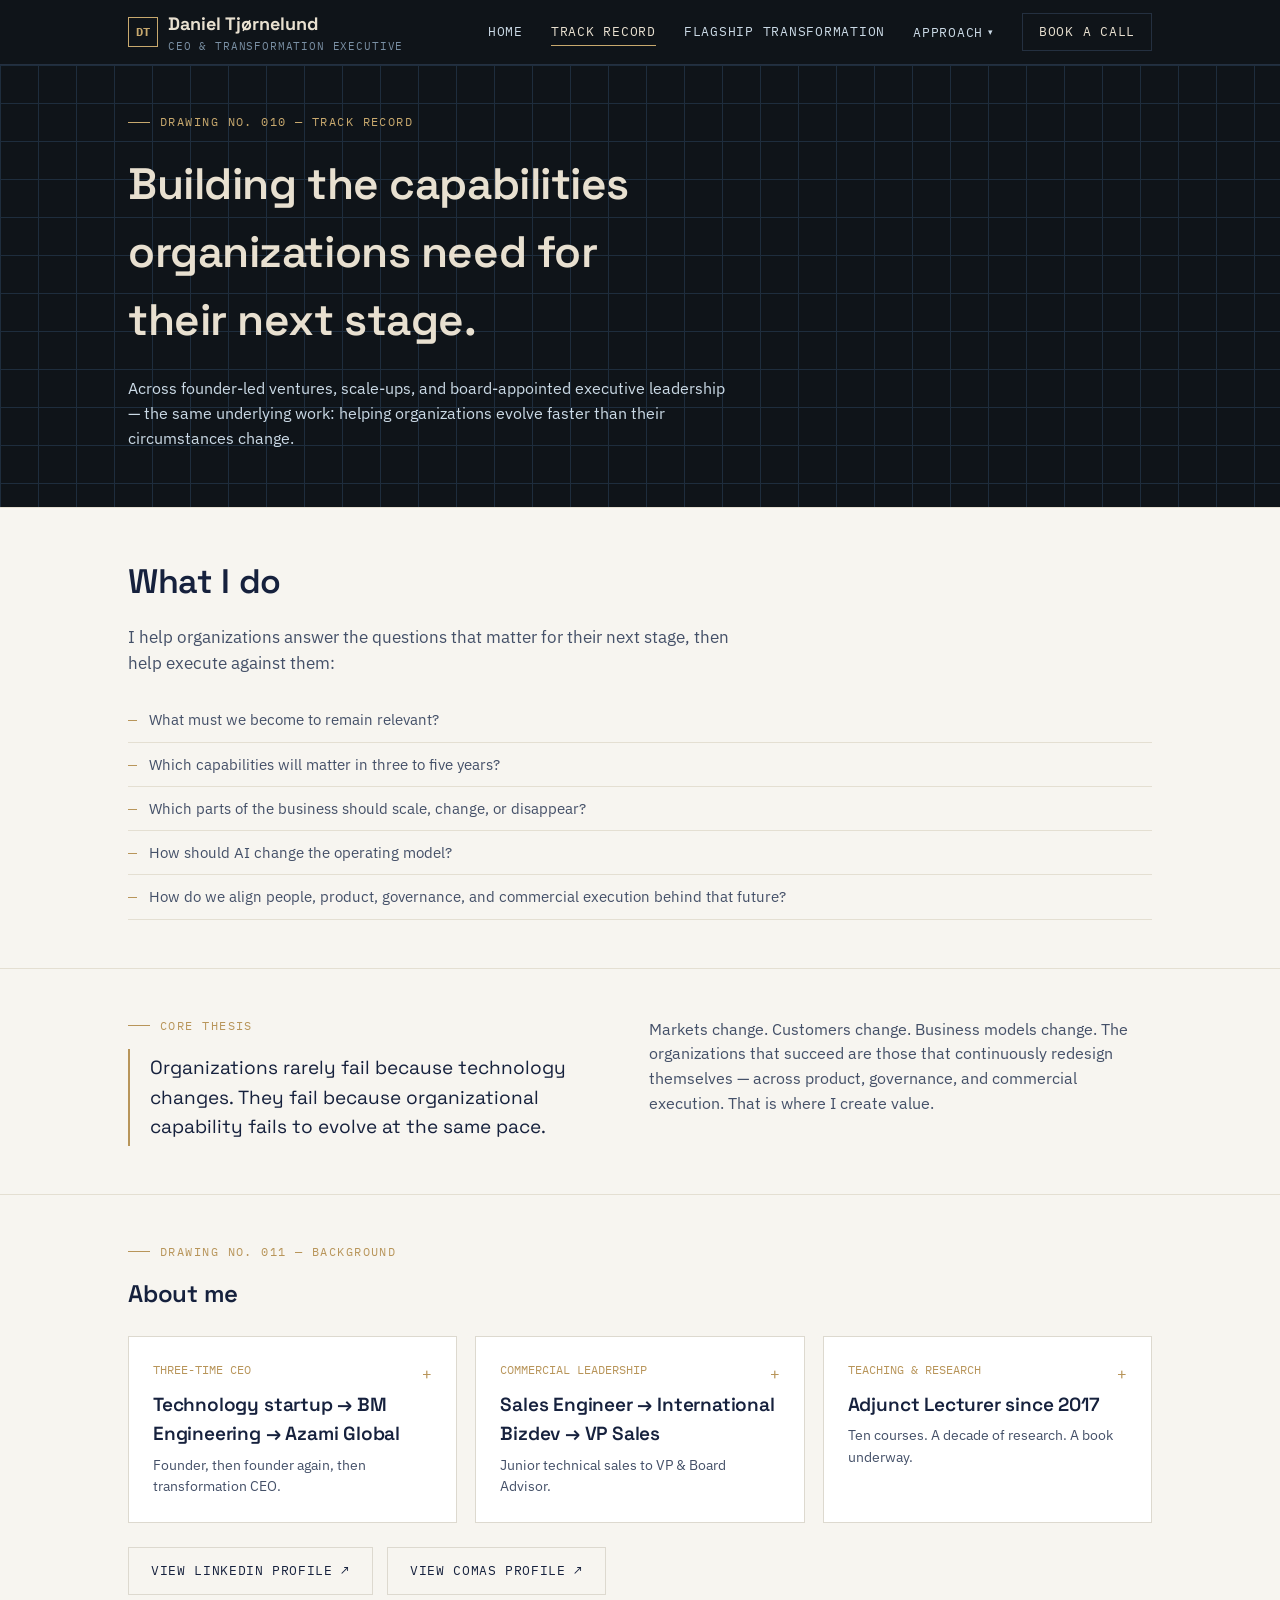
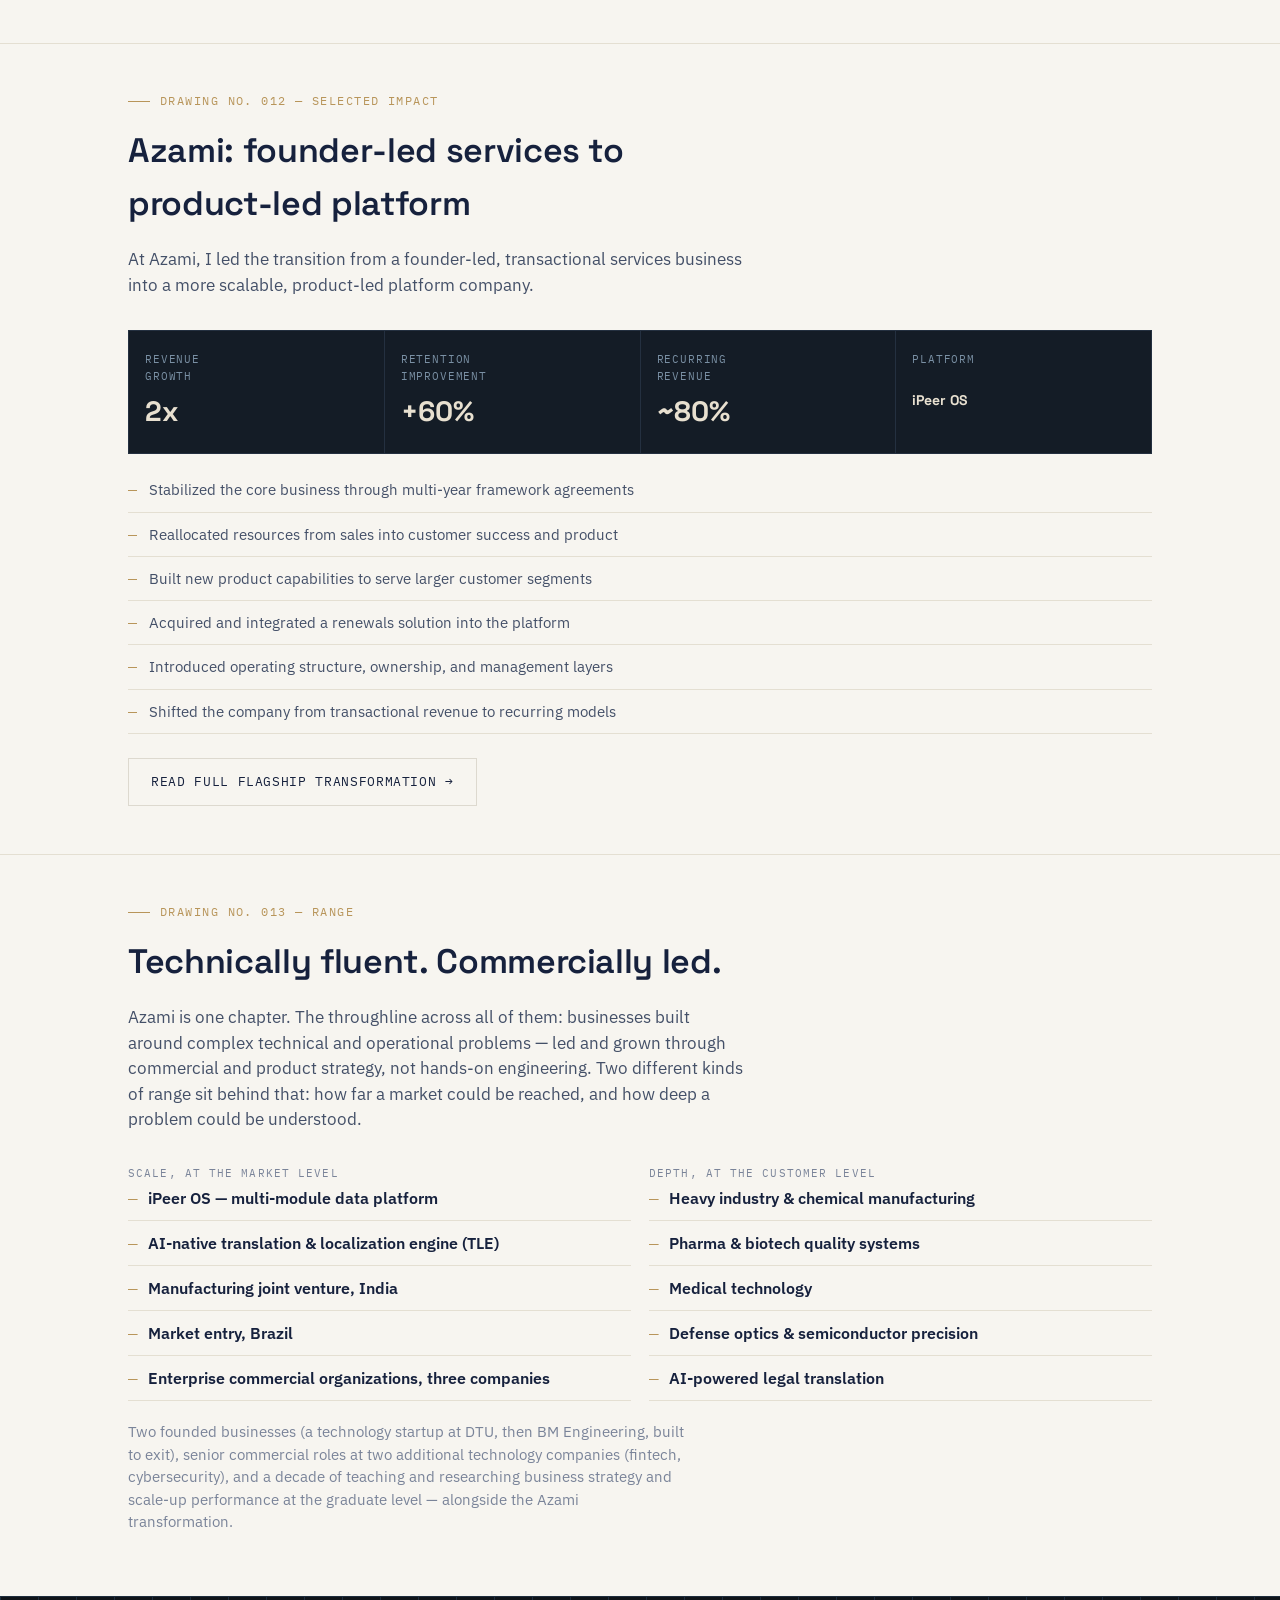
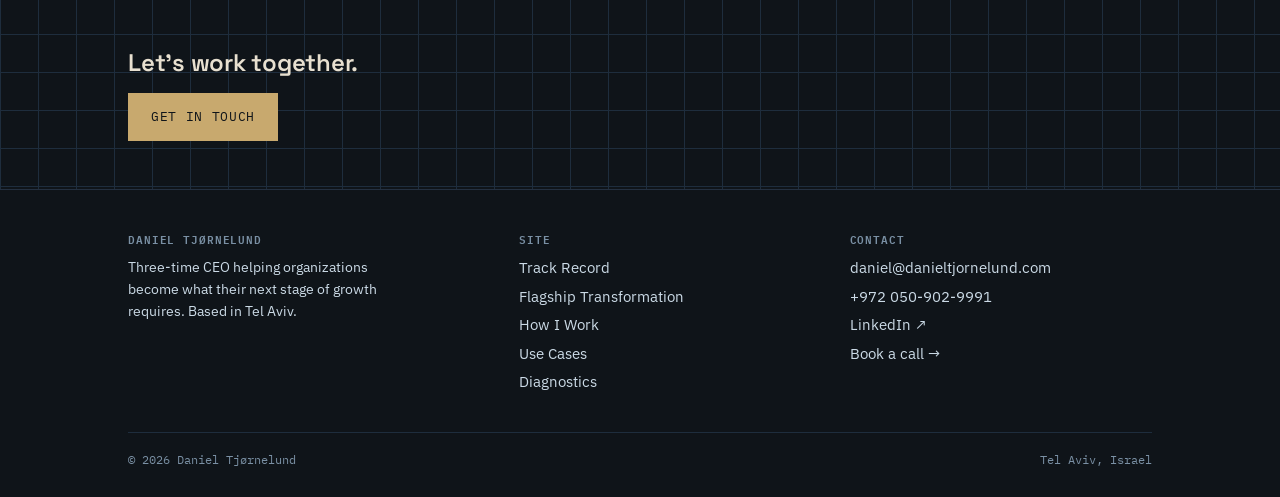
<file: track-record (1).html>
<!doctype html>
<html lang="en">
<head>
<meta charset="UTF-8"><meta name="viewport" content="width=device-width, initial-scale=1">
<title>Track Record | Daniel Tjørnelund</title>
<meta name="description" content="Daniel Tjørnelund — three-time CEO helping organizations build the capabilities they need for their next stage of growth, across industrial technology, cybersecurity, SaaS, and legal tech.">
<link rel="canonical" href="https://www.danieltjornelund.com/track-record.html">
<link rel="preconnect" href="https://fonts.googleapis.com">
<link href="https://fonts.googleapis.com/css2?family=Space+Grotesk:wght@500;600;700&family=IBM+Plex+Sans:wght@400;500;600&family=IBM+Plex+Mono:wght@400;500&display=swap" rel="stylesheet">
<link rel="stylesheet" href="styles.css?v=5">
</head>
<body>
<header class="site-header">
  <div class="wrap">
    <a class="brand" href="index.html"><span class="mark">DT</span><span>Daniel Tjørnelund<small>CEO & Transformation Executive</small></span></a>
    <nav class="primary">
      <a href="index.html">Home</a><a href="track-record.html" class="active">Track Record</a><a href="flagship-transformation.html">Flagship Transformation</a><div class="nav-dropdown"><button class="dropdown-toggle" type="button">Approach<span class="caret">▾</span></button><div class="dropdown-menu"><a href="how-i-work.html">How I Work</a><a href="use-cases.html">Use Cases</a><a href="diagnostics.html">Diagnostics</a></div></div>
      <a href="book-daniel.html" class="btn" style="padding:8px 16px;color:var(--dark-ink);border-color:var(--dark-card-border);">Book a Call</a>
    </nav>
    <button class="menu-btn" aria-label="Open menu" aria-expanded="false"><svg viewBox="0 0 24 24" fill="none" stroke="currentColor" stroke-width="2"><line x1="3" y1="6" x2="21" y2="6"/><line x1="3" y1="12" x2="21" y2="12"/><line x1="3" y1="18" x2="21" y2="18"/></svg></button>
  </div>
  <nav class="mobile-nav"><a href="index.html">Home</a><a href="track-record.html">Track Record</a><a href="flagship-transformation.html">Flagship Transformation</a><a href="how-i-work.html">How I Work</a><a href="use-cases.html">Use Cases</a><a href="diagnostics.html">Diagnostics</a><a href="book-daniel.html">Book a Call</a></nav>
</header>
<main>
  <section class="page-hero dark-section" style="border-top:none;">
    <div class="wrap">
      <div class="eyebrow">Drawing No. 010 — Track Record</div>
      <h1>Building the capabilities organizations need for their next stage.</h1>
      <p class="lede">Across founder-led ventures, scale-ups, and board-appointed executive leadership — the same underlying work: helping organizations evolve faster than their circumstances change.</p>
    </div>
  </section>
  <section>
    <div class="wrap">
      <div class="section-head"><h2>What I do</h2><p class="lede">I help organizations answer the questions that matter for their next stage, then help execute against them:</p></div>
      <ul class="spec-list">
        <li>What must we become to remain relevant?</li>
        <li>Which capabilities will matter in three to five years?</li>
        <li>Which parts of the business should scale, change, or disappear?</li>
        <li>How should AI change the operating model?</li>
        <li>How do we align people, product, governance, and commercial execution behind that future?</li>
      </ul>
    </div>
  </section>
  <section>
    <div class="wrap">
      <div class="grid cols-2">
        <div><div class="eyebrow">Core thesis</div><blockquote>Organizations rarely fail because technology changes. They fail because organizational capability fails to evolve at the same pace.</blockquote></div>
        <div><p>Markets change. Customers change. Business models change. The organizations that succeed are those that continuously redesign themselves — across product, governance, and commercial execution. That is where I create value.</p></div>
      </div>
    </div>
  </section>
  <section>
    <div class="wrap">
      <div class="eyebrow">Drawing No. 011 — Background</div>
      <h2>About me</h2>
      <div class="grid cols-3" style="margin-top:24px;">
        <div class="card reveal"><span class="toggle-mark">+</span><span class="num">THREE-TIME CEO</span><h3>Technology startup → BM Engineering → Azami Global</h3><p class="teaser">Founder, then founder again, then transformation CEO.</p><div class="reveal-body"><p style="margin:0;">Co-founded and led a technology startup at DTU, then founded, scaled, and exited BM Engineering, then led Azami Global's transformation from founder-led services to a multi-product platform.</p></div></div>
        <div class="card reveal"><span class="toggle-mark">+</span><span class="num">COMMERCIAL LEADERSHIP</span><h3>Sales Engineer → International Bizdev → VP Sales</h3><p class="teaser">Junior technical sales to VP &amp; Board Advisor.</p><div class="reveal-body"><p style="margin:0;">Built commercial organizations across Atlas Copco, CQM, BlueDot, and Cybeats — from early sales engineering to VP Sales and Board Advisor — spanning industrial technology, fintech, and cybersecurity, across EMEA, North America, and Asia.</p></div></div>
        <div class="card reveal"><span class="toggle-mark">+</span><span class="num">TEACHING &amp; RESEARCH</span><h3>Adjunct Lecturer since 2017</h3><p class="teaser">Ten courses. A decade of research. A book underway.</p><div class="reveal-body"><p style="margin:0;">A decade designing and teaching entrepreneurship, international business, and scale-up strategy at CoMAS and Reichman University — roughly ten courses, each MALAG-approved. Research distinguishing "Performer" scale-ups from cash-burning "Dreamers" underpins a book in progress.</p></div></div>
      </div>
      <div style="display:flex;gap:14px;flex-wrap:wrap;margin-top:24px;">
        <a href="http://www.linkedin.com/in/danieltjornelund" target="_blank" rel="noopener" class="btn">View LinkedIn profile ↗</a>
        <a href="https://www.colman.ac.il/teaching/lecturers/daniel-tjoernelund/" target="_blank" rel="noopener" class="btn">View CoMAS profile ↗</a>
      </div>
    </div>
  </section>
  <section>
    <div class="wrap">
      <div class="section-head">
        <div class="eyebrow">Drawing No. 012 — Selected Impact</div>
        <h2>Azami: founder-led services to product-led platform</h2>
        <p class="lede">At Azami, I led the transition from a founder-led, transactional services business into a more scalable, product-led platform company.</p>
      </div>
      <div class="metrics">
        <div class="metric"><span class="tag">Revenue<br>Growth</span><div class="val">2x</div></div>
        <div class="metric"><span class="tag">Retention<br>Improvement</span><div class="val">+60%</div></div>
        <div class="metric"><span class="tag">Recurring<br>Revenue</span><div class="val">~80%</div></div>
        <div class="metric"><span class="tag">Platform<br>&nbsp;</span><div class="val mono" style="font-size:14px;">iPeer OS</div></div>
      </div>
      <ul class="spec-list" style="margin-top:24px;">
        <li>Stabilized the core business through multi-year framework agreements</li>
        <li>Reallocated resources from sales into customer success and product</li>
        <li>Built new product capabilities to serve larger customer segments</li>
        <li>Acquired and integrated a renewals solution into the platform</li>
        <li>Introduced operating structure, ownership, and management layers</li>
        <li>Shifted the company from transactional revenue to recurring models</li>
      </ul>
      <div style="margin-top:24px;"><a href="flagship-transformation.html" class="btn">Read full flagship transformation →</a></div>
    </div>
  </section>
  <section>
    <div class="wrap">
      <div class="section-head">
        <div class="eyebrow">Drawing No. 013 — Range</div>
        <h2>Technically fluent. Commercially led.</h2>
        <p class="lede">Azami is one chapter. The throughline across all of them: businesses built around complex technical and operational problems — led and grown through commercial and product strategy, not hands-on engineering. Two different kinds of range sit behind that: how far a market could be reached, and how deep a problem could be understood.</p>
      </div>
      <div class="grid cols-2">
        <div>
          <div class="cluster-label" style="margin-top:0;">Scale, at the market level</div>
          <ul class="spec-list reveal-list">
            <li><span class="line-head">iPeer OS — multi-module data platform</span><span class="line-detail">Diversified a single-product legal services business into a four-module SaaS platform, each module reaching a market segment the original product structurally couldn't.</span></li>
            <li><span class="line-head">AI-native translation &amp; localization engine (TLE)</span><span class="line-detail">Directed the product strategy behind an IP-specific translation engine, defending margin against generic AI commoditization.</span></li>
            <li><span class="line-head">Manufacturing joint venture, India</span><span class="line-detail">Built a local production JV to serve one of the world's largest developing energy markets.</span></li>
            <li><span class="line-head">Market entry, Brazil</span><span class="line-detail">Opened the Brazilian market through a strategic local partnership.</span></li>
            <li><span class="line-head">Enterprise commercial organizations, three companies</span><span class="line-detail">Built go-to-market and commercial teams across North America, Europe, and Asia.</span></li>
          </ul>
        </div>
        <div>
          <div class="cluster-label" style="margin-top:0;">Depth, at the customer level</div>
          <ul class="spec-list reveal-list">
            <li><span class="line-head">Heavy industry &amp; chemical manufacturing</span><span class="line-detail">Directed engineering-infrastructure programs for major minerals and chemical producers.</span></li>
            <li><span class="line-head">Pharma &amp; biotech quality systems</span><span class="line-detail">Led safety-critical quality programs for pharmaceutical and biotech manufacturers.</span></li>
            <li><span class="line-head">Medical technology</span><span class="line-detail">Directed specialty programs for hospital-grade respiratory and medical-gas systems.</span></li>
            <li><span class="line-head">Defense optics &amp; semiconductor precision</span><span class="line-detail">Shaped product strategy for defense-grade optics and ultra-precise semiconductor inspection systems.</span></li>
            <li><span class="line-head">AI-powered legal translation</span><span class="line-detail">Directed platform strategy for technology preserving legal and technical claim accuracy across jurisdictions.</span></li>
          </ul>
        </div>
      </div>
      <p style="margin-top:20px; max-width:62ch; color:var(--graphite); font-size:14.5px;">Two founded businesses (a technology startup at DTU, then BM Engineering, built to exit), senior commercial roles at two additional technology companies (fintech, cybersecurity), and a decade of teaching and researching business strategy and scale-up performance at the graduate level — alongside the Azami transformation.</p>
    </div>
  </section>
  <section class="dark-section">
    <div class="wrap"><h2 style="max-width:20ch;">Let's work together.</h2><a href="book-daniel.html" class="btn primary">Get in touch</a></div>
  </section>
</main>
<footer class="site-footer"><div class="wrap"><div class="footer-grid"><div><h4>Daniel Tjørnelund</h4><p style="font-size:14px;max-width:34ch;">Three-time CEO helping organizations become what their next stage of growth requires. Based in Tel Aviv.</p></div><div><h4>Site</h4><a href="track-record.html">Track Record</a><a href="flagship-transformation.html">Flagship Transformation</a><a href="how-i-work.html">How I Work</a><a href="use-cases.html">Use Cases</a><a href="diagnostics.html">Diagnostics</a></div><div><h4>Contact</h4><a href="mailto:daniel@danieltjornelund.com">daniel@danieltjornelund.com</a><a href="tel:+972509029991">+972 050-902-9991</a><a href="http://www.linkedin.com/in/danieltjornelund" target="_blank" rel="noopener">LinkedIn ↗</a><a href="book-daniel.html">Book a call →</a></div></div><div class="footer-bottom"><span>© 2026 Daniel Tjørnelund</span><span>Tel Aviv, Israel</span></div></div></footer>
<script src="main.js?v=2"></script>
</body>
</html>
</file>
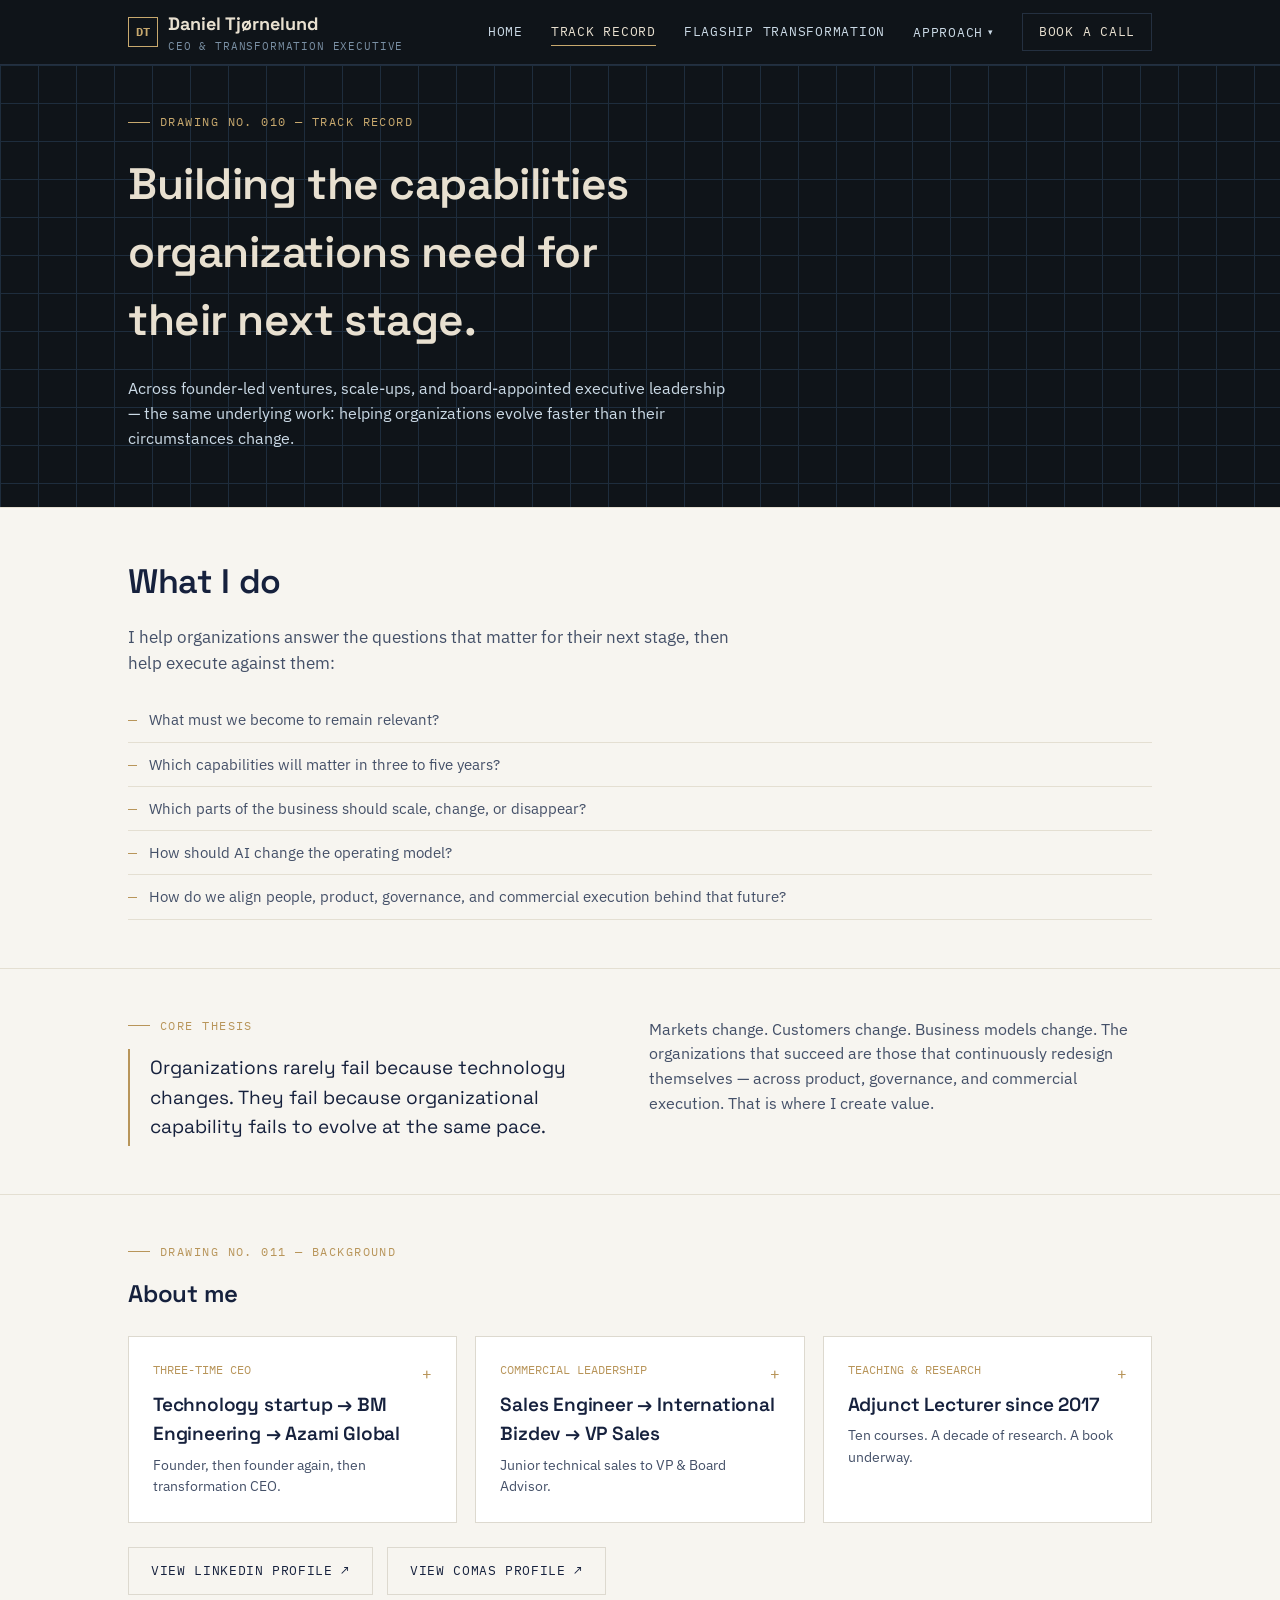
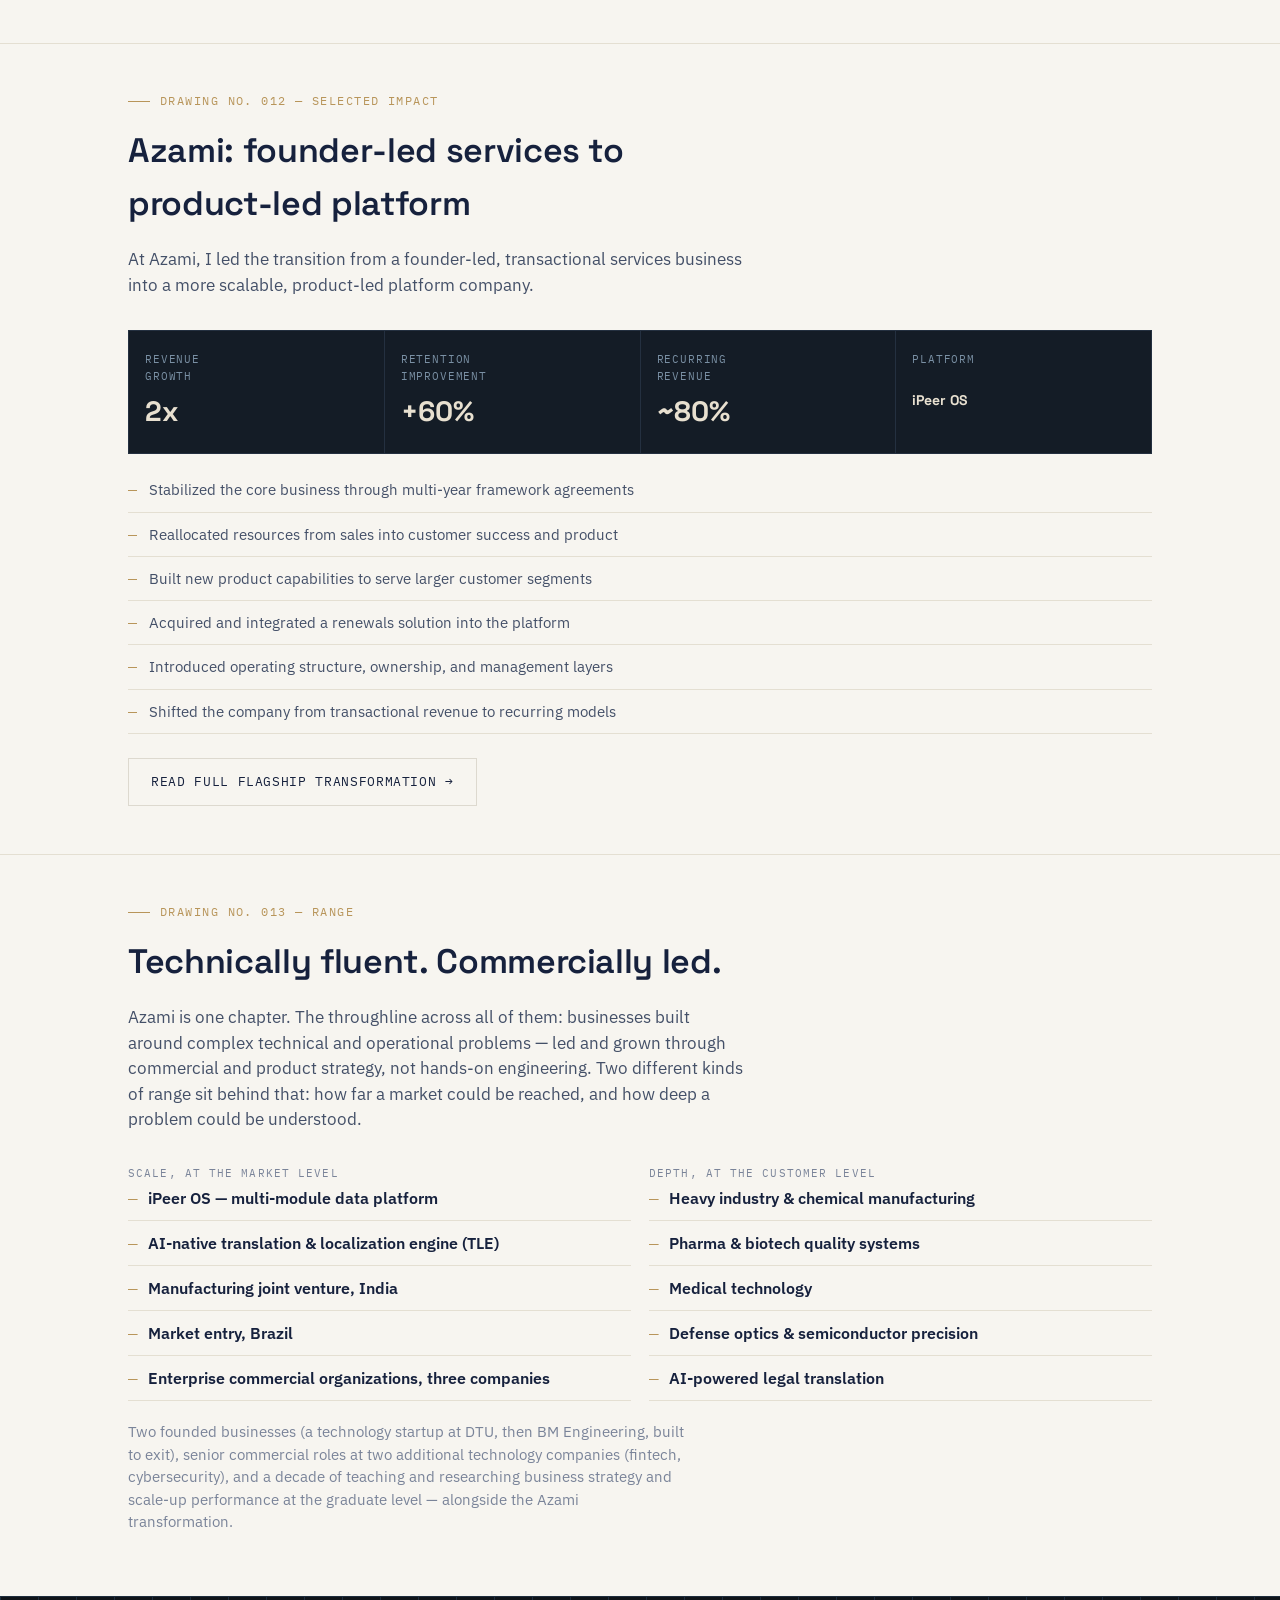
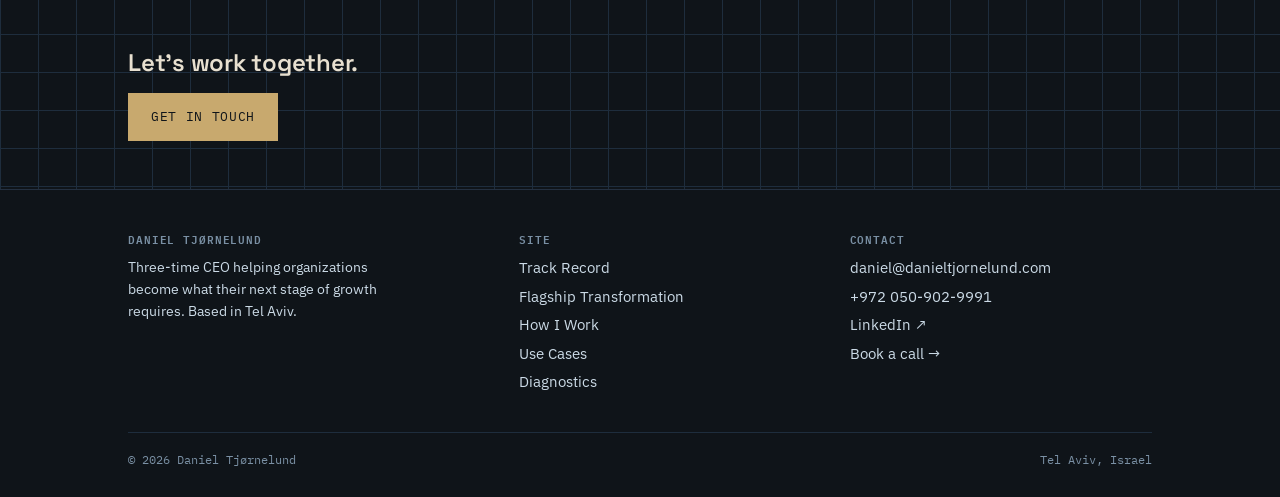
<file: track-record.html>
<!doctype html>
<html lang="en">
<head>
<meta charset="UTF-8"><meta name="viewport" content="width=device-width, initial-scale=1">
<title>Track Record | Daniel Tjørnelund</title>
<meta name="description" content="Daniel Tjørnelund — three-time CEO helping organizations build the capabilities they need for their next stage of growth, across industrial technology, cybersecurity, SaaS, and legal tech.">
<link rel="canonical" href="https://www.danieltjornelund.com/track-record.html">
<link rel="preconnect" href="https://fonts.googleapis.com">
<link href="https://fonts.googleapis.com/css2?family=Space+Grotesk:wght@500;600;700&family=IBM+Plex+Sans:wght@400;500;600&family=IBM+Plex+Mono:wght@400;500&display=swap" rel="stylesheet">
<link rel="stylesheet" href="styles.css?v=6">
</head>
<body>
<header class="site-header">
  <div class="wrap">
    <a class="brand" href="index.html"><span class="mark">DT</span><span>Daniel Tjørnelund<small>CEO & Transformation Executive</small></span></a>
    <nav class="primary">
      <a href="index.html">Home</a><a href="track-record.html" class="active">Track Record</a><a href="flagship-transformation.html">Flagship Transformation</a><div class="nav-dropdown"><button class="dropdown-toggle" type="button">Approach<span class="caret">▾</span></button><div class="dropdown-menu"><a href="how-i-work.html">How I Work</a><a href="use-cases.html">Use Cases</a><a href="diagnostics.html">Diagnostics</a></div></div>
      <a href="book-daniel.html" class="btn" style="padding:8px 16px;color:var(--dark-ink);border-color:var(--dark-card-border);">Book a Call</a>
    </nav>
    <button class="menu-btn" aria-label="Open menu" aria-expanded="false"><svg viewBox="0 0 24 24" fill="none" stroke="currentColor" stroke-width="2"><line x1="3" y1="6" x2="21" y2="6"/><line x1="3" y1="12" x2="21" y2="12"/><line x1="3" y1="18" x2="21" y2="18"/></svg></button>
  </div>
  <nav class="mobile-nav"><a href="index.html">Home</a><a href="track-record.html">Track Record</a><a href="flagship-transformation.html">Flagship Transformation</a><a href="how-i-work.html">How I Work</a><a href="use-cases.html">Use Cases</a><a href="diagnostics.html">Diagnostics</a><a href="book-daniel.html">Book a Call</a></nav>
</header>
<main>
  <section class="page-hero dark-section" style="border-top:none;">
    <div class="wrap">
      <div class="eyebrow">Drawing No. 010 — Track Record</div>
      <h1>Building the capabilities organizations need for their next stage.</h1>
      <p class="lede">Across founder-led ventures, scale-ups, and board-appointed executive leadership — the same underlying work: helping organizations evolve faster than their circumstances change.</p>
    </div>
  </section>
  <section>
    <div class="wrap">
      <div class="section-head"><h2>What I do</h2><p class="lede">I help organizations answer the questions that matter for their next stage, then help execute against them:</p></div>
      <ul class="spec-list">
        <li>What must we become to remain relevant?</li>
        <li>Which capabilities will matter in three to five years?</li>
        <li>Which parts of the business should scale, change, or disappear?</li>
        <li>How should AI change the operating model?</li>
        <li>How do we align people, product, governance, and commercial execution behind that future?</li>
      </ul>
    </div>
  </section>
  <section>
    <div class="wrap">
      <div class="grid cols-2">
        <div><div class="eyebrow">Core thesis</div><blockquote>Organizations rarely fail because technology changes. They fail because organizational capability fails to evolve at the same pace.</blockquote></div>
        <div><p>Markets change. Customers change. Business models change. The organizations that succeed are those that continuously redesign themselves — across product, governance, and commercial execution. That is where I create value.</p></div>
      </div>
    </div>
  </section>
  <section>
    <div class="wrap">
      <div class="eyebrow">Drawing No. 011 — Background</div>
      <h2>About me</h2>
      <div class="grid cols-3" style="margin-top:24px;">
        <div class="card reveal"><span class="toggle-mark">+</span><span class="num">THREE-TIME CEO</span><h3>Technology startup → BM Engineering → Azami Global</h3><p class="teaser">Founder, then founder again, then transformation CEO.</p><div class="reveal-body"><p style="margin:0;">Co-founded and led a technology startup at DTU, then founded, scaled, and exited BM Engineering, then led Azami Global's transformation from founder-led services to a multi-product platform.</p></div></div>
        <div class="card reveal"><span class="toggle-mark">+</span><span class="num">COMMERCIAL LEADERSHIP</span><h3>Sales Engineer → International Bizdev → VP Sales</h3><p class="teaser">Junior technical sales to VP &amp; Board Advisor.</p><div class="reveal-body"><p style="margin:0;">Built commercial organizations across Atlas Copco, CQM, BlueDot, and Cybeats — from early sales engineering to VP Sales and Board Advisor — spanning industrial technology, fintech, and cybersecurity, across EMEA, North America, and Asia.</p></div></div>
        <div class="card reveal"><span class="toggle-mark">+</span><span class="num">TEACHING &amp; RESEARCH</span><h3>Adjunct Lecturer since 2017</h3><p class="teaser">Ten courses. A decade of research. A book underway.</p><div class="reveal-body"><p style="margin:0;">A decade designing and teaching entrepreneurship, international business, and scale-up strategy at CoMAS and Reichman University — roughly ten courses, each MALAG-approved. Research distinguishing "Performer" scale-ups from cash-burning "Dreamers" underpins a book in progress.</p></div></div>
      </div>
      <div style="display:flex;gap:14px;flex-wrap:wrap;margin-top:24px;">
        <a href="http://www.linkedin.com/in/danieltjornelund" target="_blank" rel="noopener" class="btn">View LinkedIn profile ↗</a>
        <a href="https://www.colman.ac.il/teaching/lecturers/daniel-tjoernelund/" target="_blank" rel="noopener" class="btn">View CoMAS profile ↗</a>
      </div>
    </div>
  </section>
  <section>
    <div class="wrap">
      <div class="section-head">
        <div class="eyebrow">Drawing No. 012 — Selected Impact</div>
        <h2>Azami: founder-led services to product-led platform</h2>
        <p class="lede">At Azami, I led the transition from a founder-led, transactional services business into a more scalable, product-led platform company.</p>
      </div>
      <div class="metrics">
        <div class="metric"><span class="tag">Revenue<br>Growth</span><div class="val">2x</div></div>
        <div class="metric"><span class="tag">Retention<br>Improvement</span><div class="val">+60%</div></div>
        <div class="metric"><span class="tag">Recurring<br>Revenue</span><div class="val">~80%</div></div>
        <div class="metric"><span class="tag">Platform<br>&nbsp;</span><div class="val mono" style="font-size:14px;">iPeer OS</div></div>
      </div>
      <ul class="spec-list" style="margin-top:24px;">
        <li>Stabilized the core business through multi-year framework agreements</li>
        <li>Reallocated resources from sales into customer success and product</li>
        <li>Built new product capabilities to serve larger customer segments</li>
        <li>Acquired and integrated a renewals solution into the platform</li>
        <li>Introduced operating structure, ownership, and management layers</li>
        <li>Shifted the company from transactional revenue to recurring models</li>
      </ul>
      <div style="margin-top:24px;"><a href="flagship-transformation.html" class="btn">Read full flagship transformation →</a></div>
    </div>
  </section>
  <section>
    <div class="wrap">
      <div class="section-head">
        <div class="eyebrow">Drawing No. 013 — Range</div>
        <h2>Technically fluent. Commercially led.</h2>
        <p class="lede">Azami is one chapter. The throughline across all of them: businesses built around complex technical and operational problems — led and grown through commercial and product strategy, not hands-on engineering. Two different kinds of range sit behind that: how far a market could be reached, and how deep a problem could be understood.</p>
      </div>
      <div class="grid cols-2">
        <div>
          <div class="cluster-label" style="margin-top:0;">Scale, at the market level</div>
          <ul class="spec-list reveal-list">
            <li><span class="line-head">iPeer OS — multi-module data platform</span><span class="line-detail">Diversified a single-product legal services business into a four-module SaaS platform, each module reaching a market segment the original product structurally couldn't.</span></li>
            <li><span class="line-head">AI-native translation &amp; localization engine (TLE)</span><span class="line-detail">Directed the product strategy behind an IP-specific translation engine, defending margin against generic AI commoditization.</span></li>
            <li><span class="line-head">Manufacturing joint venture, India</span><span class="line-detail">Built a local production JV to serve one of the world's largest developing energy markets.</span></li>
            <li><span class="line-head">Market entry, Brazil</span><span class="line-detail">Opened the Brazilian market through a strategic local partnership.</span></li>
            <li><span class="line-head">Enterprise commercial organizations, three companies</span><span class="line-detail">Built go-to-market and commercial teams across North America, Europe, and Asia.</span></li>
          </ul>
        </div>
        <div>
          <div class="cluster-label" style="margin-top:0;">Depth, at the customer level</div>
          <ul class="spec-list reveal-list">
            <li><span class="line-head">Heavy industry &amp; chemical manufacturing</span><span class="line-detail">Directed engineering-infrastructure programs for major minerals and chemical producers.</span></li>
            <li><span class="line-head">Pharma &amp; biotech quality systems</span><span class="line-detail">Led safety-critical quality programs for pharmaceutical and biotech manufacturers.</span></li>
            <li><span class="line-head">Medical technology</span><span class="line-detail">Directed specialty programs for hospital-grade respiratory and medical-gas systems.</span></li>
            <li><span class="line-head">Defense optics &amp; semiconductor precision</span><span class="line-detail">Shaped product strategy for defense-grade optics and ultra-precise semiconductor inspection systems.</span></li>
            <li><span class="line-head">AI-powered legal translation</span><span class="line-detail">Directed platform strategy for technology preserving legal and technical claim accuracy across jurisdictions.</span></li>
          </ul>
        </div>
      </div>
      <p style="margin-top:20px; max-width:62ch; color:var(--graphite); font-size:14.5px;">Two founded businesses (a technology startup at DTU, then BM Engineering, built to exit), senior commercial roles at two additional technology companies (fintech, cybersecurity), and a decade of teaching and researching business strategy and scale-up performance at the graduate level — alongside the Azami transformation.</p>
    </div>
  </section>
  <section class="dark-section">
    <div class="wrap"><h2 style="max-width:20ch;">Let's work together.</h2><a href="book-daniel.html" class="btn primary">Get in touch</a></div>
  </section>
</main>
<footer class="site-footer"><div class="wrap"><div class="footer-grid"><div><h4>Daniel Tjørnelund</h4><p style="font-size:14px;max-width:34ch;">Three-time CEO helping organizations become what their next stage of growth requires. Based in Tel Aviv.</p></div><div><h4>Site</h4><a href="track-record.html">Track Record</a><a href="flagship-transformation.html">Flagship Transformation</a><a href="how-i-work.html">How I Work</a><a href="use-cases.html">Use Cases</a><a href="diagnostics.html">Diagnostics</a></div><div><h4>Contact</h4><a href="mailto:daniel@danieltjornelund.com">daniel@danieltjornelund.com</a><a href="tel:+972509029991">+972 050-902-9991</a><a href="http://www.linkedin.com/in/danieltjornelund" target="_blank" rel="noopener">LinkedIn ↗</a><a href="book-daniel.html">Book a call →</a></div></div><div class="footer-bottom"><span>© 2026 Daniel Tjørnelund</span><span>Tel Aviv, Israel</span></div></div></footer>
<script src="main.js?v=2"></script>
</body>
</html>
</file>
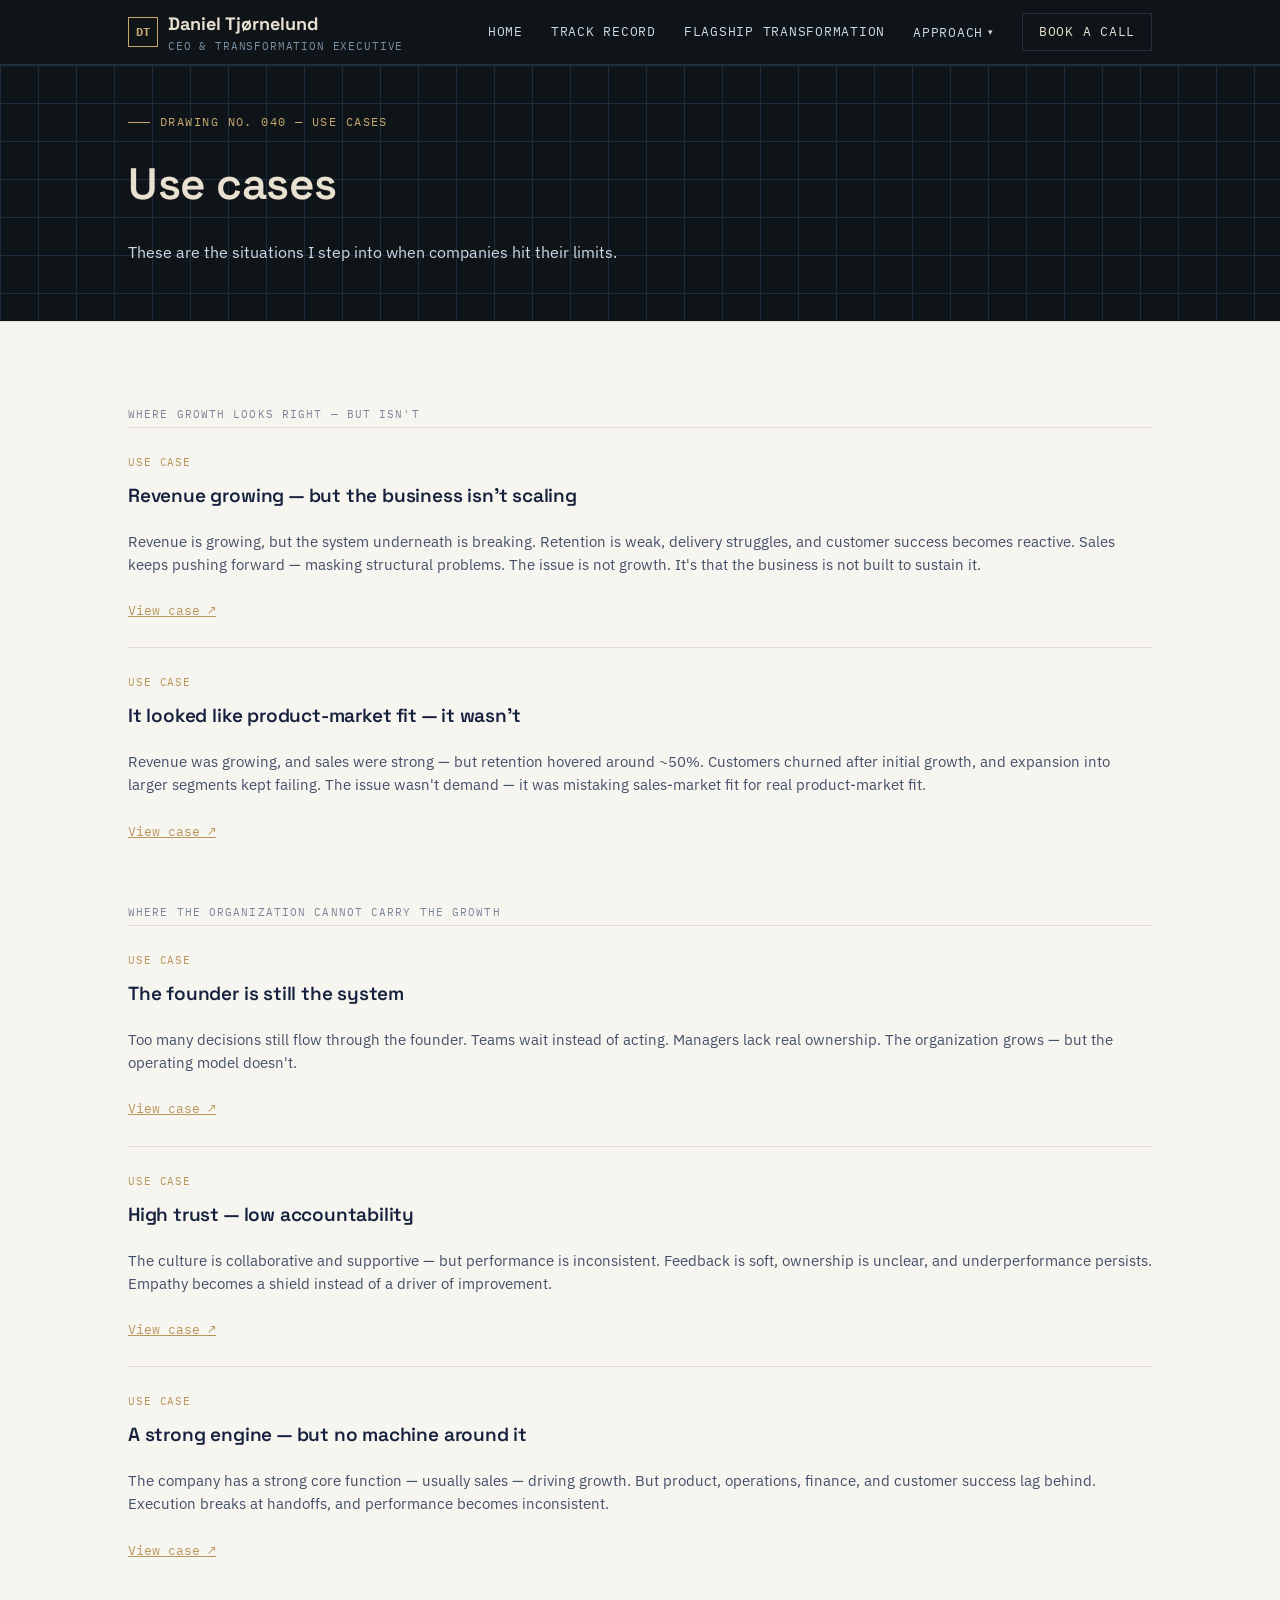
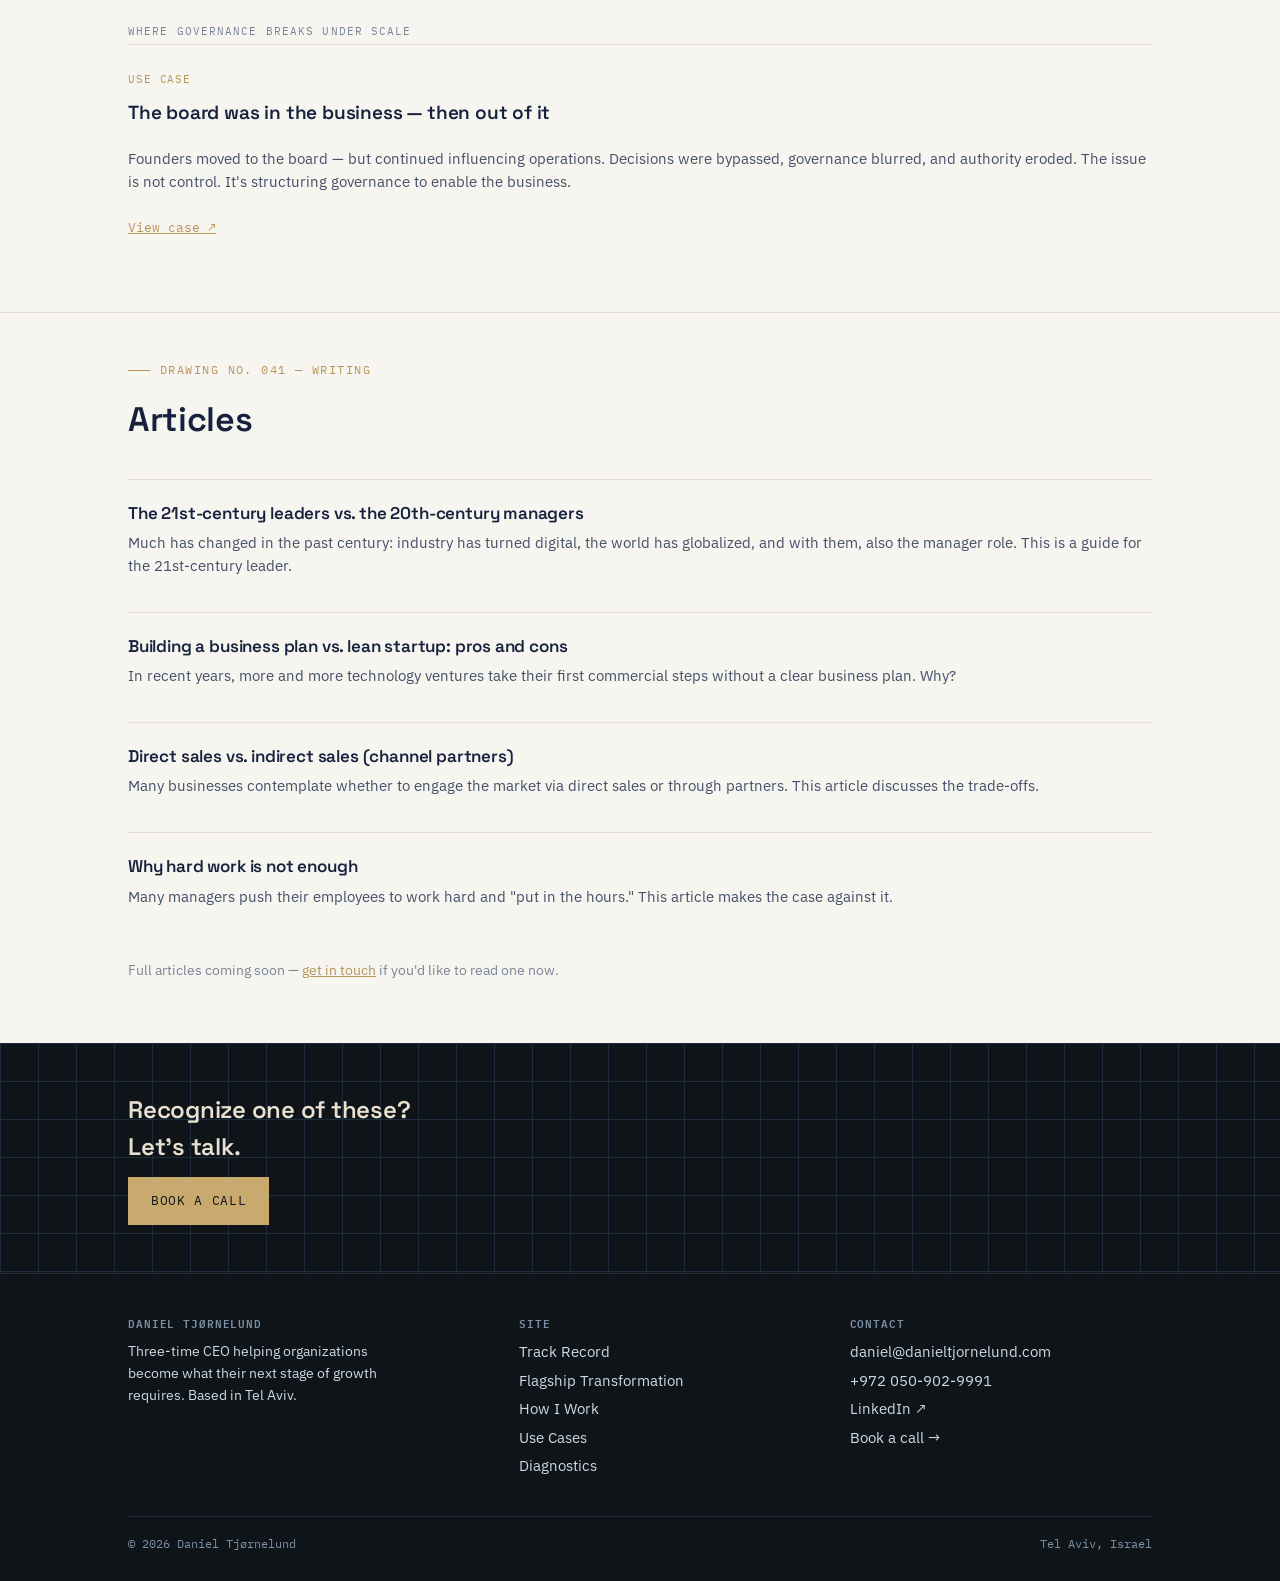
<file: use-cases.html>
<!doctype html>
<html lang="en">
<head>
<meta charset="UTF-8"><meta name="viewport" content="width=device-width, initial-scale=1">
<title>Use Cases | Daniel Tjørnelund</title>
<meta name="description" content="The situations Daniel Tjørnelund steps into when companies hit their limits.">
<link rel="canonical" href="https://www.danieltjornelund.com/use-cases.html">
<link rel="preconnect" href="https://fonts.googleapis.com">
<link href="https://fonts.googleapis.com/css2?family=Space+Grotesk:wght@500;600;700&family=IBM+Plex+Sans:wght@400;500;600&family=IBM+Plex+Mono:wght@400;500&display=swap" rel="stylesheet">
<link rel="stylesheet" href="styles.css?v=6">
</head>
<body>
<header class="site-header">
  <div class="wrap">
    <a class="brand" href="index.html"><span class="mark">DT</span><span>Daniel Tjørnelund<small>CEO & Transformation Executive</small></span></a>
    <nav class="primary">
      <a href="index.html">Home</a><a href="track-record.html">Track Record</a><a href="flagship-transformation.html">Flagship Transformation</a><div class="nav-dropdown"><button class="dropdown-toggle active" type="button">Approach<span class="caret">▾</span></button><div class="dropdown-menu"><a href="how-i-work.html">How I Work</a><a href="use-cases.html" class="active">Use Cases</a><a href="diagnostics.html">Diagnostics</a></div></div>
      <a href="book-daniel.html" class="btn" style="padding:8px 16px;color:var(--dark-ink);border-color:var(--dark-card-border);">Book a Call</a>
    </nav>
    <button class="menu-btn" aria-label="Open menu" aria-expanded="false"><svg viewBox="0 0 24 24" fill="none" stroke="currentColor" stroke-width="2"><line x1="3" y1="6" x2="21" y2="6"/><line x1="3" y1="12" x2="21" y2="12"/><line x1="3" y1="18" x2="21" y2="18"/></svg></button>
  </div>
  <nav class="mobile-nav"><a href="index.html">Home</a><a href="track-record.html">Track Record</a><a href="flagship-transformation.html">Flagship Transformation</a><a href="how-i-work.html">How I Work</a><a href="use-cases.html">Use Cases</a><a href="diagnostics.html">Diagnostics</a><a href="book-daniel.html">Book a Call</a></nav>
</header>
<main>
  <section class="page-hero dark-section" style="border-top:none;">
    <div class="wrap">
      <div class="eyebrow">Drawing No. 040 — Use Cases</div>
      <h1>Use cases</h1>
      <p class="lede">These are the situations I step into when companies hit their limits.</p>
    </div>
  </section>
  <section>
    <div class="wrap">
      <div class="cluster-label">Where growth looks right — but isn't</div>
      <div class="case"><span class="frame">Use Case</span><h3>Revenue growing — but the business isn't scaling</h3><p>Revenue is growing, but the system underneath is breaking. Retention is weak, delivery struggles, and customer success becomes reactive. Sales keeps pushing forward — masking structural problems. The issue is not growth. It's that the business is not built to sustain it.</p><a href="revenue-growing-not-scaling.pdf" target="_blank" rel="noopener" class="mono" style="font-size:13px;color:var(--gold);">View case ↗</a></div>
      <div class="case"><span class="frame">Use Case</span><h3>It looked like product-market fit — it wasn't</h3><p>Revenue was growing, and sales were strong — but retention hovered around ~50%. Customers churned after initial growth, and expansion into larger segments kept failing. The issue wasn't demand — it was mistaking sales-market fit for real product-market fit.</p><a href="it-looked-like-pmf.pdf" target="_blank" rel="noopener" class="mono" style="font-size:13px;color:var(--gold);">View case ↗</a></div>
      <div class="cluster-label">Where the organization cannot carry the growth</div>
      <div class="case"><span class="frame">Use Case</span><h3>The founder is still the system</h3><p>Too many decisions still flow through the founder. Teams wait instead of acting. Managers lack real ownership. The organization grows — but the operating model doesn't.</p><a href="founder-is-still-the-system.pdf" target="_blank" rel="noopener" class="mono" style="font-size:13px;color:var(--gold);">View case ↗</a></div>
      <div class="case"><span class="frame">Use Case</span><h3>High trust — low accountability</h3><p>The culture is collaborative and supportive — but performance is inconsistent. Feedback is soft, ownership is unclear, and underperformance persists. Empathy becomes a shield instead of a driver of improvement.</p><a href="high-trust-low-accountability.pdf" target="_blank" rel="noopener" class="mono" style="font-size:13px;color:var(--gold);">View case ↗</a></div>
      <div class="case"><span class="frame">Use Case</span><h3>A strong engine — but no machine around it</h3><p>The company has a strong core function — usually sales — driving growth. But product, operations, finance, and customer success lag behind. Execution breaks at handoffs, and performance becomes inconsistent.</p><a href="strong-engine-no-machine.pdf" target="_blank" rel="noopener" class="mono" style="font-size:13px;color:var(--gold);">View case ↗</a></div>
      <div class="cluster-label">Where governance breaks under scale</div>
      <div class="case"><span class="frame">Use Case</span><h3>The board was in the business — then out of it</h3><p>Founders moved to the board — but continued influencing operations. Decisions were bypassed, governance blurred, and authority eroded. The issue is not control. It's structuring governance to enable the business.</p><a href="board-was-in-the-business.pdf" target="_blank" rel="noopener" class="mono" style="font-size:13px;color:var(--gold);">View case ↗</a></div>
    </div>
  </section>
  <section>
    <div class="wrap">
      <div class="section-head"><div class="eyebrow">Drawing No. 041 — Writing</div><h2>Articles</h2></div>
      <div class="article-tile"><h3>The 21st-century leaders vs. the 20th-century managers</h3><p>Much has changed in the past century: industry has turned digital, the world has globalized, and with them, also the manager role. This is a guide for the 21st-century leader.</p></div>
      <div class="article-tile"><h3>Building a business plan vs. lean startup: pros and cons</h3><p>In recent years, more and more technology ventures take their first commercial steps without a clear business plan. Why?</p></div>
      <div class="article-tile"><h3>Direct sales vs. indirect sales (channel partners)</h3><p>Many businesses contemplate whether to engage the market via direct sales or through partners. This article discusses the trade-offs.</p></div>
      <div class="article-tile"><h3>Why hard work is not enough</h3><p>Many managers push their employees to work hard and "put in the hours." This article makes the case against it.</p></div>
      <p style="margin-top:18px;font-size:13.5px;color:var(--graphite);">Full articles coming soon — <a href="book-daniel.html">get in touch</a> if you'd like to read one now.</p>
    </div>
  </section>
  <section class="dark-section">
    <div class="wrap"><h2 style="max-width:20ch;">Recognize one of these? Let's talk.</h2><a href="book-daniel.html" class="btn primary">Book a call</a></div>
  </section>
</main>
<footer class="site-footer"><div class="wrap"><div class="footer-grid"><div><h4>Daniel Tjørnelund</h4><p style="font-size:14px;max-width:34ch;">Three-time CEO helping organizations become what their next stage of growth requires. Based in Tel Aviv.</p></div><div><h4>Site</h4><a href="track-record.html">Track Record</a><a href="flagship-transformation.html">Flagship Transformation</a><a href="how-i-work.html">How I Work</a><a href="use-cases.html">Use Cases</a><a href="diagnostics.html">Diagnostics</a></div><div><h4>Contact</h4><a href="mailto:daniel@danieltjornelund.com">daniel@danieltjornelund.com</a><a href="tel:+972509029991">+972 050-902-9991</a><a href="http://www.linkedin.com/in/danieltjornelund" target="_blank" rel="noopener">LinkedIn ↗</a><a href="book-daniel.html">Book a call →</a></div></div><div class="footer-bottom"><span>© 2026 Daniel Tjørnelund</span><span>Tel Aviv, Israel</span></div></div></footer>
<script src="main.js?v=2"></script>
</body>
</html>
</file>
<file: styles.css>
:root{
  --paper:#F7F5F0;
  --paper-line:#E4DFD2;
  --ink:#16213D;
  --ink-soft:#445068;
  --gold:#B8955A;
  --gold-light:#C8A96E;
  --graphite:#7A8499;
  --card:#FFFFFF;
  --card-border:#DDD9CF;

  --dark-bg:#0F1419;
  --dark-line:#1E2D3D;
  --dark-ink:#E8E0D0;
  --dark-ink-soft:#CBDAE6;
  --dark-gold:#C8A96E;
  --dark-gold-light:#E0C898;
  --dark-graphite:#7A90A4;
  --dark-card:#141C26;
  --dark-card-border:#243040;

  --display:"Space Grotesk","Archivo",sans-serif;
  --body:"IBM Plex Sans","Inter",sans-serif;
  --mono:"IBM Plex Mono",ui-monospace,monospace;
  --max:1120px;
  --gutter:24px;
}
@media(min-width:760px){:root{--gutter:48px;}}
*{box-sizing:border-box;}
html{scroll-behavior:smooth;}
@media(prefers-reduced-motion:reduce){*{animation-duration:.01ms!important;transition-duration:.01ms!important;scroll-behavior:auto!important;}}

body{margin:0;background:var(--paper);color:var(--ink);font-family:var(--body);font-size:16px;line-height:1.55;-webkit-font-smoothing:antialiased;}
h1,h2,h3,h4{font-family:var(--display);font-weight:600;margin:0 0 .5em;color:inherit;letter-spacing:-.01em;}
p{margin:0 0 1em;color:var(--ink-soft);}
a{color:var(--gold);}
.mono{font-family:var(--mono);}
.wrap{max-width:var(--max);margin:0 auto;padding:0 var(--gutter);}

/* ── LIGHT sections (default) ── */
section{padding:48px 0;border-top:1px solid var(--paper-line);background:var(--paper);}
section.tight{padding:32px 0;}

/* ── DARK sections ── */
.dark-section{
  background:var(--dark-bg);
  color:var(--dark-ink);
  border-top:none;
  background-image:linear-gradient(var(--dark-line) 1px,transparent 1px),linear-gradient(90deg,var(--dark-line) 1px,transparent 1px);
  background-size:100% 38px,38px 100%;
}
.dark-section h1,.dark-section h2,.dark-section h3,.dark-section h4{color:var(--dark-ink);}
.dark-section p{color:var(--dark-ink-soft);}
.dark-section .card p,.dark-section .card .teaser,.dark-section .card .reveal-body p{color:var(--ink-soft);}
.dark-section blockquote{color:var(--dark-ink);border-left-color:var(--dark-gold);}
.dark-section .eyebrow{color:var(--dark-gold);}
.dark-section .eyebrow::before{background:var(--dark-gold);}
.dark-section .lede{color:var(--dark-ink-soft);}
.dark-section .state-block{border-color:var(--dark-card-border);}
.dark-section .state-block .tag{color:var(--dark-graphite);}
.dark-section .state-block .val{color:var(--dark-ink);}
.dark-section .state-arrow{color:var(--dark-gold);}
.dark-section .state-arrow .line{background:var(--dark-gold);}
.dark-section .schematic{background:var(--dark-card);border-color:var(--dark-card-border);}
.dark-section .btn{color:var(--dark-ink);border-color:var(--dark-card-border);}
.dark-section .btn:hover{background:var(--dark-card-border);border-color:var(--dark-gold);}
.dark-section .btn.primary{background:var(--dark-gold);color:var(--dark-bg);border-color:var(--dark-gold);}
.dark-section .btn.primary:hover{background:var(--dark-gold-light);border-color:var(--dark-gold-light);}
.dark-section .spec-list li{color:var(--dark-ink-soft);border-bottom-color:var(--dark-line);}
.dark-section .spec-list li::before{color:var(--dark-gold);}
.dark-section .title-block{border-color:var(--dark-card-border);color:var(--dark-graphite);}
.dark-section .title-block strong{color:var(--dark-gold);}

/* ── DARK metrics (used in both light and dark sections) ── */
.metrics{display:grid;gap:1px;background:var(--dark-card-border);border:1px solid var(--dark-card-border);grid-template-columns:repeat(2,1fr);}
@media(min-width:680px){.metrics{grid-template-columns:repeat(4,1fr);}}
.metric{background:var(--dark-card);padding:20px 16px;}
.metric .tag{font-family:var(--mono);font-size:10.5px;text-transform:uppercase;letter-spacing:.08em;color:var(--dark-graphite);display:block;margin-bottom:6px;}
.metric .val{font-family:var(--display);font-size:clamp(20px,3vw,28px);font-weight:700;color:var(--dark-ink);}
.metric .val .from{color:var(--dark-graphite);font-weight:400;font-size:.75em;}
.metric .val .arrow{color:var(--dark-gold);margin:0 4px;}

/* ── EYEBROW ── */
.eyebrow{font-family:var(--mono);font-size:12px;letter-spacing:.12em;text-transform:uppercase;color:var(--gold);display:flex;align-items:center;gap:10px;margin-bottom:14px;}
.eyebrow::before{content:"";width:22px;height:1px;background:var(--gold);}

/* ── NAV ── */
.site-header{position:sticky;top:0;z-index:50;background:var(--dark-bg);border-bottom:1px solid var(--dark-card-border);}
.site-header .wrap{display:flex;align-items:center;justify-content:space-between;height:64px;}
.brand{display:flex;align-items:center;gap:10px;text-decoration:none;color:var(--dark-ink);font-family:var(--display);font-weight:700;font-size:18px;}
.brand .mark{width:30px;height:30px;flex:none;border:1.5px solid var(--dark-gold);display:flex;align-items:center;justify-content:center;font-family:var(--mono);font-size:12px;font-weight:700;color:var(--dark-gold);}
.brand small{display:block;font-family:var(--mono);font-weight:400;font-size:10.5px;letter-spacing:.08em;color:var(--dark-graphite);text-transform:uppercase;}
nav.primary{display:none;gap:28px;}
nav.primary a{font-family:var(--mono);font-size:12.5px;letter-spacing:.06em;text-transform:uppercase;text-decoration:none;color:var(--dark-ink-soft);padding:4px 0;border-bottom:1px solid transparent;}
nav.primary a:hover,nav.primary a.active{color:var(--dark-ink);border-bottom-color:var(--dark-gold);}
@media(min-width:880px){nav.primary{display:flex;align-items:center;}}
.menu-btn{display:flex;align-items:center;justify-content:center;width:40px;height:40px;border:1.5px solid var(--dark-card-border);background:none;cursor:pointer;color:var(--dark-ink);}
@media(min-width:880px){.menu-btn{display:none;}}
.menu-btn svg{width:18px;height:18px;}
.mobile-nav{display:none;flex-direction:column;border-bottom:1px solid var(--dark-card-border);background:var(--dark-bg);}
.mobile-nav.open{display:flex;}
.mobile-nav a{padding:16px var(--gutter);text-decoration:none;font-family:var(--mono);font-size:13px;letter-spacing:.05em;text-transform:uppercase;color:var(--dark-ink);border-top:1px solid var(--dark-line);}
@media(min-width:880px){.mobile-nav{display:none!important;}}

/* ── HERO (dark) ── */
.hero{padding:56px 0 40px;}
@media(min-width:760px){.hero{padding:96px 0 64px;}}
.hero h1{font-size:clamp(32px,6vw,56px);line-height:1.05;max-width:14ch;}
.hero .lede{font-size:18px;max-width:52ch;}
.schematic{margin-top:40px;border:1px solid var(--dark-card-border);background:var(--dark-card);padding:20px;}
.schematic-row{display:flex;flex-direction:column;gap:18px;}
@media(min-width:680px){.schematic-row{flex-direction:row;align-items:stretch;gap:0;}}
.state-block{flex:1;padding:18px;border:1px dashed var(--dark-line);}
.state-block .tag{font-family:var(--mono);font-size:10.5px;letter-spacing:.1em;text-transform:uppercase;color:var(--dark-graphite);display:block;margin-bottom:8px;}
.state-block .val{font-family:var(--display);font-weight:700;font-size:21px;color:var(--dark-ink);}
.state-arrow{display:flex;align-items:center;justify-content:center;padding:6px 0;color:var(--dark-gold);font-family:var(--mono);font-size:13px;}
@media(min-width:680px){.state-arrow{padding:0 14px;flex-direction:column;gap:6px;}.state-arrow .line{width:1px;flex:1;background:var(--dark-gold);}}
.state-arrow .line{height:1px;width:100%;background:var(--dark-gold);}

/* ── LIGHT section components ── */
.section-head{max-width:62ch;margin-bottom:32px;}
.section-head h2{font-size:clamp(24px,4vw,34px);}
.section-head .lede{color:var(--ink-soft);font-size:16.5px;}
.grid{display:grid;gap:18px;}
@media(min-width:680px){.grid.cols-2{grid-template-columns:1fr 1fr;}}
@media(min-width:880px){.grid.cols-3{grid-template-columns:repeat(3,1fr);}}
.card{border:1px solid var(--card-border);background:var(--card);padding:24px;}
.card .num{font-family:var(--mono);font-size:12px;color:var(--gold);display:block;margin-bottom:10px;}
.card h3{font-size:18px;margin-bottom:8px;color:var(--ink);}
.card p{font-size:14.5px;margin-bottom:0;}
.spec-list{list-style:none;margin:0;padding:0;display:grid;gap:10px;}
.spec-list li{display:flex;gap:12px;align-items:flex-start;font-size:15px;color:var(--ink-soft);padding-bottom:10px;border-bottom:1px solid var(--paper-line);}
.spec-list li::before{content:"—";color:var(--gold);font-family:var(--mono);flex:none;}
blockquote{border-left:2px solid var(--gold);margin:0;padding:4px 0 4px 20px;font-family:var(--display);font-size:19px;color:var(--ink);}

/* ── BUTTONS (light bg default) ── */
.btn{display:inline-flex;align-items:center;gap:8px;font-family:var(--mono);font-size:13px;letter-spacing:.05em;text-transform:uppercase;padding:13px 22px;border:1.5px solid var(--card-border);text-decoration:none;color:var(--ink);background:transparent;cursor:pointer;transition:background .15s,color .15s,border-color .15s;}
.btn:hover{background:var(--paper-line);border-color:var(--gold);}
.btn.primary{background:var(--ink);color:var(--paper);border-color:var(--ink);}
.btn.primary:hover{background:var(--dark-bg);border-color:var(--dark-bg);}

.case{padding:26px 0;border-top:1px solid var(--paper-line);display:grid;gap:10px;}
.case h3{font-size:19px;color:var(--ink);}
.case .frame{font-family:var(--mono);font-size:11px;text-transform:uppercase;letter-spacing:.08em;color:var(--gold);}
.case p{font-size:15px;}
.cluster-label{font-family:var(--mono);font-size:11px;text-transform:uppercase;letter-spacing:.1em;color:var(--graphite);margin:36px 0 4px;}
.article-tile{border-top:1px solid var(--paper-line);padding:20px 0;}
.article-tile h3{font-size:17px;margin-bottom:6px;color:var(--ink);}
.article-tile p{font-size:14.5px;}

/* ── FORM ── */
form.contact-form{display:grid;gap:14px;max-width:560px;}
.form-row{display:grid;gap:14px;}
@media(min-width:560px){.form-row.two{grid-template-columns:1fr 1fr;}}
label{font-family:var(--mono);font-size:11px;text-transform:uppercase;letter-spacing:.08em;color:var(--graphite);display:block;margin-bottom:6px;}
input,textarea{width:100%;border:1px solid var(--card-border);background:var(--card);padding:12px;font-family:var(--body);font-size:15px;color:var(--ink);}
input:focus,textarea:focus,a:focus-visible,button:focus-visible{outline:2px solid var(--gold);outline-offset:2px;}
textarea{min-height:120px;resize:vertical;}
.form-status{font-family:var(--mono);font-size:13px;min-height:20px;}
.form-status.ok{color:#3C6E47;}
.form-status.err{color:#B85A16;}

/* ── FOOTER (dark) ── */
footer.site-footer{background:var(--dark-bg);border-top:1px solid var(--dark-card-border);margin-top:0;padding:40px 0 28px;}
.footer-grid{display:grid;gap:28px;}
@media(min-width:680px){.footer-grid{grid-template-columns:1.2fr 1fr 1fr;}}
.footer-grid h4{font-family:var(--mono);font-size:11px;text-transform:uppercase;letter-spacing:.08em;color:var(--dark-graphite);margin-bottom:10px;}
.footer-grid p{color:var(--dark-ink-soft);}
.footer-grid a{display:block;text-decoration:none;color:var(--dark-ink-soft);font-size:14.5px;margin-bottom:6px;}
.footer-grid a:hover{color:var(--dark-gold);}
.footer-bottom{margin-top:32px;padding-top:18px;border-top:1px solid var(--dark-line);display:flex;flex-wrap:wrap;gap:10px;justify-content:space-between;font-family:var(--mono);font-size:11.5px;color:var(--dark-graphite);}

/* ── PAGE HERO (dark, sub-pages) ── */
.page-hero{padding:48px 0 40px;}
.page-hero .eyebrow{margin-bottom:18px;}
.page-hero h1{font-size:clamp(28px,5vw,44px);max-width:18ch;}
.page-hero .lede{max-width:60ch;}
.title-block{border:1px solid var(--card-border);padding:14px 18px;margin-top:24px;display:flex;flex-wrap:wrap;gap:8px 20px;font-family:var(--mono);font-size:11px;color:var(--graphite);text-transform:uppercase;letter-spacing:.06em;}
.title-block strong{color:var(--gold);}

/* REVEAL CARD — teaser visible, detail on hover/tap */
.card.reveal{cursor:pointer;position:relative;}
.card.reveal h3{font-size:19px;margin-bottom:6px;}
.card.reveal .teaser{font-size:14px;color:var(--ink-soft);margin:0;transition:opacity .2s ease;}
.card.reveal .reveal-body{max-height:0;opacity:0;overflow:hidden;transition:max-height .35s ease,opacity .3s ease,margin-top .3s ease;margin-top:0;}
.card.reveal.open .reveal-body,.card.reveal:hover .reveal-body{max-height:400px;opacity:1;margin-top:10px;}
.card.reveal.open .teaser,.card.reveal:hover .teaser{opacity:0;max-height:0;margin:0;}
.card.reveal .toggle-mark{position:absolute;top:24px;right:24px;font-family:var(--mono);font-size:16px;color:var(--gold);transition:transform .25s ease;}
.card.reveal.open .toggle-mark,.card.reveal:hover .toggle-mark{transform:rotate(45deg);}

/* REVEAL LIST ITEM — bold headline visible, detail on hover/tap */
.spec-list.reveal-list li{cursor:pointer;display:block;}
.spec-list.reveal-list li::before{display:none;}
.spec-list.reveal-list .line-head{font-weight:600;color:var(--ink);font-size:15.5px;display:flex;gap:10px;}
.spec-list.reveal-list .line-head::before{content:"—";color:var(--gold);font-family:var(--mono);flex:none;font-weight:400;}
.spec-list.reveal-list .line-detail{display:block;max-height:0;opacity:0;overflow:hidden;transition:max-height .3s ease,opacity .25s ease,margin-top .25s ease;margin-top:0;font-size:14px;color:var(--graphite);padding-left:22px;}
.spec-list.reveal-list li.open .line-detail,.spec-list.reveal-list li:hover .line-detail{max-height:200px;opacity:1;margin-top:6px;}

/* DIAGNOSTIC TOOL */
.diag-q{border:1px solid var(--card-border);background:var(--card);padding:20px 22px;margin-bottom:1px;cursor:pointer;transition:border-color .15s;}
.diag-q:hover{border-color:var(--gold);}
.diag-q label{display:flex;align-items:flex-start;gap:14px;cursor:pointer;font-family:var(--body);font-size:15.5px;color:var(--ink);text-transform:none;letter-spacing:normal;font-weight:400;margin:0;}
.diag-q input[type="checkbox"]{margin-top:3px;width:18px;height:18px;flex:none;accent-color:var(--gold);cursor:pointer;}
.diag-actions{display:flex;gap:14px;flex-wrap:wrap;margin-top:24px;}
.diag-result{display:none;border:1px solid var(--gold);background:var(--card);padding:28px;margin-top:24px;}
.diag-result.show{display:block;}
.diag-result h3{font-size:22px;margin-bottom:10px;}
.diag-result .stage-tag{font-family:var(--mono);font-size:12px;letter-spacing:.1em;text-transform:uppercase;color:var(--gold);margin-bottom:8px;display:block;}
.diag-bar-track{background:var(--paper-line);height:8px;width:100%;margin:4px 0 2px;position:relative;}
.diag-bar-fill{background:var(--gold);height:100%;transition:width .5s ease;}
.diag-band-labels{display:flex;justify-content:space-between;font-family:var(--mono);font-size:10.5px;color:var(--graphite);text-transform:uppercase;letter-spacing:.05em;margin-bottom:20px;}

/* LIKERT / CHOICE QUESTIONS */
.likert-q{border:1px solid var(--card-border);background:var(--card);padding:22px;margin-bottom:1px;}
.likert-q .q-meta{font-family:var(--mono);font-size:11px;color:var(--gold);text-transform:uppercase;letter-spacing:.08em;margin-bottom:8px;}
.likert-q .q-text{font-size:15.5px;color:var(--ink);margin-bottom:16px;line-height:1.5;}
.likert-scale{display:flex;align-items:center;gap:10px;flex-wrap:nowrap;}
.likert-scale .anchor{font-size:11px;color:var(--graphite);font-family:var(--mono);text-transform:uppercase;letter-spacing:.03em;max-width:110px;line-height:1.3;flex:none;}
.likert-scale .anchor.right{text-align:right;}
.likert-scale .opts{display:flex;gap:8px;flex:none;}
.likert-scale input[type="radio"]{position:absolute;opacity:0;width:0;height:0;}
.likert-scale label.opt{width:38px;height:38px;border:1px solid var(--card-border);display:flex;align-items:center;justify-content:center;font-family:var(--mono);font-size:14px;cursor:pointer;color:var(--ink);transition:background .15s,border-color .15s,color .15s;}
.likert-scale input[type="radio"]:checked + label.opt{background:var(--gold);border-color:var(--gold);color:#fff;}
.choice-q{display:flex;flex-direction:column;gap:8px;}
.choice-q label{display:flex;gap:12px;align-items:flex-start;border:1px solid var(--card-border);padding:14px 16px;cursor:pointer;font-size:14.5px;color:var(--ink);transition:border-color .15s,background .15s;}
.choice-q label:hover{border-color:var(--gold);}
.choice-q input[type="radio"]{margin-top:3px;accent-color:var(--gold);flex:none;width:18px;height:18px;}
.choice-q input[type="radio"]:checked + span{font-weight:600;}
.choice-q label:has(input:checked){border-color:var(--gold);background:#FBF7EF;}
.diag-section-label{font-family:var(--mono);font-size:12px;letter-spacing:.1em;text-transform:uppercase;color:var(--graphite);margin:32px 0 12px;}
.diag-section-label:first-child{margin-top:0;}
.q-hidden{display:none;}
.legit-callout{border-left:3px solid var(--gold);background:#FBF7EF;padding:14px 18px;margin-top:16px;font-size:14px;color:var(--ink);}

/* NAV DROPDOWN */
.nav-dropdown{position:relative;}
.nav-dropdown .dropdown-toggle{
  background:none;border:none;cursor:pointer;
  font-family:var(--mono);font-size:12.5px;letter-spacing:.06em;text-transform:uppercase;
  color:var(--dark-ink-soft);padding:4px 0;border-bottom:1px solid transparent;
  display:flex;align-items:center;gap:5px;
}
.nav-dropdown .dropdown-toggle:hover,.nav-dropdown.open .dropdown-toggle{color:var(--dark-ink);border-bottom-color:var(--dark-gold);}
.nav-dropdown .caret{font-size:9px;transition:transform .15s;}
.nav-dropdown.open .caret{transform:rotate(180deg);}
.nav-dropdown .dropdown-menu{
  display:none;position:absolute;top:100%;left:0;margin-top:14px;
  background:var(--dark-bg);border:1px solid var(--dark-card-border);
  min-width:200px;padding:6px 0;z-index:60;
}
.nav-dropdown:hover .dropdown-menu,.nav-dropdown.open .dropdown-menu{display:block;}
.nav-dropdown .dropdown-menu a{
  display:block;padding:11px 18px;text-decoration:none;
  font-family:var(--mono);font-size:12px;letter-spacing:.05em;text-transform:uppercase;
  color:var(--dark-ink-soft);
}
.nav-dropdown .dropdown-menu a:hover,.nav-dropdown .dropdown-menu a.active{color:var(--dark-gold);}

/* SCORE DASHBOARD */
.score-dashboard{display:grid;grid-template-columns:repeat(2,1fr);gap:1px;background:var(--card-border);border:1px solid var(--card-border);margin-top:20px;}
@media(min-width:600px){.score-dashboard{grid-template-columns:repeat(4,1fr);}}
.score-cell{background:var(--card);padding:16px;}
.score-cell .score-label{font-family:var(--mono);font-size:10.5px;text-transform:uppercase;letter-spacing:.06em;color:var(--graphite);display:block;margin-bottom:6px;}
.score-cell .score-val{font-family:var(--display);font-size:19px;font-weight:700;}
.score-cell .score-val.good{color:#3C6E47;}
.score-cell .score-val.warn{color:#B8860B;}
.score-cell .score-val.bad{color:#B03A2E;}

/* TERM TOOLTIP */
.term-tip{position:relative;border-bottom:1px dotted var(--gold);cursor:help;font-weight:600;}
.term-tip .tip-bubble{
  display:none;position:absolute;bottom:calc(100% + 8px);left:0;z-index:50;
  width:260px;background:var(--dark-bg);color:var(--dark-ink);
  border:1px solid var(--dark-card-border);padding:12px 14px;
  font-family:var(--body);font-weight:400;font-size:13px;line-height:1.5;
  box-shadow:0 4px 16px rgba(0,0,0,.2);
}
.term-tip:hover .tip-bubble,.term-tip.open .tip-bubble{display:block;}

/* SHIFT CARDS (How I Work) */
.shift-card{border:1px solid var(--card-border);background:var(--card);padding:26px 24px;}
.shift-card .shift-icon{width:40px;height:40px;color:var(--gold);margin-bottom:16px;}
.shift-card .shift-icon svg{width:100%;height:100%;}
.shift-card h3{font-size:19px;margin-bottom:10px;}
.shift-card p{font-size:14.5px;margin-bottom:0;}
.dark-section .shift-card{background:var(--dark-card);border-color:var(--dark-card-border);}
.dark-section .shift-card h3{color:var(--dark-ink);}
.dark-section .shift-card p{color:var(--dark-ink-soft);}
.dark-section .shift-card .shift-icon{color:var(--dark-gold);}

/* MULTI-SELECT CHECKLIST WITH SEVERITY */
.check-item{display:flex;align-items:flex-start;gap:12px;border:1px solid var(--card-border);padding:12px 16px;margin-bottom:1px;background:var(--card);}
.check-item input[type="checkbox"]{margin-top:3px;width:18px;height:18px;flex:none;accent-color:var(--gold);}
.check-item label{flex:1;font-size:14.5px;color:var(--ink);cursor:pointer;}
.check-item select{font-family:var(--mono);font-size:11.5px;text-transform:uppercase;border:1px solid var(--card-border);background:#fff;color:var(--ink);padding:6px 8px;flex:none;}
.check-item select:disabled{opacity:.35;}
.text-q{margin-bottom:16px;}
.text-q label{display:block;font-family:var(--mono);font-size:11px;text-transform:uppercase;letter-spacing:.06em;color:var(--graphite);margin-bottom:6px;}
.text-q input,.text-q textarea{width:100%;border:1px solid var(--card-border);background:var(--card);padding:10px 12px;font-family:var(--body);font-size:14.5px;color:var(--ink);}
.consistency-flag{border-left:3px solid var(--signal, #B8860B);background:#FBF3E4;padding:14px 18px;margin-top:14px;font-size:14px;color:var(--ink);}

/* PHOTO PLACEHOLDER */
.photo-placeholder{width:100%;aspect-ratio:3/4;max-width:240px;background:var(--card);border:1px dashed var(--card-border);display:flex;flex-direction:column;align-items:center;justify-content:center;gap:10px;font-family:var(--mono);font-size:11px;color:var(--graphite);text-transform:uppercase;letter-spacing:.08em;}
.photo-placeholder svg{width:40px;height:40px;opacity:.3;}
</file>
